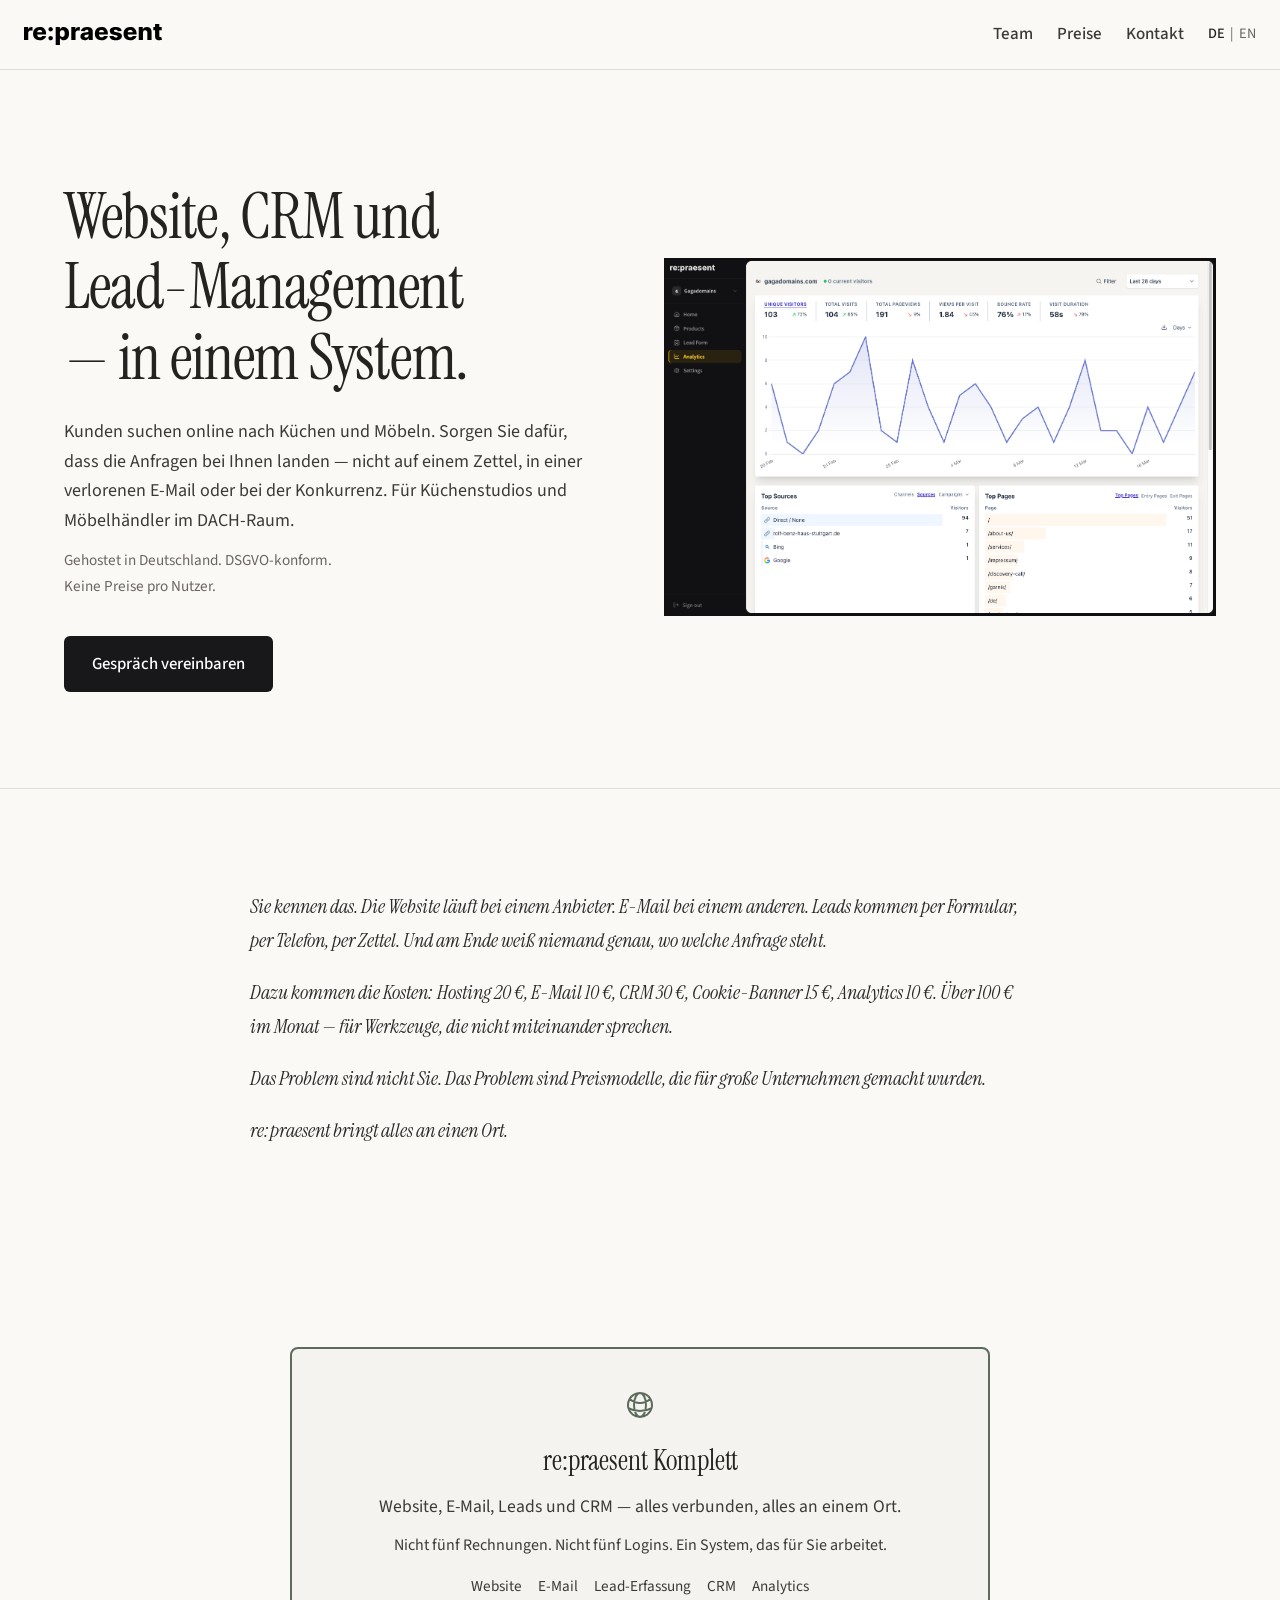
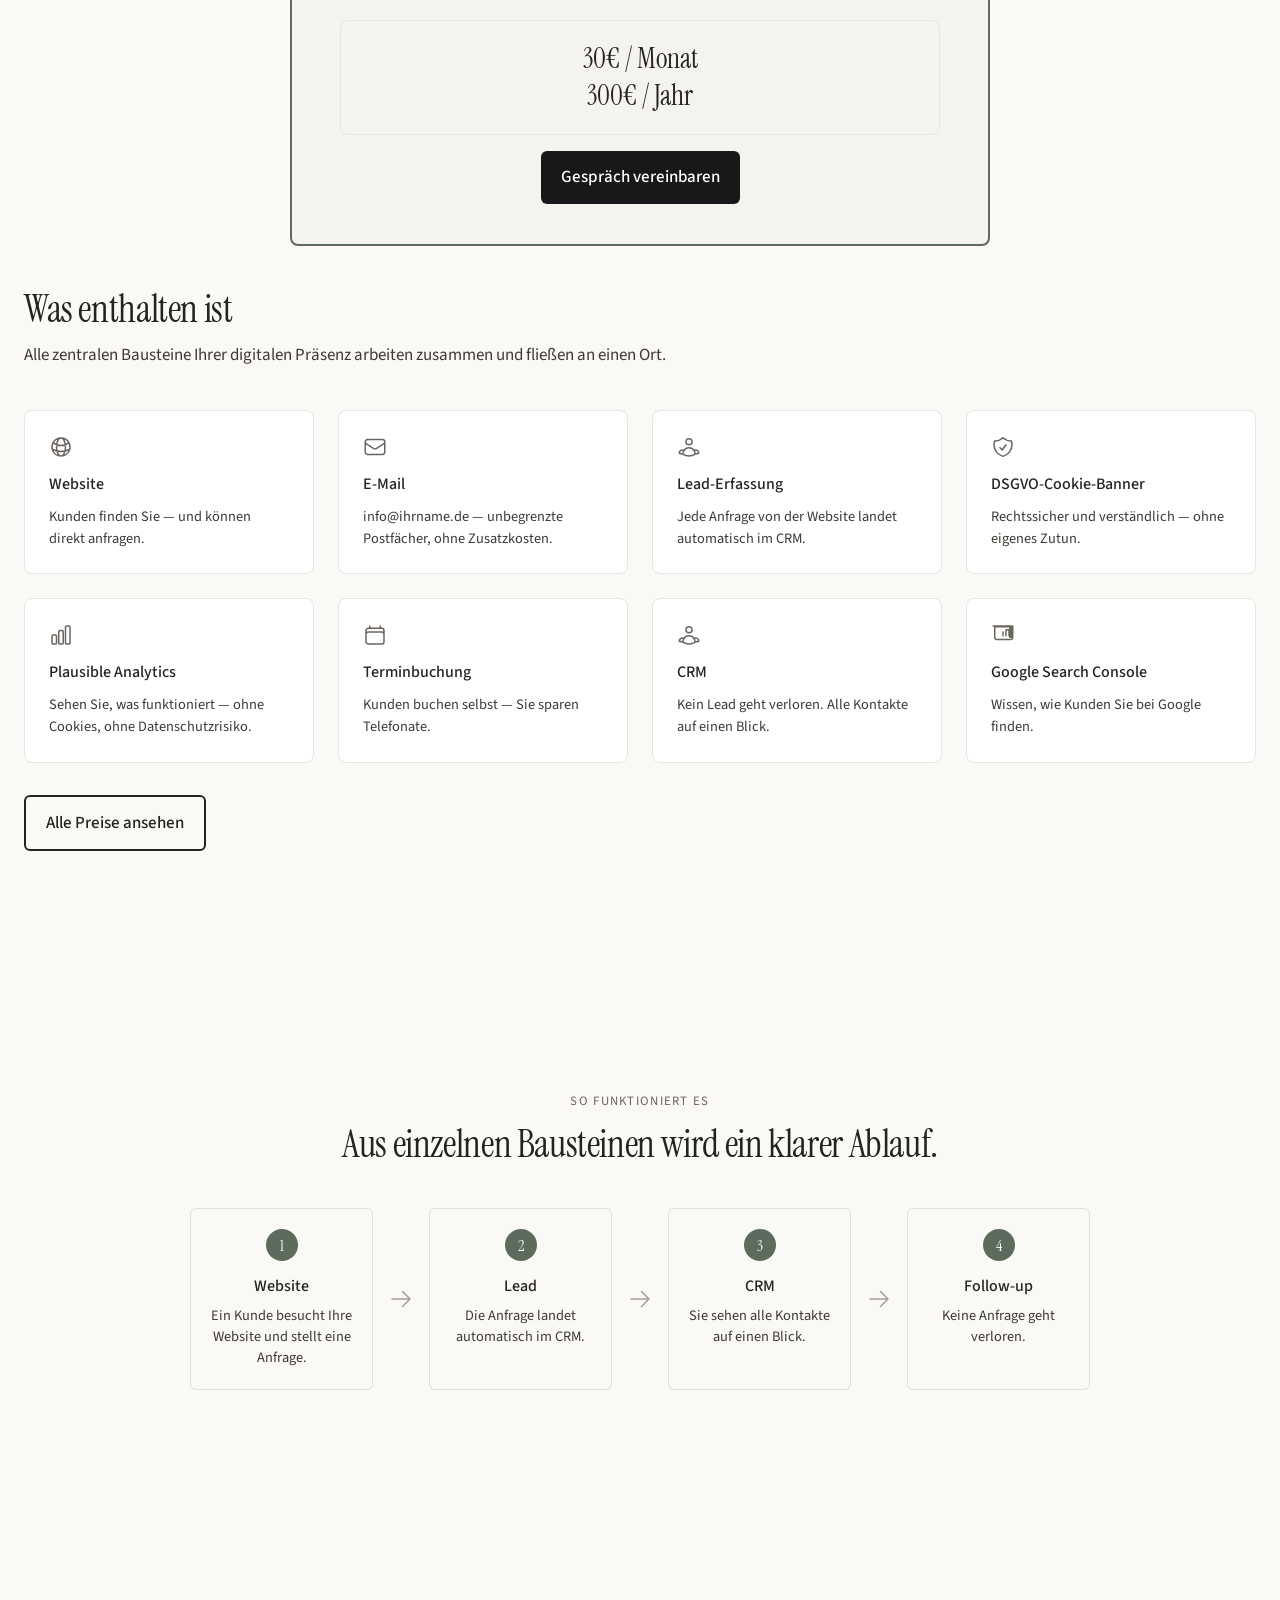
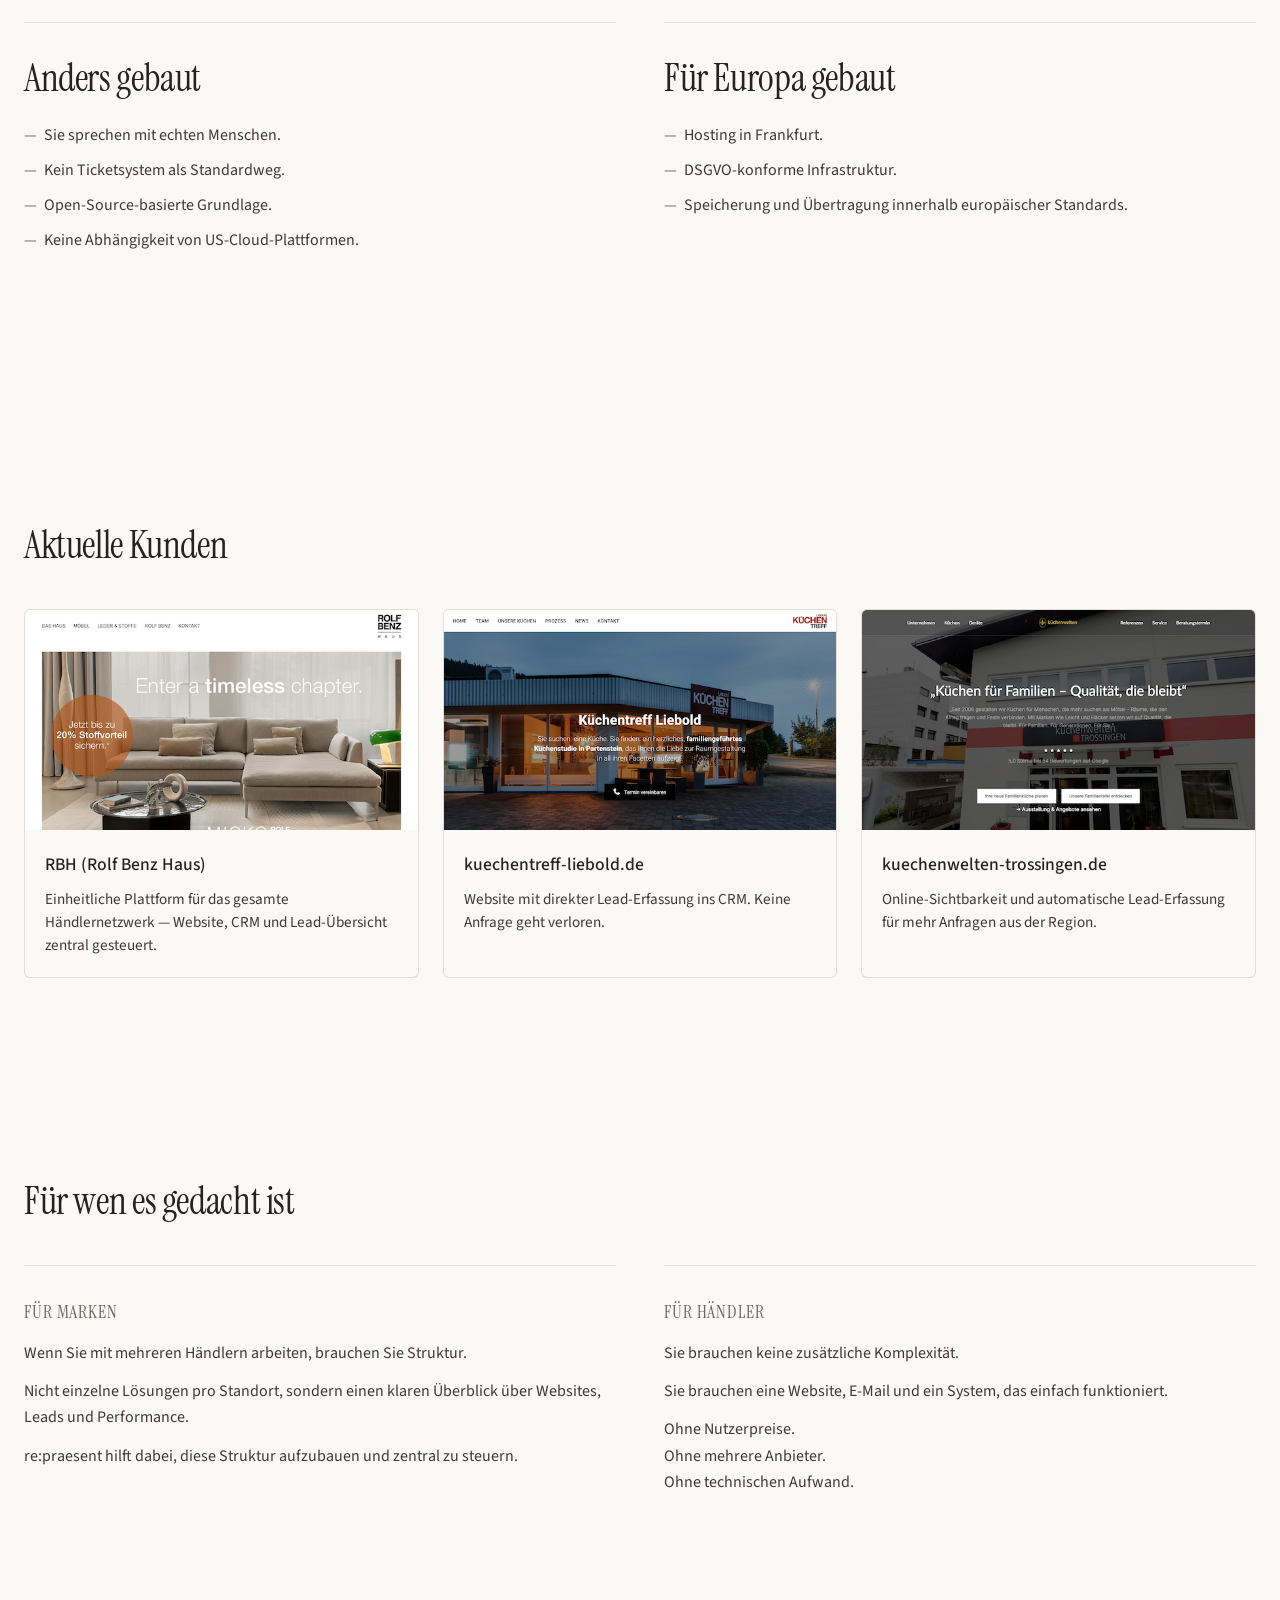
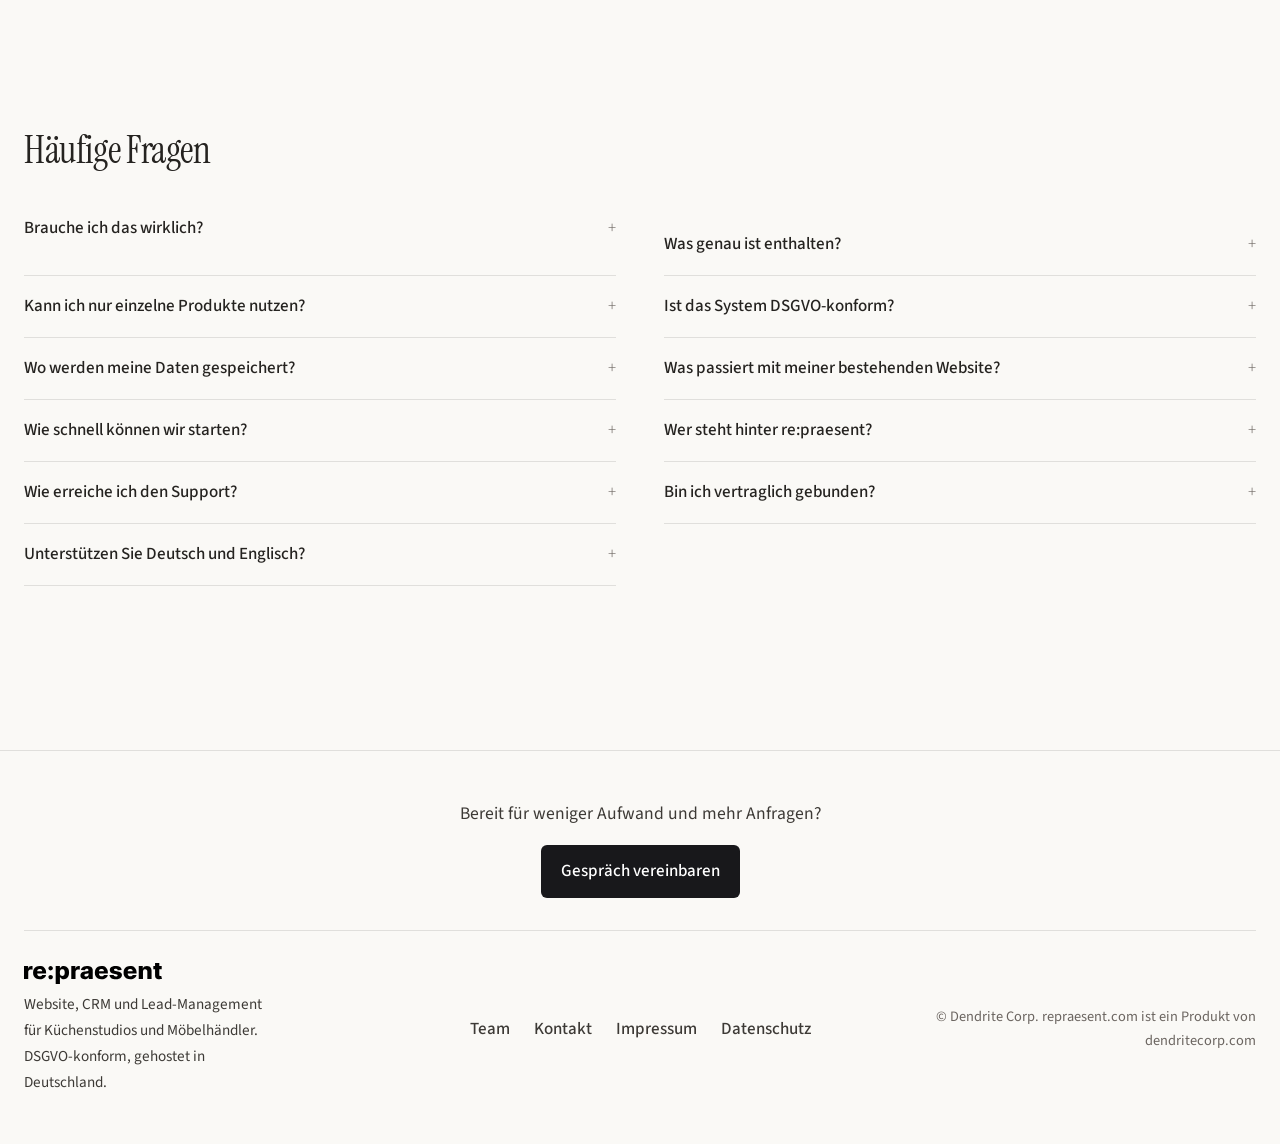
<file: index.html>
<!DOCTYPE html>
<html lang="de">
<head>
  <meta charset="utf-8" />
  <meta name="viewport" content="width=device-width, initial-scale=1" />
  <title>re:praesent — Digitale Präsenz für Küchenstudios & Möbelhändler | Website, CRM, Lead Management</title>
  <meta name="description" content="Alles für Ihre digitale Präsenz: Website für Möbelhändler, CRM für Einzelhandel, Lead Management für Küchenstudios. DSGVO-konform, gehostet in Deutschland. €30/Monat." />

  <link rel="alternate" hreflang="de" href="https://repraesent.com/" />
  <link rel="alternate" hreflang="en" href="https://repraesent.com/en/" />
  <link rel="canonical" href="https://repraesent.com/" />

  <meta property="og:type" content="website" />
  <meta property="og:url" content="https://repraesent.com/" />
  <meta property="og:title" content="re:praesent — Digitale Präsenz für Küchenstudios & Möbelhändler" />
  <meta property="og:description" content="Website für Möbelhändler, CRM für Einzelhandel, Lead Management für Küchenstudios. DSGVO-konform, gehostet in Deutschland. €30/Monat." />
  <meta property="og:locale" content="de_DE" />

  <link rel="icon" type="image/svg+xml" href="/assets/favicon/favicon.svg" />
  <link rel="stylesheet" href="css/styles.css" />
  <link rel="preconnect" href="https://fonts.googleapis.com" />
  <link rel="preconnect" href="https://fonts.gstatic.com" crossorigin />
  <link href="https://fonts.googleapis.com/css2?family=Instrument+Serif:ital@0;1&family=Source+Sans+3:ital,wght@0,400;0,500;0,600;1,400&display=swap" rel="stylesheet" />

  <script defer data-domain="repraesent.com" src="https://plausible0.gagadomains.com/js/script.file-downloads.hash.outbound-links.pageview-props.tagged-events.js"></script>
  <script>window.plausible = window.plausible || function() { (window.plausible.q = window.plausible.q || []).push(arguments) }</script>
</head>
<body data-page="home">
  <header class="site-header" id="top">
    <div class="container site-header-inner">
      <a class="brand" href="/" aria-label="re:praesent Startseite">
        <img class="brand-logo" src="assets/logo/re_praesent-mark-brand-hor.svg" alt="re:praesent" decoding="async" />
      </a>
      <nav class="site-nav" id="site-nav" aria-label="Hauptnavigation">
        <ul class="site-nav-list">
          <li><a class="site-nav-link" href="team.html">Team</a></li>
          <li><a class="site-nav-link" href="pricing.html">Preise</a></li>
          <li><a class="site-nav-link" href="contact.html">Kontakt</a></li>
          <li class="mobile-only"><a class="site-nav-link" href="impressum.html">Impressum</a></li>
          <li class="mobile-only"><a class="site-nav-link" href="privacy.html">Datenschutz</a></li>
        </ul>
        <div class="lang-switcher">
          <a href="/" aria-current="page">DE</a>
          <span aria-hidden="true">|</span>
          <a href="/en/">EN</a>
        </div>
      </nav>
      <button class="nav-toggle" type="button" aria-expanded="false" aria-controls="site-nav" aria-label="Navigation öffnen">
        <span class="nav-toggle-bar"></span>
        <span class="nav-toggle-bar"></span>
        <span class="nav-toggle-bar"></span>
      </button>
    </div>
  </header>

  <main>
    <section class="hero fade-up" id="hero">
      <div class="container hero-inner">
        <div class="hero-content">
          <h1 class="hero-title">Website, CRM und Lead-Management — in einem System.</h1>
          <p class="hero-text">Kunden suchen online nach Küchen und Möbeln. Sorgen Sie dafür, dass die Anfragen bei Ihnen landen — nicht auf einem Zettel, in einer verlorenen E-Mail oder bei der Konkurrenz. Für Küchenstudios und Möbelhändler im DACH-Raum.</p>
          <p class="hero-trust">Gehostet in Deutschland. DSGVO-konform. Keine Preise pro Nutzer.</p>
          <a class="btn" href="contact.html">Gespräch vereinbaren</a>
        </div>
        <div class="hero-visual">
          
            <img src="assets/screenshots/hero.png" alt="re:praesent" decoding="async" />
          
        </div>
      </div>
    </section>

    <section class="section story-section fade-up">
      <div class="story-container story-container-narrow">
        <div class="story-body-single story">
          <p>Sie kennen das. Die Website läuft bei einem Anbieter. E-Mail bei einem anderen. Leads kommen per Formular, per Telefon, per Zettel. Und am Ende weiß niemand genau, wo welche Anfrage steht.</p>
          <p>Dazu kommen die Kosten: Hosting 20 €, E-Mail 10 €, CRM 30 €, Cookie-Banner 15 €, Analytics 10 €. Über 100 € im Monat — für Werkzeuge, die nicht miteinander sprechen.</p>
          <p>Das Problem sind nicht Sie. Das Problem sind Preismodelle, die für große Unternehmen gemacht wurden.</p>
          <p>re:praesent bringt alles an einen Ort.</p>
        </div>
      </div>
    </section>

    <section class="section fade-up" id="product">
      <div class="container">
        <div class="card-main main-product-card pricing-hero-card fade-up">
          <span class="pricing-hero-icon" aria-hidden="true"><svg xmlns="http://www.w3.org/2000/svg" fill="none" viewBox="0 0 24 24" stroke-width="1.5" stroke="currentColor" width="32" height="32"><path stroke-linecap="round" stroke-linejoin="round" d="M12 21a9.004 9.004 0 0 0 8.716-6.747M12 21a9.004 9.004 0 0 1-8.716-6.747M12 21c2.485 0 4.5-4.03 4.5-9S14.485 3 12 3m0 18c-2.485 0-4.5-4.03-4.5-9S9.515 3 12 3m0 0a8.997 8.997 0 0 1 7.843 4.582M12 3a8.997 8.997 0 0 0-7.843 4.582m15.686 0A11.953 11.953 0 0 1 12 10.5c-2.998 0-5.74-1.1-7.843-2.918m15.686 0A8.959 8.959 0 0 1 21 12c0 .778-.099 1.533-.284 2.253m0 0A17.919 17.919 0 0 1 12 16.5c-3.162 0-6.133-.815-8.716-2.247m0 0A9.015 9.015 0 0 1 3 12c0-1.605.42-3.113 1.157-4.418" /></svg></span>
          <h3 class="pricing-hero-title">re:praesent Komplett</h3>
          <p class="pricing-hero-desc">Website, E-Mail, Leads und CRM — alles verbunden, alles an einem Ort.</p>
          <p class="pricing-hero-tagline">Nicht fünf Rechnungen. Nicht fünf Logins. Ein System, das für Sie arbeitet.</p>
          <ul class="pricing-hero-features">
            <li>Website</li>
            <li>E-Mail</li>
            <li>Lead-Erfassung</li>
            <li>CRM</li>
            <li>Analytics</li>
          </ul>
          <div class="price-box">
            <h3 class="price-box-title">30€ / Monat<br>300€ / Jahr</h3>
          </div>
          <a class="btn" href="contact.html">Gespräch vereinbaren</a>
        </div>

        <div class="section-header">
          <h2 class="section-title">Was enthalten ist</h2>
          <p class="section-description">Alle zentralen Bausteine Ihrer digitalen Präsenz arbeiten zusammen und fließen an einen Ort.</p>
        </div>
        <div class="product-cards product-cards-included">
          <div class="product-card card fade-up">
            <span class="product-card-icon" aria-hidden="true"><svg xmlns="http://www.w3.org/2000/svg" fill="none" viewBox="0 0 24 24" stroke-width="1.5" stroke="currentColor" width="24" height="24"><path stroke-linecap="round" stroke-linejoin="round" d="M12 21a9.004 9.004 0 0 0 8.716-6.747M12 21a9.004 9.004 0 0 1-8.716-6.747M12 21c2.485 0 4.5-4.03 4.5-9S14.485 3 12 3m0 18c-2.485 0-4.5-4.03-4.5-9S9.515 3 12 3m0 0a8.997 8.997 0 0 1 7.843 4.582M12 3a8.997 8.997 0 0 0-7.843 4.582m15.686 0A11.953 11.953 0 0 1 12 10.5c-2.998 0-5.74-1.1-7.843-2.918m15.686 0A8.959 8.959 0 0 1 21 12c0 .778-.099 1.533-.284 2.253m0 0A17.919 17.919 0 0 1 12 16.5c-3.162 0-6.133-.815-8.716-2.247m0 0A9.015 9.015 0 0 1 3 12c0-1.605.42-3.113 1.157-4.418" /></svg></span>
            <h3 class="product-card-name">Website</h3>
            <p class="product-card-desc">Kunden finden Sie — und können direkt anfragen.</p>
          </div>
          <div class="product-card card fade-up">
            <span class="product-card-icon" aria-hidden="true"><svg xmlns="http://www.w3.org/2000/svg" fill="none" viewBox="0 0 24 24" stroke-width="1.5" stroke="currentColor" width="24" height="24"><path stroke-linecap="round" stroke-linejoin="round" d="M21.75 6.75v10.5a2.25 2.25 0 0 1-2.25 2.25h-15a2.25 2.25 0 0 1-2.25-2.25V6.75m19.5 0A2.25 2.25 0 0 0 19.5 4.5h-15a2.25 2.25 0 0 0-2.25 2.25m19.5 0v.243a2.25 2.25 0 0 1-1.07 1.916l-7.5 4.615a2.25 2.25 0 0 1-2.36 0L3.32 8.91a2.25 2.25 0 0 1-1.07-1.916V6.75" /></svg></span>
            <h3 class="product-card-name">E-Mail</h3>
            <p class="product-card-desc">info@ihrname.de — unbegrenzte Postfächer, ohne Zusatzkosten.</p>
          </div>
          <div class="product-card card fade-up">
            <span class="product-card-icon" aria-hidden="true"><svg xmlns="http://www.w3.org/2000/svg" fill="none" viewBox="0 0 24 24" stroke-width="1.5" stroke="currentColor" width="24" height="24"><path stroke-linecap="round" stroke-linejoin="round" d="M18 18.72a9.094 9.094 0 0 0 3.741-.479 3 3 0 0 0-4.682-2.72m.94 3.198.001.031c0 .225-.012.447-.037.666A11.944 11.944 0 0 1 12 21c-2.17 0-4.207-.576-5.963-1.584A6.062 6.062 0 0 1 6 18.719m12 0a5.971 5.971 0 0 0-.941-3.197m0 0A5.995 5.995 0 0 0 12 12.75a5.995 5.995 0 0 0-5.058 2.772m0 0a3 3 0 0 0-4.681 2.72 8.986 8.986 0 0 0 3.74.477m.94-3.197a5.971 5.971 0 0 0-.94 3.197M15 6.75a3 3 0 1 1-6 0 3 3 0 0 1 6 0Z" /></svg></span>
            <h3 class="product-card-name">Lead-Erfassung</h3>
            <p class="product-card-desc">Jede Anfrage von der Website landet automatisch im CRM.</p>
          </div>
          <div class="product-card card fade-up">
            <span class="product-card-icon" aria-hidden="true"><svg xmlns="http://www.w3.org/2000/svg" fill="none" viewBox="0 0 24 24" stroke-width="1.5" stroke="currentColor" width="24" height="24"><path stroke-linecap="round" stroke-linejoin="round" d="M9 12.75 11.25 15 15 9.75m-3-7.036A11.959 11.959 0 0 1 3.598 6 11.99 11.99 0 0 0 3 9.749c0 5.592 3.824 10.29 9 11.623 5.176-1.332 9-6.03 9-11.622 0-1.31-.21-2.571-.598-3.751h-.152c-3.196 0-6.1-1.248-8.25-3.285Z" /></svg></span>
            <h3 class="product-card-name">DSGVO-Cookie-Banner</h3>
            <p class="product-card-desc">Rechtssicher und verständlich — ohne eigenes Zutun.</p>
          </div>
          <div class="product-card card fade-up">
            <span class="product-card-icon" aria-hidden="true"><svg xmlns="http://www.w3.org/2000/svg" fill="none" viewBox="0 0 24 24" stroke-width="1.5" stroke="currentColor" width="24" height="24"><path stroke-linecap="round" stroke-linejoin="round" d="M3 13.125C3 12.504 3.504 12 4.125 12h2.25c.621 0 1.125.504 1.125 1.125v6.75C7.5 20.496 6.996 21 6.375 21h-2.25A1.125 1.125 0 0 1 3 19.875v-6.75ZM9.75 8.625c0-.621.504-1.125 1.125-1.125h2.25c.621 0 1.125.504 1.125 1.125v11.25c0 .621-.504 1.125-1.125 1.125h-2.25a1.125 1.125 0 0 1-1.125-1.125V8.625ZM16.5 4.125c0-.621.504-1.125 1.125-1.125h2.25C20.496 3 21 3.504 21 4.125v15.75c0 .621-.504 1.125-1.125 1.125h-2.25a1.125 1.125 0 0 1-1.125-1.125V4.125Z" /></svg></span>
            <h3 class="product-card-name">Plausible Analytics</h3>
            <p class="product-card-desc">Sehen Sie, was funktioniert — ohne Cookies, ohne Datenschutzrisiko.</p>
          </div>
          <div class="product-card card fade-up">
            <span class="product-card-icon" aria-hidden="true"><svg xmlns="http://www.w3.org/2000/svg" fill="none" viewBox="0 0 24 24" stroke-width="1.5" stroke="currentColor" width="24" height="24"><path stroke-linecap="round" stroke-linejoin="round" d="M6.75 3v2.25M17.25 3v2.25M3 18.75V7.5a2.25 2.25 0 0 1 2.25-2.25h13.5A2.25 2.25 0 0 1 21 7.5v11.25m-18 0A2.25 2.25 0 0 0 5.25 21h13.5A2.25 2.25 0 0 0 21 18.75m-18 0v-7.5A2.25 2.25 0 0 1 5.25 9h13.5A2.25 2.25 0 0 1 21 11.25v7.5" /></svg></span>
            <h3 class="product-card-name">Terminbuchung</h3>
            <p class="product-card-desc">Kunden buchen selbst — Sie sparen Telefonate.</p>
          </div>
          <div class="product-card card fade-up">
            <span class="product-card-icon" aria-hidden="true"><svg xmlns="http://www.w3.org/2000/svg" fill="none" viewBox="0 0 24 24" stroke-width="1.5" stroke="currentColor" width="24" height="24"><path stroke-linecap="round" stroke-linejoin="round" d="M18 18.72a9.094 9.094 0 0 0 3.741-.479 3 3 0 0 0-4.682-2.72m.94 3.198.001.031c0 .225-.012.447-.037.666A11.944 11.944 0 0 1 12 21c-2.17 0-4.207-.576-5.963-1.584A6.062 6.062 0 0 1 6 18.719m12 0a5.971 5.971 0 0 0-.941-3.197m0 0A5.995 5.995 0 0 0 12 12.75a5.995 5.995 0 0 0-5.058 2.772m0 0a3 3 0 0 0-4.681 2.72 8.986 8.986 0 0 0 3.74.477m.94-3.197a5.971 5.971 0 0 0-.94 3.197M15 6.75a3 3 0 1 1-6 0 3 3 0 0 1 6 0Z" /></svg></span>
            <h3 class="product-card-name">CRM</h3>
            <p class="product-card-desc">Kein Lead geht verloren. Alle Kontakte auf einen Blick.</p>
          </div>          
          <div class="product-card card fade-up">
            <span class="product-card-icon" aria-hidden="true"><svg xmlns="http://www.w3.org/2000/svg" fill="none" viewBox="0 0 24 24" stroke-width="1.5" stroke="currentColor" width="24" height="24"><path stroke-linecap="round" stroke-linejoin="round" d="M3.75 3v11.25a2.25 2.25 0 0 0 2.25 2.25h13.5a2.25 2.25 0 0 0 2.25-2.25V3.75M3.75 3h-1.5m1.5 0h16.5m0 0h1.5m-1.5 0v11.25m0 0h-1.5m0 0V3.75m0 0H3.75m0 0h1.5M12 9v3.75m3-6v6m3-3v3m0-3v-3m0 0h-3m3 0h3" /></svg></span>
            <h3 class="product-card-name">Google Search Console</h3>
            <p class="product-card-desc">Wissen, wie Kunden Sie bei Google finden.</p>
          </div>
        </div>
        <div class="section-header" style="margin-top: 2rem;">
          <a class="btn btn-secondary" href="pricing.html">Alle Preise ansehen</a>
        </div>
      </div>
    </section>

    <section class="section how-it-works-section fade-up">
      <div class="container">
        <div class="section-header how-it-works-header">
          <p class="eyebrow">So funktioniert es</p>
          <h2 class="section-title">Aus einzelnen Bausteinen wird ein klarer Ablauf.</h2>
        </div>
        <div class="flow-cards">
          <div class="flow-card fade-up">
            <span class="flow-card-step" aria-hidden="true">1</span>
            <h3>Website</h3>
            <p>Ein Kunde besucht Ihre Website und stellt eine Anfrage.</p>
          </div>
          <span class="flow-arrow-svg" aria-hidden="true"><svg xmlns="http://www.w3.org/2000/svg" fill="none" viewBox="0 0 24 24" stroke-width="1.5" stroke="currentColor" width="32" height="32"><path stroke-linecap="round" stroke-linejoin="round" d="M13.5 4.5 21 12m0 0-7.5 7.5M21 12H3" /></svg></span>
          <div class="flow-card fade-up">
            <span class="flow-card-step" aria-hidden="true">2</span>
            <h3>Lead</h3>
            <p>Die Anfrage landet automatisch im CRM.</p>
          </div>
          <span class="flow-arrow-svg" aria-hidden="true"><svg xmlns="http://www.w3.org/2000/svg" fill="none" viewBox="0 0 24 24" stroke-width="1.5" stroke="currentColor" width="32" height="32"><path stroke-linecap="round" stroke-linejoin="round" d="M13.5 4.5 21 12m0 0-7.5 7.5M21 12H3" /></svg></span>
          <div class="flow-card fade-up">
            <span class="flow-card-step" aria-hidden="true">3</span>
            <h3>CRM</h3>
            <p>Sie sehen alle Kontakte auf einen Blick.</p>
          </div>
          <span class="flow-arrow-svg" aria-hidden="true"><svg xmlns="http://www.w3.org/2000/svg" fill="none" viewBox="0 0 24 24" stroke-width="1.5" stroke="currentColor" width="32" height="32"><path stroke-linecap="round" stroke-linejoin="round" d="M13.5 4.5 21 12m0 0-7.5 7.5M21 12H3" /></svg></span>
          <div class="flow-card fade-up">
            <span class="flow-card-step" aria-hidden="true">4</span>
            <h3>Follow-up</h3>
            <p>Keine Anfrage geht verloren.</p>
          </div>
        </div>
      </div>
    </section>

    <section class="section built-europe-section fade-up">
      <div class="container">
        <div class="built-europe-grid">
          <div class="built-differently-block">
            <h2 class="section-title">Anders gebaut</h2>
            <ul class="problem-list">
              <li>Sie sprechen mit echten Menschen.</li>
              <li>Kein Ticketsystem als Standardweg.</li>
              <li>Open-Source-basierte Grundlage.</li>
              <li>Keine Abhängigkeit von US-Cloud-Plattformen.</li>
            </ul>
          </div>
          <div class="gdpr-block">
            <h2 class="section-title">Für Europa gebaut</h2>
            <ul class="problem-list">
              <li>Hosting in Frankfurt.</li>
              <li>DSGVO-konforme Infrastruktur.</li>
              <li>Speicherung und Übertragung innerhalb europäischer Standards.</li>
            </ul>
          </div>
        </div>
      </div>
    </section>

    <section class="section clients-section fade-up">
      <div class="container">
        <div class="section-header">
          <h2 class="section-title">Aktuelle Kunden</h2>
        </div>
        <div class="client-cards">
          <a class="client-card fade-up" href="https://rolfbenz-haus-berlin.de" target="_blank" rel="noopener">
            <div class="client-card-image">
              <img src="assets/screenshots/rolfbenz-haus-berlin.de.png" alt="RBH (Rolf Benz Haus)" />
            </div>
            <div class="client-card-body">
              <h3>RBH (Rolf Benz Haus)</h3>
              <p>Einheitliche Plattform für das gesamte Händlernetzwerk — Website, CRM und Lead-Übersicht zentral gesteuert.</p>
            </div>
          </a>
          <a class="client-card fade-up" href="https://kuechentreff-liebold.de" target="_blank" rel="noopener">
            <div class="client-card-image">
              <img src="assets/screenshots/kuechentreff-liebold.de.png" alt="kuechentreff-liebold.de" />
            </div>
            <div class="client-card-body">
              <h3>kuechentreff-liebold.de</h3>
              <p>Website mit direkter Lead-Erfassung ins CRM. Keine Anfrage geht verloren.</p>
            </div>
          </a>
          <a class="client-card fade-up" href="https://kuechenwelten-trossingen.de" target="_blank" rel="noopener">
            <div class="client-card-image">
              <img src="assets/screenshots/kuechenwelten-trossingen.de.png" alt="kuechenwelten-trossingen.de" />
            </div>
            <div class="client-card-body">
              <h3>kuechenwelten-trossingen.de</h3>
              <p>Online-Sichtbarkeit und automatische Lead-Erfassung für mehr Anfragen aus der Region.</p>
            </div>
          </a>
        </div>
      </div>
    </section>

    <section class="section fade-up">
      <div class="container container-wide">
        <div class="section-header">
          <h2 class="section-title">Für wen es gedacht ist</h2>
        </div>
        <div class="audience-split">
          <div class="audience-block-brands">
            <h3>Für Marken</h3>
            <p class="audience-intro">Wenn Sie mit mehreren Händlern arbeiten, brauchen Sie Struktur.</p>
            <p>Nicht einzelne Lösungen pro Standort, sondern einen klaren Überblick über Websites, Leads und Performance.</p>
            <p>re:praesent hilft dabei, diese Struktur aufzubauen und zentral zu steuern.</p>
          </div>
          <div class="audience-block-retailers">
            <h3>Für Händler</h3>
            <p class="audience-intro">Sie brauchen keine zusätzliche Komplexität.</p>
            <p>Sie brauchen eine Website, E-Mail und ein System, das einfach funktioniert.</p>
            <p>Ohne Nutzerpreise.<br>Ohne mehrere Anbieter.<br>Ohne technischen Aufwand.</p>
          </div>
        </div>
      </div>
    </section>

    <section class="section faq fade-up">
      <div class="container">
        <div class="section-header faq-header">
          <h2 class="section-title">Häufige Fragen</h2>
        </div>
        <div class="faq-items">
          <details>
            <summary>Brauche ich das wirklich?</summary>
            <p>Wenn Anfragen per E-Mail, Telefon und Formular reinkommen und niemand den Überblick hat — ja. re:praesent sorgt dafür, dass kein Lead verloren geht und Sie alles an einem Ort sehen.</p>
          </details>
          <details>
            <summary>Was genau ist enthalten?</summary>
            <p>Website, E-Mail, Lead-Erfassung, CRM, Terminbuchung, Analytics und Cookie-Banner — alles verbunden. Für Möbelhändler und Küchenstudios bedeutet das: ein System statt vieler Tools.</p>
          </details>
          <details>
            <summary>Kann ich nur einzelne Produkte nutzen?</summary>
            <p>Ja. Das Paket bietet den besten Wert, aber jede Komponente — Website, E-Mail, CRM, Analytics — ist einzeln verfügbar.</p>
          </details>
          <details>
            <summary>Ist das System DSGVO-konform?</summary>
            <p>Ja. Hosting in Frankfurt, Deutschland. Verschlüsselte Übertragung und Speicherung. Keine Abhängigkeit von US-Cloud-Plattformen.</p>
          </details>
          <details>
            <summary>Wo werden meine Daten gespeichert?</summary>
            <p>In Frankfurt, Deutschland oder anderen EU-Regionen. Verschlüsselte Übertragung und Speicherung.</p>
          </details>
          <details>
            <summary>Was passiert mit meiner bestehenden Website?</summary>
            <p>Wir übernehmen die Migration komplett. Wenn Sie bereits eine WordPress-Seite haben, ziehen wir sie kostenlos um. Andere Websites können wir in ein modernes WordPress-Template überführen. Ihre bestehende Seite bleibt online, bis alles bereit ist.</p>
          </details>
          <details>
            <summary>Wie schnell können wir starten?</summary>
            <p>Die meisten Einrichtungen sind innerhalb von zwei Wochen abgeschlossen.</p>
          </details>
          <details>
            <summary>Wer steht hinter re:praesent?</summary>
            <p>Seit über 5 Jahren arbeiten wir mit Küchenstudios und Möbelhändlern im DACH-Raum. Persönlicher Kontakt, kein Ticketsystem. Sie sprechen direkt mit uns.</p>
          </details>
          <details>
            <summary>Wie erreiche ich den Support?</summary>
            <p>Direkt. Per E-Mail, Telefon oder Video-Call. Kein Ticketsystem, keine Warteschlange. Sie sprechen mit echten Menschen, die Ihr Setup kennen.</p>
          </details>
          <details>
            <summary>Bin ich vertraglich gebunden?</summary>
            <p>Nein. Sie können monatlich oder jährlich zahlen. Es gibt keine langfristigen Vertragsbindungen.</p>
          </details>
          <details>
            <summary>Unterstützen Sie Deutsch und Englisch?</summary>
            <p>Ja. Wir arbeiten mit DACH-Unternehmen in beiden Sprachen.</p>
          </details>
        </div>
      </div>
    </section>
  </main>

  <footer class="site-footer">
    <div class="container footer-inner">
      <div class="footer-cta">
        <p class="footer-cta-text">Bereit für weniger Aufwand und mehr Anfragen?</p>
        <a class="btn" href="contact.html">Gespräch vereinbaren</a>
      </div>
      <div class="footer-brand">
        <img class="brand-logo" src="assets/logo/re_praesent-mark-brand-hor.svg" alt="re:praesent" decoding="async" />
        <p class="footer-text">Website, CRM und Lead-Management für Küchenstudios und Möbelhändler. DSGVO-konform, gehostet in Deutschland.</p>
      </div>
      <div class="footer-links">
        <a href="team.html">Team</a>
        <a href="contact.html">Kontakt</a>
        <a href="impressum.html">Impressum</a>
        <a href="privacy.html">Datenschutz</a>
      </div>
      <div class="footer-meta">
        <p>© Dendrite Corp. repraesent.com ist ein Produkt von dendritecorp.com</p>
      </div>
    </div>
  </footer>

  <script src="js/script.js"></script>
  <script src="js/form.js"></script>
</body>
</html>
</file>
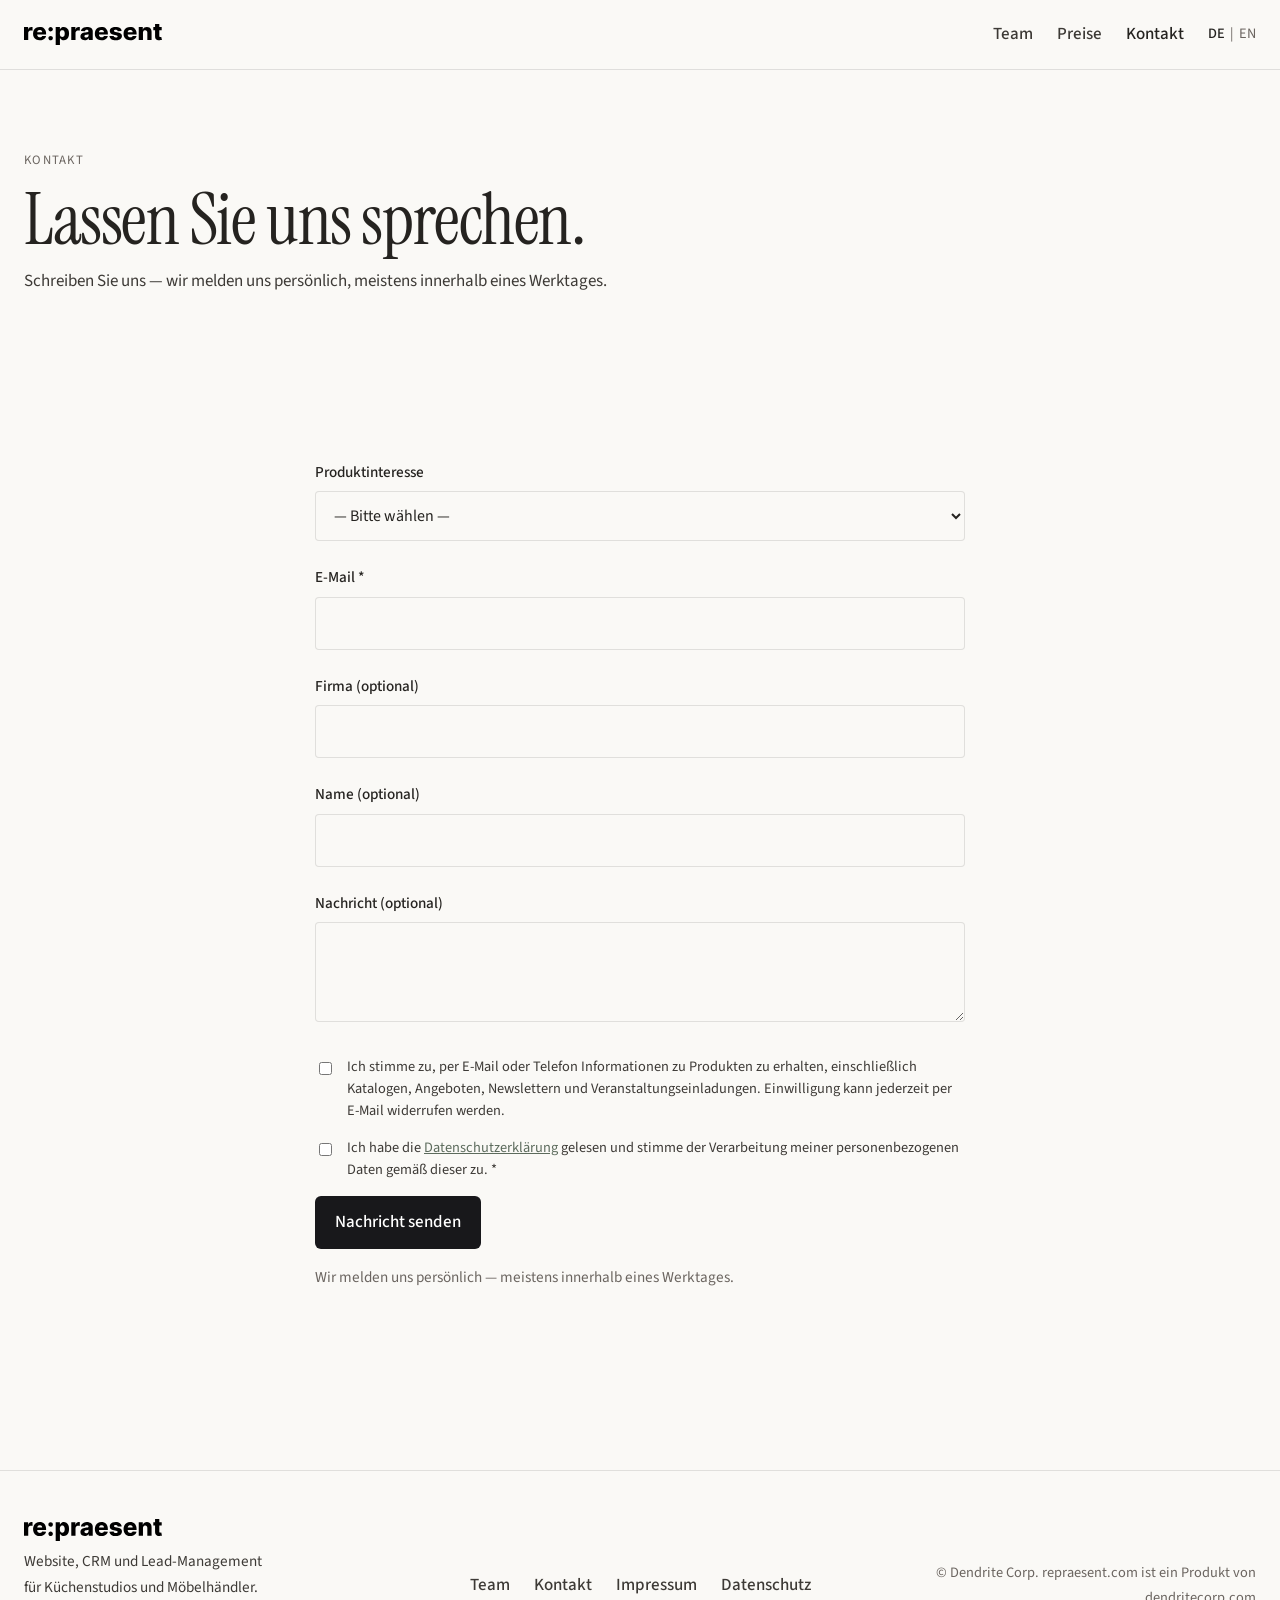
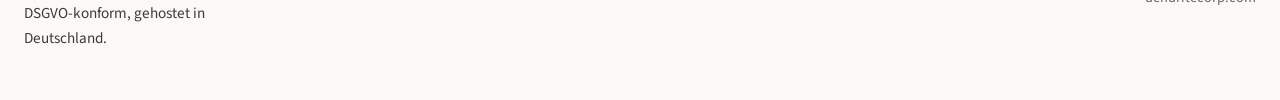
<file: contact.html>
<!DOCTYPE html>
<html lang="de">
<head>
  <meta charset="utf-8" />
  <meta name="viewport" content="width=device-width, initial-scale=1" />
  <title>re:praesent — Kontakt</title>
  <meta name="description" content="Kontaktieren Sie re:praesent. Wir melden uns kurzfristig bei Ihnen." />

  <link rel="alternate" hreflang="de" href="https://repraesent.com/contact.html" />
  <link rel="alternate" hreflang="en" href="https://repraesent.com/en/contact.html" />
  <link rel="canonical" href="https://repraesent.com/contact.html" />

  <link rel="icon" type="image/svg+xml" href="/assets/favicon/favicon.svg" />
  <link rel="stylesheet" href="css/styles.css" />
  <link rel="preconnect" href="https://fonts.googleapis.com" />
  <link rel="preconnect" href="https://fonts.gstatic.com" crossorigin />
  <link href="https://fonts.googleapis.com/css2?family=Instrument+Serif:ital@0;1&family=Source+Sans+3:ital,wght@0,400;0,500;0,600;1,400&display=swap" rel="stylesheet" />

  <script defer data-domain="repraesent.com" src="https://plausible0.gagadomains.com/js/script.file-downloads.hash.outbound-links.pageview-props.tagged-events.js"></script>
  <script>window.plausible = window.plausible || function() { (window.plausible.q = window.plausible.q || []).push(arguments) }</script>
</head>
<body data-page="contact">
  <header class="site-header" id="top">
    <div class="container site-header-inner">
      <a class="brand" href="/" aria-label="re:praesent Startseite">
        <img class="brand-logo" src="assets/logo/re_praesent-mark-brand-hor.svg" alt="re:praesent" decoding="async" />
      </a>
      <nav class="site-nav" id="site-nav" aria-label="Hauptnavigation">
        <ul class="site-nav-list">
          <li><a class="site-nav-link" href="team.html">Team</a></li>
          <li><a class="site-nav-link" href="pricing.html">Preise</a></li>
          <li><a class="site-nav-link" href="contact.html" aria-current="page">Kontakt</a></li>
          <li class="mobile-only"><a class="site-nav-link" href="impressum.html">Impressum</a></li>
          <li class="mobile-only"><a class="site-nav-link" href="privacy.html">Datenschutz</a></li>
        </ul>
        <div class="lang-switcher">
          <a href="/contact.html" aria-current="page">DE</a>
          <span aria-hidden="true">|</span>
          <a href="/en/contact.html">EN</a>
        </div>
      </nav>
      <button class="nav-toggle" type="button" aria-expanded="false" aria-controls="site-nav" aria-label="Navigation öffnen">
        <span class="nav-toggle-bar"></span>
        <span class="nav-toggle-bar"></span>
        <span class="nav-toggle-bar"></span>
      </button>
    </div>
  </header>

  <main>
    <section class="team-hero">
      <div class="container">
        <p class="eyebrow">Kontakt</p>
        <h1 class="section-title">Lassen Sie uns sprechen.</h1>
        <p class="section-description">Schreiben Sie uns — wir melden uns persönlich, meistens innerhalb eines Werktages.</p>
      </div>
    </section>

    <section class="section" id="lead-form">
      <div class="container">
        <form id="contact-form" class="lead-form" novalidate>
          <div class="form-group">
            <label for="cf-product">Produktinteresse</label>
            <select id="cf-product" name="product_interest">
              <option value="">— Bitte wählen —</option>
              <option value="bundle">re:praesent Komplett (Paket)</option>
              <option value="individual">Einzelprodukte</option>
              <option value="social">Social Media Management</option>
              <option value="ads">Advertising Management</option>
              <option value="content">Content Updates</option>
              <option value="other">Sonstiges</option>
            </select>
          </div>
          <div class="form-group">
            <label for="cf-email">E-Mail *</label>
            <input type="email" id="cf-email" name="email" required>
          </div>
          <div class="form-group">
            <label for="cf-company">Firma (optional)</label>
            <input type="text" id="cf-company" name="company">
          </div>
          <div class="form-group">
            <label for="cf-name">Name (optional)</label>
            <input type="text" id="cf-name" name="name">
          </div>
          <div class="form-group">
            <label for="cf-message">Nachricht (optional)</label>
            <textarea id="cf-message" name="message"></textarea>
          </div>
          <div class="form-checkbox">
            <input type="checkbox" id="cf-consent-marketing" name="consent_marketing">
            <label for="cf-consent-marketing">Ich stimme zu, per E-Mail oder Telefon Informationen zu Produkten zu erhalten, einschließlich Katalogen, Angeboten, Newslettern und Veranstaltungseinladungen. Einwilligung kann jederzeit per E-Mail widerrufen werden.</label>
          </div>
          <div class="form-checkbox">
            <input type="checkbox" id="cf-consent-privacy" name="consent_privacy" required>
            <label for="cf-consent-privacy">Ich habe die <a href="privacy.html">Datenschutzerklärung</a> gelesen und stimme der Verarbeitung meiner personenbezogenen Daten gemäß dieser zu. *</label>
          </div>
          <button type="submit" class="btn">Nachricht senden</button>
          <p class="form-note">Wir melden uns persönlich — meistens innerhalb eines Werktages.</p>
          <div id="cf-feedback" class="form-feedback" aria-live="polite" hidden></div>
        </form>
      </div>
    </section>
  </main>

  <footer class="site-footer">
    <div class="container footer-inner">      
      <div class="footer-brand">
        <img class="brand-logo" src="assets/logo/re_praesent-mark-brand-hor.svg" alt="re:praesent" decoding="async" />
        <p class="footer-text">Website, CRM und Lead-Management für Küchenstudios und Möbelhändler. DSGVO-konform, gehostet in Deutschland.</p>
      </div>
      <div class="footer-links">
        <a href="team.html">Team</a>
        <a href="contact.html" aria-current="page">Kontakt</a>
        <a href="impressum.html">Impressum</a>
        <a href="privacy.html">Datenschutz</a>
      </div>
      <div class="footer-meta">
        <p>© Dendrite Corp. repraesent.com ist ein Produkt von dendritecorp.com</p>
      </div>
    </div>
  </footer>

  <script src="js/script.js"></script>
  <script src="js/form.js"></script>
</body>
</html>
</file>
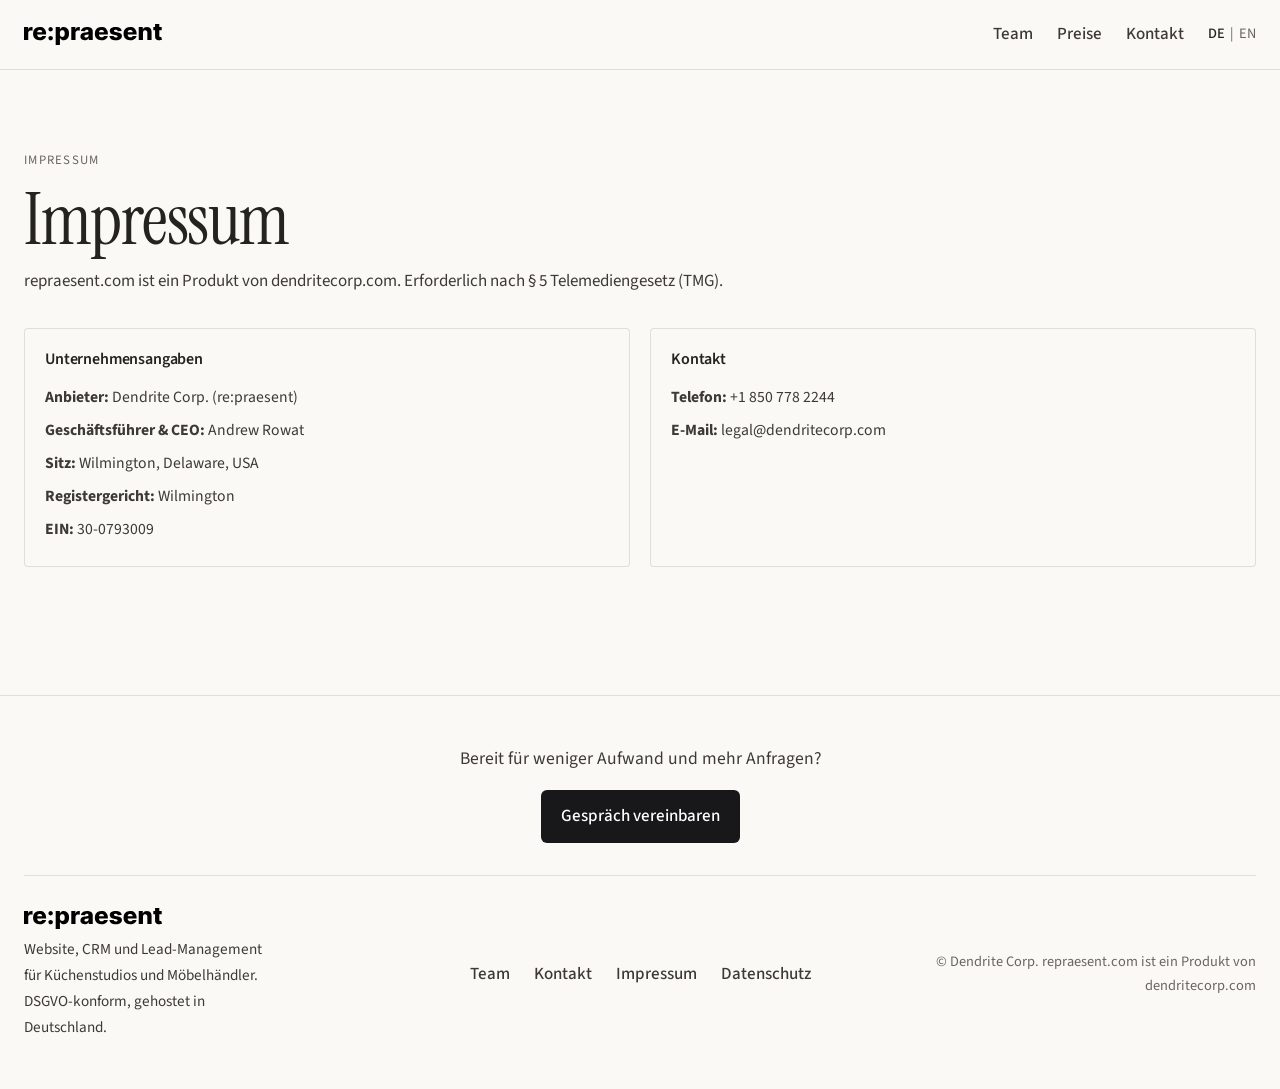
<file: impressum.html>
<!DOCTYPE html>
<html lang="de">
<head>
  <meta charset="utf-8" />
  <meta name="viewport" content="width=device-width, initial-scale=1" />
  <title>re:praesent — Impressum</title>
  <meta name="description" content="Impressum und Anbieterinformationen für repraesent.com, ein Produkt von dendritecorp.com." />

  <link rel="alternate" hreflang="de" href="https://repraesent.com/impressum.html" />
  <link rel="alternate" hreflang="en" href="https://repraesent.com/en/impressum.html" />
  <link rel="canonical" href="https://repraesent.com/impressum.html" />

  <link rel="icon" type="image/svg+xml" href="/assets/favicon/favicon.svg" />
  <link rel="stylesheet" href="css/styles.css" />
  <link rel="preconnect" href="https://fonts.googleapis.com" />
  <link rel="preconnect" href="https://fonts.gstatic.com" crossorigin />
  <link href="https://fonts.googleapis.com/css2?family=Instrument+Serif:ital@0;1&family=Source+Sans+3:ital,wght@0,400;0,500;0,600;1,400&display=swap" rel="stylesheet" />

  <script defer data-domain="repraesent.com" src="https://plausible0.gagadomains.com/js/script.file-downloads.hash.outbound-links.pageview-props.tagged-events.js"></script>
  <script>window.plausible = window.plausible || function() { (window.plausible.q = window.plausible.q || []).push(arguments) }</script>
</head>
<body data-page="impressum">
  <header class="site-header" id="top">
    <div class="container site-header-inner">
      <a class="brand" href="/" aria-label="re:praesent Startseite">
        <img class="brand-logo" src="assets/logo/re_praesent-mark-brand-hor.svg" alt="re:praesent" decoding="async" />
      </a>
      <nav class="site-nav" id="site-nav" aria-label="Hauptnavigation">
        <ul class="site-nav-list">
          <li><a class="site-nav-link" href="team.html">Team</a></li>
          <li><a class="site-nav-link" href="pricing.html">Preise</a></li>
          <li><a class="site-nav-link" href="contact.html">Kontakt</a></li>
          <li class="mobile-only"><a class="site-nav-link" href="impressum.html">Impressum</a></li>
          <li class="mobile-only"><a class="site-nav-link" href="privacy.html">Datenschutz</a></li>
        </ul>
        <div class="lang-switcher">
          <a href="/impressum.html" aria-current="page">DE</a>
          <span aria-hidden="true">|</span>
          <a href="/en/impressum.html">EN</a>
        </div>
      </nav>
      <button class="nav-toggle" type="button" aria-expanded="false" aria-controls="site-nav" aria-label="Navigation öffnen">
        <span class="nav-toggle-bar"></span>
        <span class="nav-toggle-bar"></span>
        <span class="nav-toggle-bar"></span>
      </button>
    </div>
  </header>

  <main>
    <section class="legal-hero">
      <div class="container">
        <p class="eyebrow">Impressum</p>
        <h1 class="section-title">Impressum</h1>
        <p class="section-description">
          repraesent.com ist ein Produkt von dendritecorp.com. Erforderlich nach § 5 Telemediengesetz (TMG).
        </p>
        <div class="legal-grid">
          <div class="legal-card">
            <h2>Unternehmensangaben</h2>
            <ul class="legal-list">
              <li><strong>Anbieter:</strong> Dendrite Corp. (re:praesent)</li>
              <li><strong>Geschäftsführer & CEO:</strong> Andrew Rowat</li>
              <li><strong>Sitz:</strong> Wilmington, Delaware, USA</li>
              <li><strong>Registergericht:</strong> Wilmington</li>
              <li><strong>EIN:</strong> 30-0793009</li>
            </ul>
          </div>
          <div class="legal-card">
            <h2>Kontakt</h2>
            <ul class="legal-list">
              <li><strong>Telefon:</strong> +1 850 778 2244</li>
              <li><strong>E-Mail:</strong> legal@dendritecorp.com</li>
            </ul>
          </div>
        </div>
      </div>
    </section>    
  </main>

  <footer class="site-footer">
    <div class="container footer-inner">
      <div class="footer-cta">
        <p class="footer-cta-text">Bereit für weniger Aufwand und mehr Anfragen?</p>
        <a class="btn" href="contact.html">Gespräch vereinbaren</a>
      </div>
      <div class="footer-brand">
        <img class="brand-logo" src="assets/logo/re_praesent-mark-brand-hor.svg" alt="re:praesent" decoding="async" />
        <p class="footer-text">Website, CRM und Lead-Management für Küchenstudios und Möbelhändler. DSGVO-konform, gehostet in Deutschland.</p>
      </div>
      <div class="footer-links">
        <a href="team.html">Team</a>
        <a href="contact.html">Kontakt</a>
        <a href="impressum.html" aria-current="page">Impressum</a>
        <a href="privacy.html">Datenschutz</a>
      </div>
      <div class="footer-meta">
        <p>© Dendrite Corp. repraesent.com ist ein Produkt von dendritecorp.com</p>
      </div>
    </div>
  </footer>

  <script src="js/script.js"></script>
  <script src="js/form.js"></script>
</body>
</html>
</file>
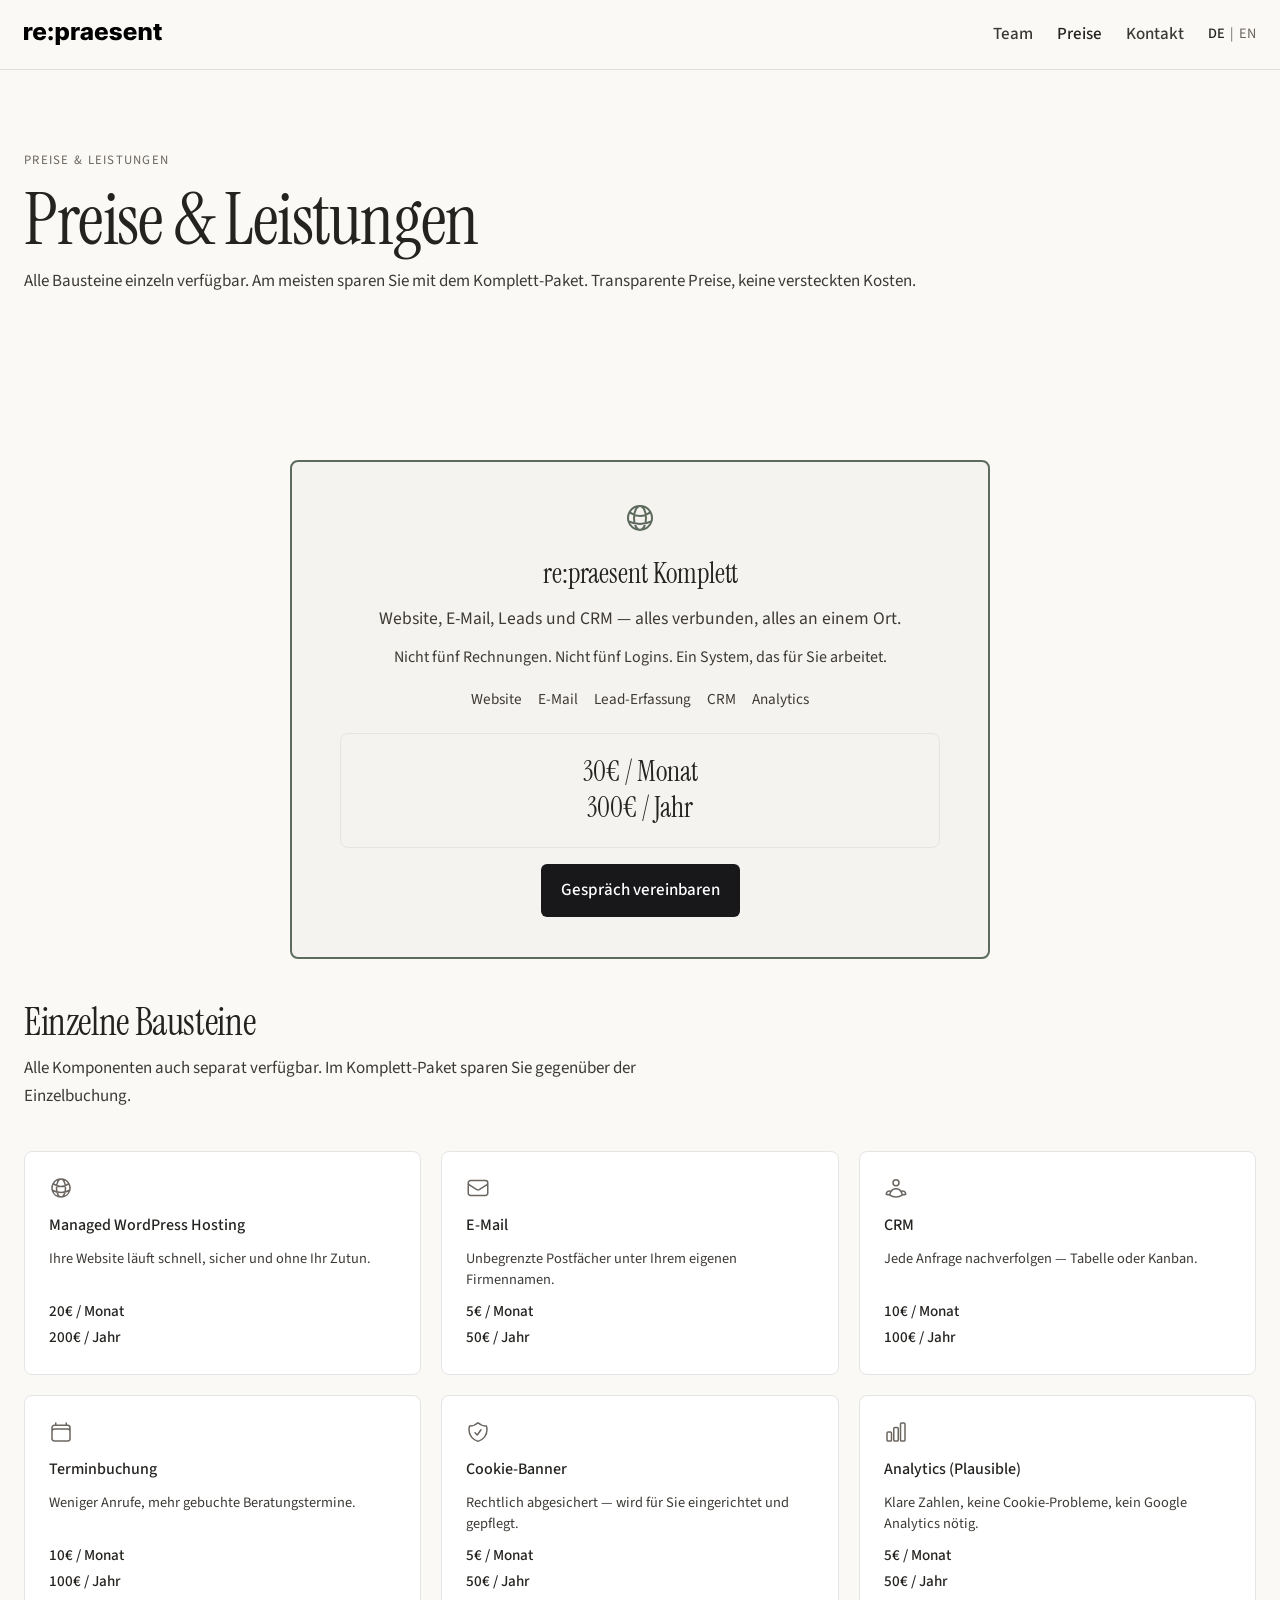
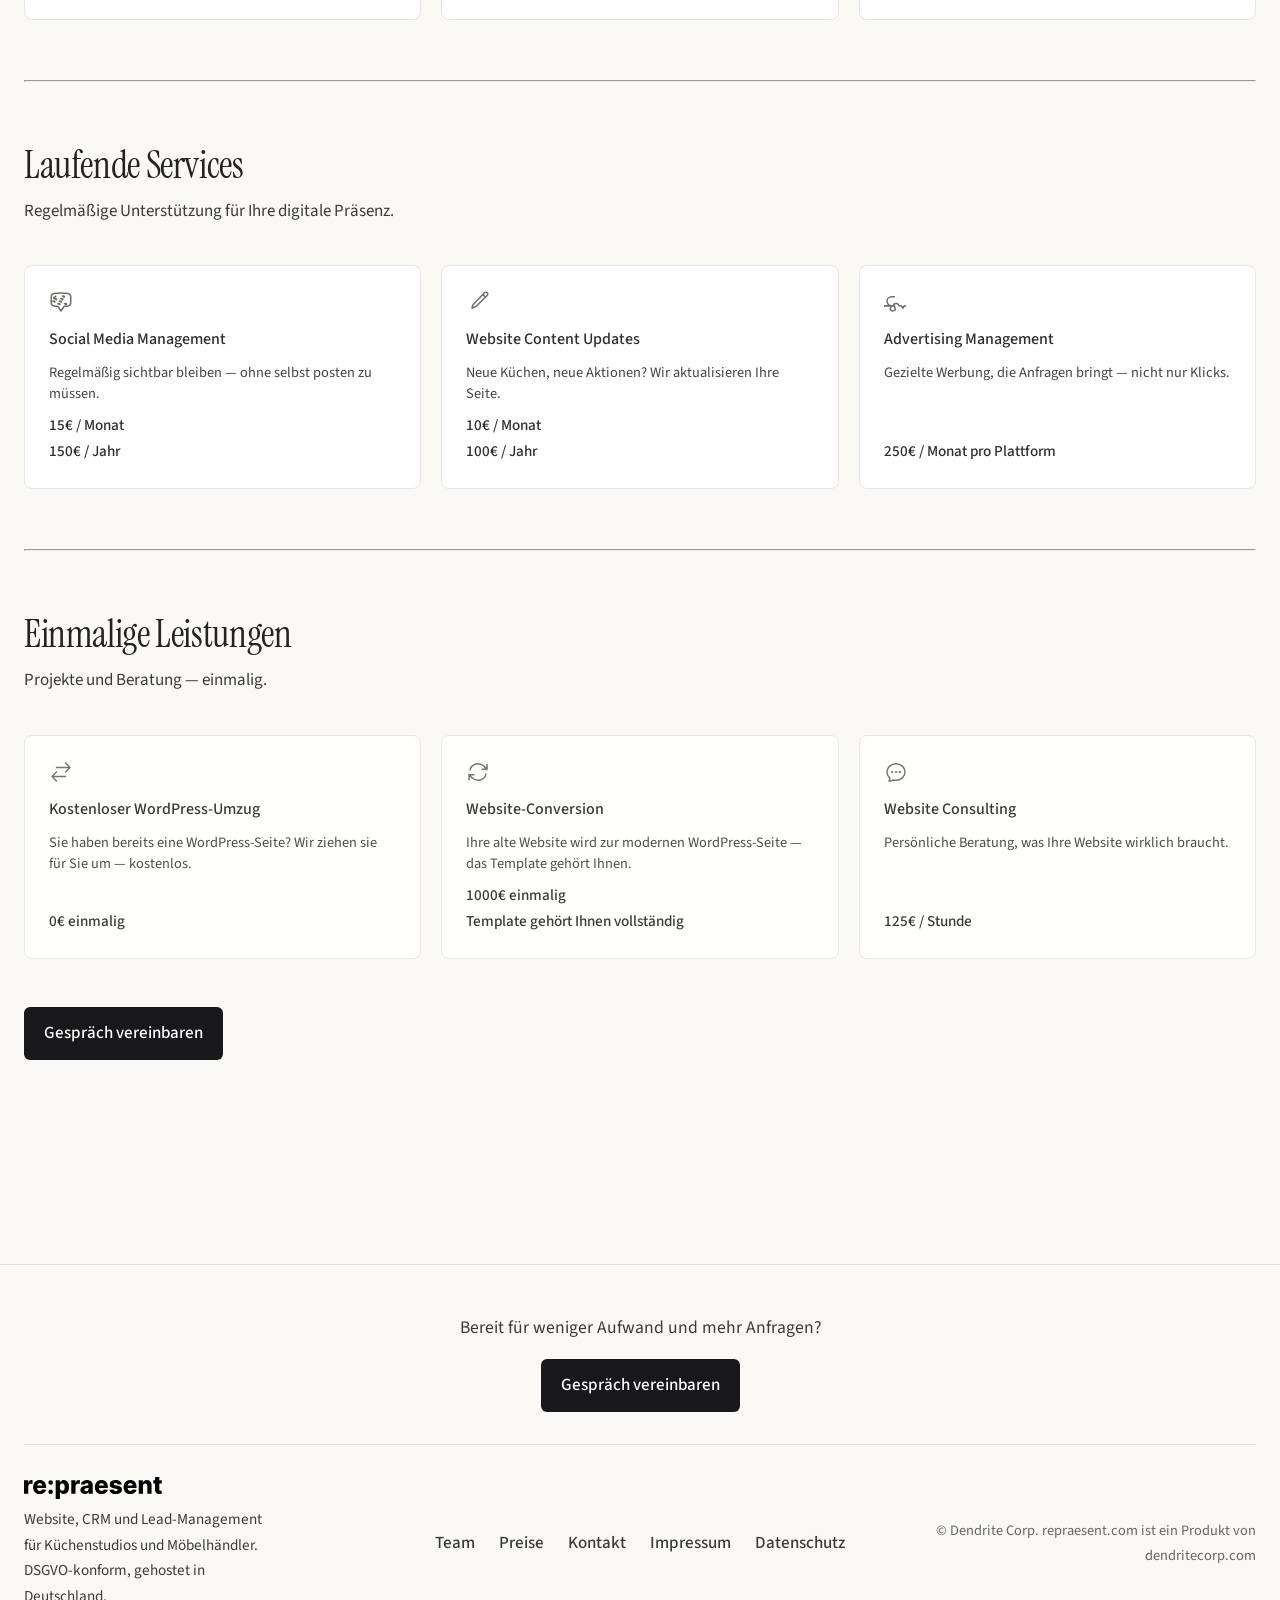
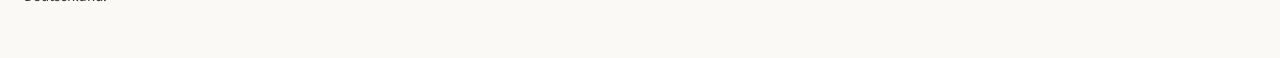
<file: pricing.html>
<!DOCTYPE html>
<html lang="de">
<head>
  <meta charset="utf-8" />
  <meta name="viewport" content="width=device-width, initial-scale=1" />
  <title>re:praesent — Preise & Leistungen</title>
  <meta name="description" content="Einzeln verfügbare Bausteine und zusätzliche Leistungen: Managed WordPress Hosting, E-Mail, CRM, Social Media Management und mehr. Transparente Preise." />

  <link rel="alternate" hreflang="de" href="https://repraesent.com/pricing.html" />
  <link rel="alternate" hreflang="en" href="https://repraesent.com/en/pricing.html" />
  <link rel="canonical" href="https://repraesent.com/pricing.html" />

  <link rel="icon" type="image/svg+xml" href="/assets/favicon/favicon.svg" />
  <link rel="stylesheet" href="css/styles.css" />
  <link rel="preconnect" href="https://fonts.googleapis.com" />
  <link rel="preconnect" href="https://fonts.gstatic.com" crossorigin />
  <link href="https://fonts.googleapis.com/css2?family=Instrument+Serif:ital@0;1&family=Source+Sans+3:ital,wght@0,400;0,500;0,600;1,400&display=swap" rel="stylesheet" />

  <script defer data-domain="repraesent.com" src="https://plausible0.gagadomains.com/js/script.file-downloads.hash.outbound-links.pageview-props.tagged-events.js"></script>
  <script>window.plausible = window.plausible || function() { (window.plausible.q = window.plausible.q || []).push(arguments) }</script>
</head>
<body data-page="pricing">
  <header class="site-header" id="top">
    <div class="container site-header-inner">
      <a class="brand" href="/" aria-label="re:praesent Startseite">
        <img class="brand-logo" src="assets/logo/re_praesent-mark-brand-hor.svg" alt="re:praesent" decoding="async" />
      </a>
      <nav class="site-nav" id="site-nav" aria-label="Hauptnavigation">
        <ul class="site-nav-list">
          <li><a class="site-nav-link" href="team.html">Team</a></li>
          <li><a class="site-nav-link" href="pricing.html" aria-current="page">Preise</a></li>
          <li><a class="site-nav-link" href="contact.html">Kontakt</a></li>
          <li class="mobile-only"><a class="site-nav-link" href="impressum.html">Impressum</a></li>
          <li class="mobile-only"><a class="site-nav-link" href="privacy.html">Datenschutz</a></li>
        </ul>
        <div class="lang-switcher">
          <a href="/pricing.html" aria-current="page">DE</a>
          <span aria-hidden="true">|</span>
          <a href="/en/pricing.html">EN</a>
        </div>
      </nav>
      <button class="nav-toggle" type="button" aria-expanded="false" aria-controls="site-nav" aria-label="Navigation öffnen">
        <span class="nav-toggle-bar"></span>
        <span class="nav-toggle-bar"></span>
        <span class="nav-toggle-bar"></span>
      </button>
    </div>
  </header>

  <main>
    <section class="team-hero">
      <div class="container">
        <p class="eyebrow">Preise & Leistungen</p>
        <h1 class="section-title">Preise &amp; Leistungen</h1>
        <p class="section-description">
          Alle Bausteine einzeln verfügbar. Am meisten sparen Sie mit dem Komplett-Paket. Transparente Preise, keine versteckten Kosten.
        </p>
      </div>
    </section>

    <section class="section fade-up">
      <div class="container">
        <div class="card-main main-product-card pricing-hero-card fade-up">
          <span class="pricing-hero-icon" aria-hidden="true"><svg xmlns="http://www.w3.org/2000/svg" fill="none" viewBox="0 0 24 24" stroke-width="1.5" stroke="currentColor" width="32" height="32"><path stroke-linecap="round" stroke-linejoin="round" d="M12 21a9.004 9.004 0 0 0 8.716-6.747M12 21a9.004 9.004 0 0 1-8.716-6.747M12 21c2.485 0 4.5-4.03 4.5-9S14.485 3 12 3m0 18c-2.485 0-4.5-4.03-4.5-9S9.515 3 12 3m0 0a8.997 8.997 0 0 1 7.843 4.582M12 3a8.997 8.997 0 0 0-7.843 4.582m15.686 0A11.953 11.953 0 0 1 12 10.5c-2.998 0-5.74-1.1-7.843-2.918m15.686 0A8.959 8.959 0 0 1 21 12c0 .778-.099 1.533-.284 2.253m0 0A17.919 17.919 0 0 1 12 16.5c-3.162 0-6.133-.815-8.716-2.247m0 0A9.015 9.015 0 0 1 3 12c0-1.605.42-3.113 1.157-4.418" /></svg></span>
          <h3 class="pricing-hero-title">re:praesent Komplett</h3>
          <p class="pricing-hero-desc">Website, E-Mail, Leads und CRM — alles verbunden, alles an einem Ort.</p>
          <p class="pricing-hero-tagline">Nicht fünf Rechnungen. Nicht fünf Logins. Ein System, das für Sie arbeitet.</p>
          <ul class="pricing-hero-features">
            <li>Website</li>
            <li>E-Mail</li>
            <li>Lead-Erfassung</li>
            <li>CRM</li>
            <li>Analytics</li>
          </ul>
          <div class="price-box">
            <h3 class="price-box-title">30€ / Monat<br>300€ / Jahr</h3>
          </div>
          <a class="btn" href="contact.html">Gespräch vereinbaren</a>
        </div>

        <div class="section-header">
          <h2 class="section-title">Einzelne Bausteine</h2>
          <p class="section-description">Alle Komponenten auch separat verfügbar. Im Komplett-Paket sparen Sie gegenüber der Einzelbuchung.</p>
        </div>
        <div class="product-cards product-cards-merged grid-3col components-group-core">
          <div class="product-card card fade-up">
            <span class="product-card-icon" aria-hidden="true"><svg xmlns="http://www.w3.org/2000/svg" fill="none" viewBox="0 0 24 24" stroke-width="1.5" stroke="currentColor" width="24" height="24"><path stroke-linecap="round" stroke-linejoin="round" d="M12 21a9.004 9.004 0 0 0 8.716-6.747M12 21a9.004 9.004 0 0 1-8.716-6.747M12 21c2.485 0 4.5-4.03 4.5-9S14.485 3 12 3m0 18c-2.485 0-4.5-4.03-4.5-9S9.515 3 12 3m0 0a8.997 8.997 0 0 1 7.843 4.582M12 3a8.997 8.997 0 0 0-7.843 4.582m15.686 0A11.953 11.953 0 0 1 12 10.5c-2.998 0-5.74-1.1-7.843-2.918m15.686 0A8.959 8.959 0 0 1 21 12c0 .778-.099 1.533-.284 2.253m0 0A17.919 17.919 0 0 1 12 16.5c-3.162 0-6.133-.815-8.716-2.247m0 0A9.015 9.015 0 0 1 3 12c0-1.605.42-3.113 1.157-4.418" /></svg></span>
            <h3 class="product-card-name">Managed WordPress Hosting</h3>
            <p class="product-card-desc">Ihre Website läuft schnell, sicher und ohne Ihr Zutun.</p>
            <p class="product-card-price">20€ / Monat<br>200€ / Jahr</p>
          </div>
          <div class="product-card card fade-up">
            <span class="product-card-icon" aria-hidden="true"><svg xmlns="http://www.w3.org/2000/svg" fill="none" viewBox="0 0 24 24" stroke-width="1.5" stroke="currentColor" width="24" height="24"><path stroke-linecap="round" stroke-linejoin="round" d="M21.75 6.75v10.5a2.25 2.25 0 0 1-2.25 2.25h-15a2.25 2.25 0 0 1-2.25-2.25V6.75m19.5 0A2.25 2.25 0 0 0 19.5 4.5h-15a2.25 2.25 0 0 0-2.25 2.25m19.5 0v.243a2.25 2.25 0 0 1-1.07 1.916l-7.5 4.615a2.25 2.25 0 0 1-2.36 0L3.32 8.91a2.25 2.25 0 0 1-1.07-1.916V6.75" /></svg></span>
            <h3 class="product-card-name">E-Mail</h3>
            <p class="product-card-desc">Unbegrenzte Postfächer unter Ihrem eigenen Firmennamen.</p>
            <p class="product-card-price">5€ / Monat<br>50€ / Jahr</p>
          </div>
          <div class="product-card card fade-up">
            <span class="product-card-icon" aria-hidden="true"><svg xmlns="http://www.w3.org/2000/svg" fill="none" viewBox="0 0 24 24" stroke-width="1.5" stroke="currentColor" width="24" height="24"><path stroke-linecap="round" stroke-linejoin="round" d="M18 18.72a9.094 9.094 0 0 0 3.741-.479 3 3 0 0 0-4.682-2.72m.94 3.198.001.031c0 .225-.012.447-.037.666A11.944 11.944 0 0 1 12 21c-2.17 0-4.207-.576-5.963-1.584A6.062 6.062 0 0 1 6 18.719m12 0a5.971 5.971 0 0 0-.941-3.197m0 0A5.995 5.995 0 0 0 12 12.75a5.995 5.995 0 0 0-5.058 2.772m0 0a3 3 0 0 0-4.681 2.72 8.986 8.986 0 0 0 3.74.477m.94-3.197a5.971 5.971 0 0 0-.94 3.197M15 6.75a3 3 0 1 1-6 0 3 3 0 0 1 6 0Z" /></svg></span>
            <h3 class="product-card-name">CRM</h3>
            <p class="product-card-desc">Jede Anfrage nachverfolgen — Tabelle oder Kanban.</p>
            <p class="product-card-price">10€ / Monat<br>100€ / Jahr</p>
          </div>
          <div class="product-card card fade-up">
            <span class="product-card-icon" aria-hidden="true"><svg xmlns="http://www.w3.org/2000/svg" fill="none" viewBox="0 0 24 24" stroke-width="1.5" stroke="currentColor" width="24" height="24"><path stroke-linecap="round" stroke-linejoin="round" d="M6.75 3v2.25M17.25 3v2.25M3 18.75V7.5a2.25 2.25 0 0 1 2.25-2.25h13.5A2.25 2.25 0 0 1 21 7.5v11.25m-18 0A2.25 2.25 0 0 0 5.25 21h13.5A2.25 2.25 0 0 0 21 18.75m-18 0v-7.5A2.25 2.25 0 0 1 5.25 9h13.5A2.25 2.25 0 0 1 21 11.25v7.5" /></svg></span>
            <h3 class="product-card-name">Terminbuchung</h3>
            <p class="product-card-desc">Weniger Anrufe, mehr gebuchte Beratungstermine.</p>
            <p class="product-card-price">10€ / Monat<br>100€ / Jahr</p>
          </div>
          <div class="product-card card fade-up">
            <span class="product-card-icon" aria-hidden="true"><svg xmlns="http://www.w3.org/2000/svg" fill="none" viewBox="0 0 24 24" stroke-width="1.5" stroke="currentColor" width="24" height="24"><path stroke-linecap="round" stroke-linejoin="round" d="M9 12.75 11.25 15 15 9.75m-3-7.036A11.959 11.959 0 0 1 3.598 6 11.99 11.99 0 0 0 3 9.749c0 5.592 3.824 10.29 9 11.623 5.176-1.332 9-6.03 9-11.622 0-1.31-.21-2.571-.598-3.751h-.152c-3.196 0-6.1-1.248-8.25-3.285Z" /></svg></span>
            <h3 class="product-card-name">Cookie-Banner</h3>
            <p class="product-card-desc">Rechtlich abgesichert — wird für Sie eingerichtet und gepflegt.</p>
            <p class="product-card-price">5€ / Monat<br>50€ / Jahr</p>
          </div>
          <div class="product-card card fade-up">
            <span class="product-card-icon" aria-hidden="true"><svg xmlns="http://www.w3.org/2000/svg" fill="none" viewBox="0 0 24 24" stroke-width="1.5" stroke="currentColor" width="24" height="24"><path stroke-linecap="round" stroke-linejoin="round" d="M3 13.125C3 12.504 3.504 12 4.125 12h2.25c.621 0 1.125.504 1.125 1.125v6.75C7.5 20.496 6.996 21 6.375 21h-2.25A1.125 1.125 0 0 1 3 19.875v-6.75ZM9.75 8.625c0-.621.504-1.125 1.125-1.125h2.25c.621 0 1.125.504 1.125 1.125v11.25c0 .621-.504 1.125-1.125 1.125h-2.25a1.125 1.125 0 0 1-1.125-1.125V8.625ZM16.5 4.125c0-.621.504-1.125 1.125-1.125h2.25C20.496 3 21 3.504 21 4.125v15.75c0 .621-.504 1.125-1.125 1.125h-2.25a1.125 1.125 0 0 1-1.125-1.125V4.125Z" /></svg></span>
            <h3 class="product-card-name">Analytics (Plausible)</h3>
            <p class="product-card-desc">Klare Zahlen, keine Cookie-Probleme, kein Google Analytics nötig.</p>
            <p class="product-card-price">5€ / Monat<br>50€ / Jahr</p>
          </div>
        </div>
        <hr class="hr">
        <div class="section-header">
          <h2 class="section-title">Laufende Services</h2>
          <p class="section-description">Regelmäßige Unterstützung für Ihre digitale Präsenz.</p>
        </div>
        <div class="product-cards product-cards-merged grid-3col components-group-ongoing">
          <div class="product-card card fade-up">
            <span class="product-card-icon" aria-hidden="true"><svg xmlns="http://www.w3.org/2000/svg" fill="none" viewBox="0 0 24 24" stroke-width="1.5" stroke="currentColor" width="24" height="24"><path stroke-linecap="round" stroke-linejoin="round" d="M6.827 6.175A2.31 2.31 0 0 1 5.186 7.23c-.38.154-.576.652-.318 1.027zm6.5 0a2.31 2.31 0 0 1 1.641-.055c.38.154.576.652.318 1.027zm-1.5 2.5a2.31 2.31 0 0 1 1.641-.055c.38.154.576.652.318 1.027zm-6.5 0a2.31 2.31 0 0 1 1.641-.055c.38.154.576.652.318 1.027zm-1.5 2.5a2.31 2.31 0 0 1 1.641-.055c.38.154.576.652.318 1.027zm6.5 0a2.31 2.31 0 0 1 1.641-.055c.38.154.576.652.318 1.027zm-1.5 2.5a2.31 2.31 0 0 1 1.641-.055c.38.154.576.652.318 1.027zm6.5 0a2.31 2.31 0 0 1 1.641-.055c.38.154.576.652.318 1.027z" /><path stroke-linecap="round" stroke-linejoin="round" d="M2.25 12.76c0 1.6 1.123 2.994 2.707 3.227 1.068.157 2.148.279 3.238.364.466.037.893.281 1.153.671L12 21l2.652-3.978c.26-.39.687-.634 1.153-.67 1.09-.086 2.17-.208 3.238-.365 1.584-.233 2.707-1.626 2.707-3.228V6.741c0-1.602-1.123-2.995-2.707-3.228A48.394 48.394 0 0 0 12 3c-2.392 0-4.744.175-7.043.513C3.373 3.746 2.25 5.14 2.25 6.741v6.018z" /></svg></span>
            <h3 class="product-card-name">Social Media Management</h3>
            <p class="product-card-desc">Regelmäßig sichtbar bleiben — ohne selbst posten zu müssen.</p>
            <p class="product-card-price">15€ / Monat<br>150€ / Jahr</p>
          </div>
          <div class="product-card card fade-up">
            <span class="product-card-icon" aria-hidden="true"><svg xmlns="http://www.w3.org/2000/svg" fill="none" viewBox="0 0 24 24" stroke-width="1.5" stroke="currentColor" width="24" height="24"><path stroke-linecap="round" stroke-linejoin="round" d="M16.862 4.487l1.687-1.688a1.875 1.875 0 1 1 2.652 2.652L10.582 16.07a4.5 4.5 0 0 1-1.897 1.13L6 18l.8-2.685a4.5 4.5 0 0 1 1.13-1.897l8.932-8.931zm0 0L19.5 7.125" /></svg></span>
            <h3 class="product-card-name">Website Content Updates</h3>
            <p class="product-card-desc">Neue Küchen, neue Aktionen? Wir aktualisieren Ihre Seite.</p>
            <p class="product-card-price">10€ / Monat<br>100€ / Jahr</p>
          </div>
          <div class="product-card card fade-up">
            <span class="product-card-icon" aria-hidden="true"><svg xmlns="http://www.w3.org/2000/svg" fill="none" viewBox="0 0 24 24" stroke-width="1.5" stroke="currentColor" width="24" height="24"><path stroke-linecap="round" stroke-linejoin="round" d="M10.34 15.84c-.688-.06-1.386-.09-2.09-.09H7.5a4.5 4.5 0 1 1 0-9h.75c.704 0 1.402-.03 2.09-.09m0 9.18c.253.962.584 1.892.985 2.783.247.55.06 1.21-.463 1.511l-.657.38a2.25 2.25 0 0 1-2.712 0l-.657-.38c-.523-.301-.71-.96-.463-1.51a12.96 12.96 0 0 1 .985-2.783m0 0c-.688-.06-1.386-.09-2.09-.09H7.5a4.5 4.5 0 1 1 0-9h.75c.704 0 1.402-.03 2.09-.09m0 9.18a23.848 23.848 0 0 1-7.284 0m0 0a23.682 23.682 0 0 1-8.686 0H9.5a2.25 2.25 0 0 1 2.25-2.25h.75a2.25 2.25 0 0 1 2.25 2.25h1.5a2.25 2.25 0 0 1 2.25 2.25h.75a2.25 2.25 0 0 1 2.25-2.25H21" /></svg></span>
            <h3 class="product-card-name">Advertising Management</h3>
            <p class="product-card-desc">Gezielte Werbung, die Anfragen bringt — nicht nur Klicks.</p>
            <p class="product-card-price">250€ / Monat pro Plattform</p>
          </div>
        </div>
        <hr class="hr">
        <div class="section-header">
          <h2 class="section-title">Einmalige Leistungen</h2>
          <p class="section-description">Projekte und Beratung — einmalig.</p>
        </div>
        <div class="product-cards product-cards-merged grid-3col components-group-onetime">
          <div class="product-card card fade-up">
            <span class="product-card-icon" aria-hidden="true"><svg xmlns="http://www.w3.org/2000/svg" fill="none" viewBox="0 0 24 24" stroke-width="1.5" stroke="currentColor" width="24" height="24"><path stroke-linecap="round" stroke-linejoin="round" d="M7.5 21 3 16.5m0 0L7.5 12M3 16.5h13.5m0-13.5L21 7.5m0 0L16.5 12M21 7.5H7.5" /></svg></span>
            <h3 class="product-card-name">Kostenloser WordPress-Umzug</h3>
            <p class="product-card-desc">Sie haben bereits eine WordPress-Seite? Wir ziehen sie für Sie um — kostenlos.</p>
            <p class="product-card-price">0€ einmalig</p>
          </div>
          <div class="product-card card fade-up">
            <span class="product-card-icon" aria-hidden="true"><svg xmlns="http://www.w3.org/2000/svg" fill="none" viewBox="0 0 24 24" stroke-width="1.5" stroke="currentColor" width="24" height="24"><path stroke-linecap="round" stroke-linejoin="round" d="M16.023 9.348h4.992v-.001M2.985 19.644v-4.992m0 0h4.992m-4.993 0 3.181 3.183a8.25 8.25 0 0 0 13.803-3.7M4.031 9.865a8.25 8.25 0 0 1 13.803-3.7l3.181 3.182m0-4.991v4.99" /></svg></span>
            <h3 class="product-card-name">Website-Conversion</h3>
            <p class="product-card-desc">Ihre alte Website wird zur modernen WordPress-Seite — das Template gehört Ihnen.</p>
            <p class="product-card-price">1000€ einmalig<br>Template gehört Ihnen vollständig</p>
          </div>
          <div class="product-card card fade-up">
            <span class="product-card-icon" aria-hidden="true"><svg xmlns="http://www.w3.org/2000/svg" fill="none" viewBox="0 0 24 24" stroke-width="1.5" stroke="currentColor" width="24" height="24"><path stroke-linecap="round" stroke-linejoin="round" d="M8.625 12a.375.375 0 1 1-.75 0 .375.375 0 0 1 .75 0Zm0 0H8.25m4.125 0h.375m-.375 0a.375.375 0 1 1-.75 0 .375.375 0 0 1 .75 0Zm0 0H12m4.125 0h.375m-.375 0a.375.375 0 1 1-.75 0 .375.375 0 0 1 .75 0Zm0 0h-.375M21 12c0 4.556-4.03 8.25-9 8.25a9.764 9.764 0 0 1-2.555-.337A5.972 5.972 0 0 1 5.41 20.97a5.969 5.969 0 0 1-.474-.065 4.48 4.48 0 0 0 .978-2.025c.09-.457-.133-.901-.467-1.226C3.93 16.178 3 14.189 3 12c0-4.556 4.03-8.25 9-8.25s9 3.694 9 8.25Z" /></svg></span>
            <h3 class="product-card-name">Website Consulting</h3>
            <p class="product-card-desc">Persönliche Beratung, was Ihre Website wirklich braucht.</p>
            <p class="product-card-price">125€ / Stunde</p>
          </div>
        </div>
        <div class="section-header" style="margin-top: 3rem;">
          <a class="btn" href="contact.html">Gespräch vereinbaren</a>
        </div>
      </div>
    </section>
  </main>

  <footer class="site-footer">
    <div class="container footer-inner">
      <div class="footer-cta">
        <p class="footer-cta-text">Bereit für weniger Aufwand und mehr Anfragen?</p>
        <a class="btn" href="contact.html">Gespräch vereinbaren</a>
      </div>
      <div class="footer-brand">
        <img class="brand-logo" src="assets/logo/re_praesent-mark-brand-hor.svg" alt="re:praesent" decoding="async" />
        <p class="footer-text">Website, CRM und Lead-Management für Küchenstudios und Möbelhändler. DSGVO-konform, gehostet in Deutschland.</p>
      </div>
      <div class="footer-links">
        <a href="team.html">Team</a>
        <a href="pricing.html">Preise</a>
        <a href="contact.html">Kontakt</a>
        <a href="impressum.html">Impressum</a>
        <a href="privacy.html">Datenschutz</a>
      </div>
      <div class="footer-meta">
        <p>© Dendrite Corp. repraesent.com ist ein Produkt von dendritecorp.com</p>
      </div>
    </div>
  </footer>

  <script src="js/script.js"></script>
  <script src="js/form.js"></script>
</body>
</html>
</file>
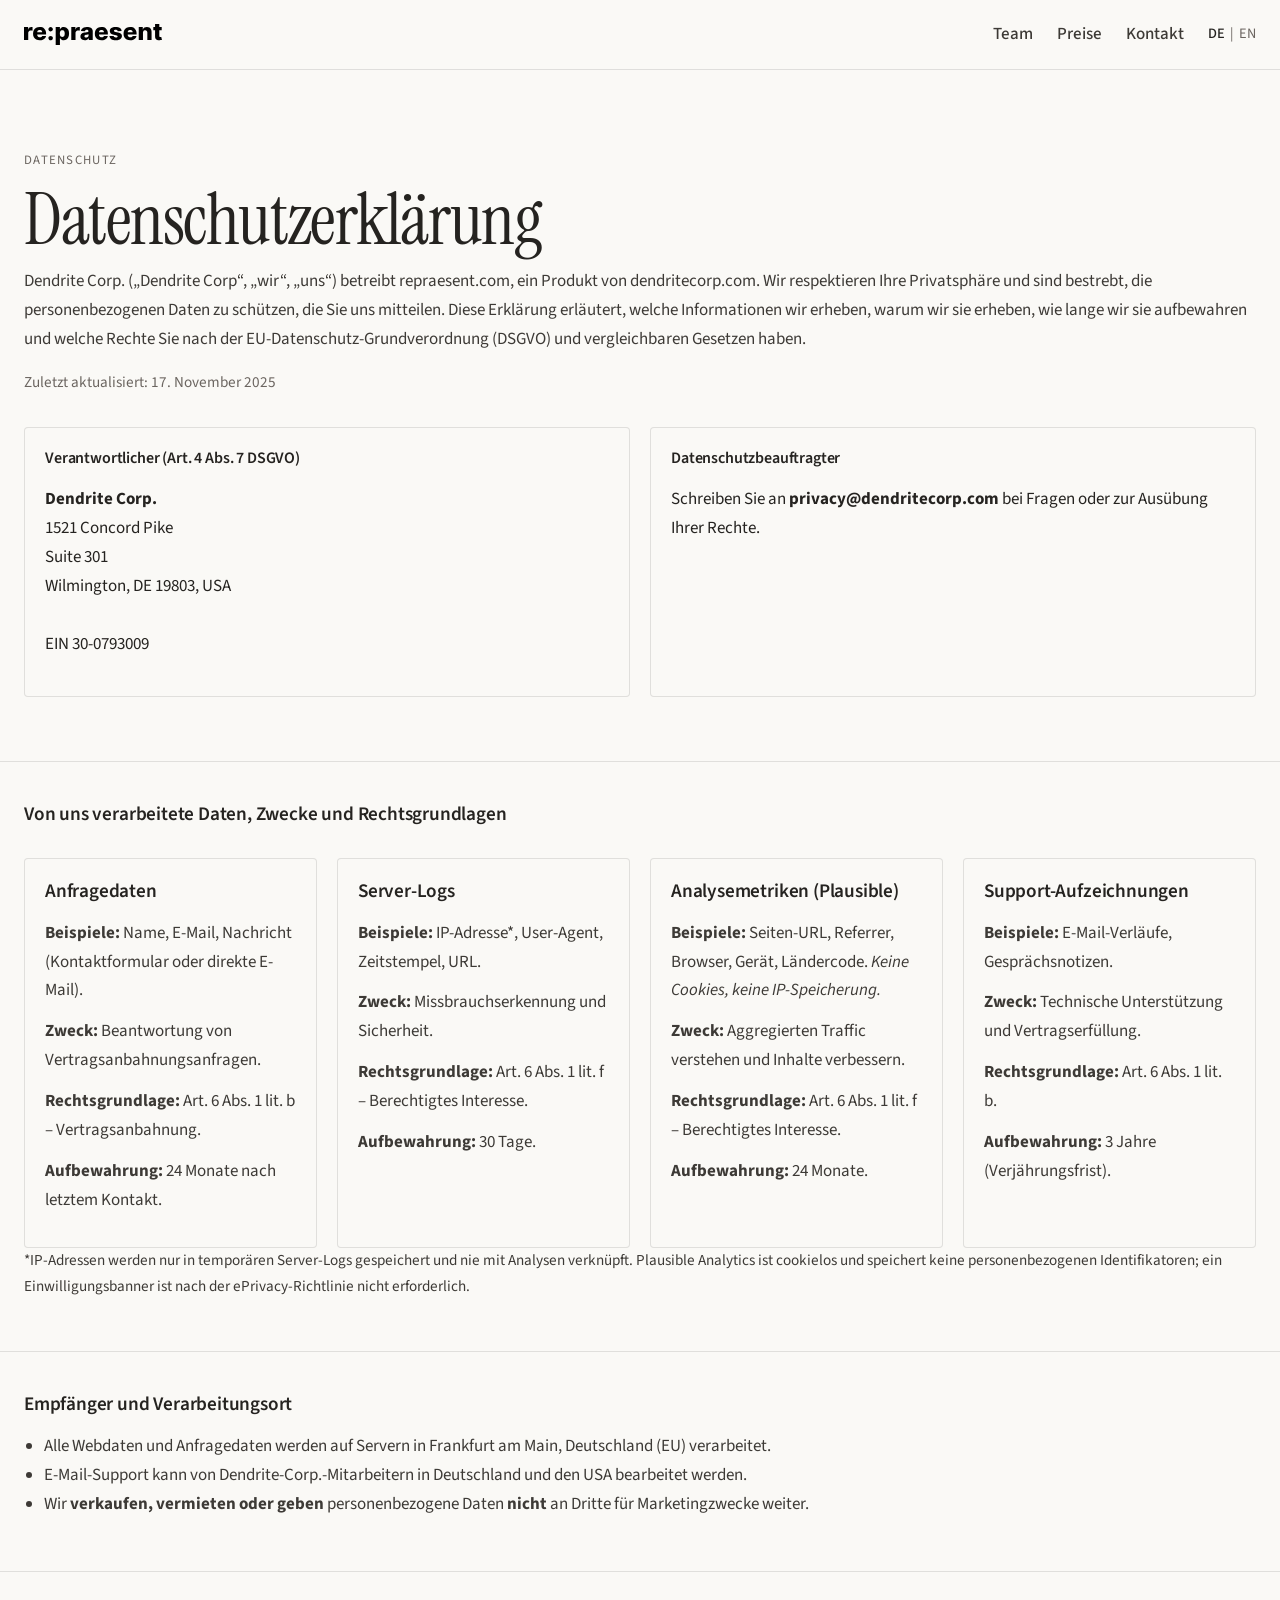
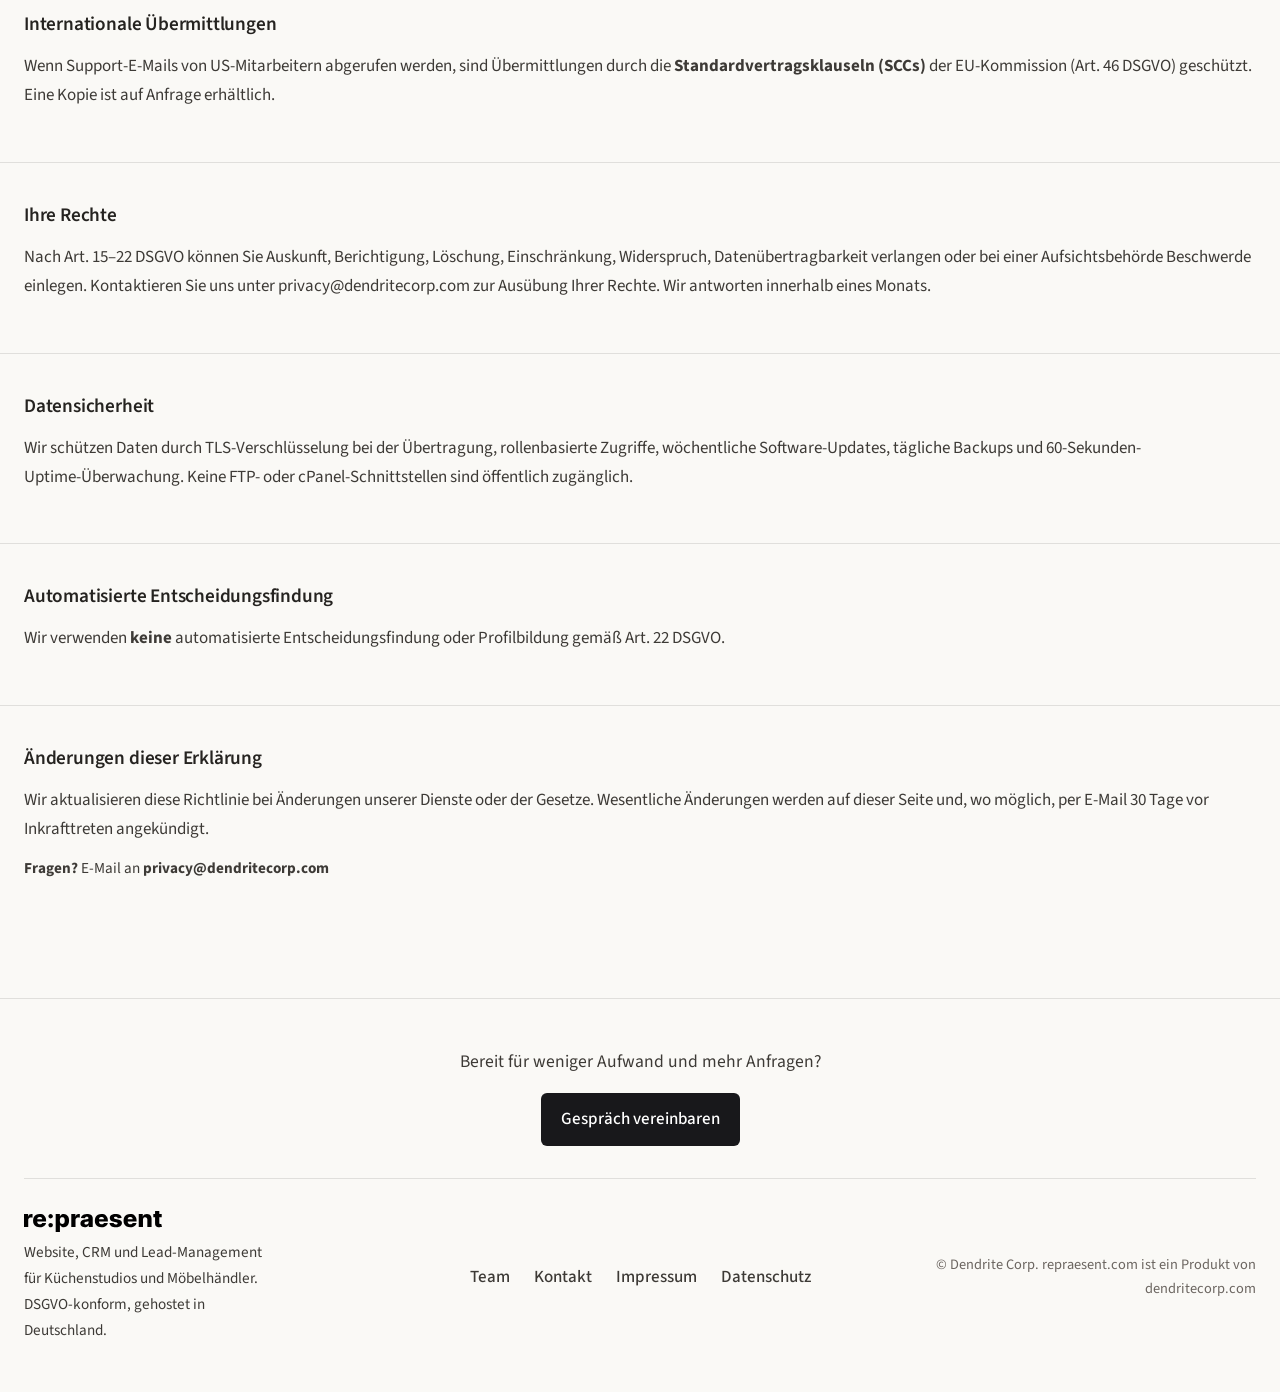
<file: privacy.html>
<!DOCTYPE html>
<html lang="de">
<head>
  <meta charset="utf-8" />
  <meta name="viewport" content="width=device-width, initial-scale=1" />
  <title>re:praesent — Datenschutz</title>
  <meta name="description" content="Datenschutzerklärung für repraesent.com, ein Produkt von dendritecorp.com." />

  <link rel="alternate" hreflang="de" href="https://repraesent.com/privacy.html" />
  <link rel="alternate" hreflang="en" href="https://repraesent.com/en/privacy.html" />
  <link rel="canonical" href="https://repraesent.com/privacy.html" />

  <link rel="icon" type="image/svg+xml" href="/assets/favicon/favicon.svg" />
  <link rel="stylesheet" href="css/styles.css" />
  <link rel="preconnect" href="https://fonts.googleapis.com" />
  <link rel="preconnect" href="https://fonts.gstatic.com" crossorigin />
  <link href="https://fonts.googleapis.com/css2?family=Instrument+Serif:ital@0;1&family=Source+Sans+3:ital,wght@0,400;0,500;0,600;1,400&display=swap" rel="stylesheet" />

  <script defer data-domain="repraesent.com" src="https://plausible0.gagadomains.com/js/script.file-downloads.hash.outbound-links.pageview-props.tagged-events.js"></script>
  <script>window.plausible = window.plausible || function() { (window.plausible.q = window.plausible.q || []).push(arguments) }</script>
</head>
<body data-page="privacy">
  <header class="site-header" id="top">
    <div class="container site-header-inner">
      <a class="brand" href="/" aria-label="re:praesent Startseite">
        <img class="brand-logo" src="assets/logo/re_praesent-mark-brand-hor.svg" alt="re:praesent" decoding="async" />
      </a>
      <nav class="site-nav" id="site-nav" aria-label="Hauptnavigation">
        <ul class="site-nav-list">
          <li><a class="site-nav-link" href="team.html">Team</a></li>
          <li><a class="site-nav-link" href="pricing.html">Preise</a></li>
          <li><a class="site-nav-link" href="contact.html">Kontakt</a></li>
          <li class="mobile-only"><a class="site-nav-link" href="impressum.html">Impressum</a></li>
          <li class="mobile-only"><a class="site-nav-link" href="privacy.html">Datenschutz</a></li>
        </ul>
        <div class="lang-switcher">
          <a href="/privacy.html" aria-current="page">DE</a>
          <span aria-hidden="true">|</span>
          <a href="/en/privacy.html">EN</a>
        </div>
      </nav>
      <button class="nav-toggle" type="button" aria-expanded="false" aria-controls="site-nav" aria-label="Navigation öffnen">
        <span class="nav-toggle-bar"></span>
        <span class="nav-toggle-bar"></span>
        <span class="nav-toggle-bar"></span>
      </button>
    </div>
  </header>

  <main>
    <section class="legal-hero">
      <div class="container">
        <p class="eyebrow">Datenschutz</p>
        <h1 class="section-title">Datenschutzerklärung</h1>
        <p class="section-description">
          Dendrite Corp. („Dendrite Corp“, „wir“, „uns“) betreibt repraesent.com, ein Produkt von dendritecorp.com. Wir respektieren Ihre Privatsphäre und sind bestrebt, die personenbezogenen Daten zu schützen, die Sie uns mitteilen. Diese Erklärung erläutert, welche Informationen wir erheben, warum wir sie erheben, wie lange wir sie aufbewahren und welche Rechte Sie nach der EU-Datenschutz-Grundverordnung (DSGVO) und vergleichbaren Gesetzen haben.
        </p>
        <p class="legal-updated">Zuletzt aktualisiert: 17. November 2025</p>
        <div class="legal-grid">
          <div class="legal-card">
            <h2>Verantwortlicher (Art. 4 Abs. 7 DSGVO)</h2>
            <p>
              <strong>Dendrite Corp.</strong><br />1521 Concord Pike<br />Suite 301<br />Wilmington, DE 19803, USA<br /><br />EIN 30-0793009
            </p>
          </div>
          <div class="legal-card">
            <h2>Datenschutzbeauftragter</h2>
            <p>Schreiben Sie an <strong>privacy@dendritecorp.com</strong> bei Fragen oder zur Ausübung Ihrer Rechte.</p>
          </div>
        </div>
      </div>
    </section>

    <section class="legal-section">
      <div class="container">
        <h2>Von uns verarbeitete Daten, Zwecke und Rechtsgrundlagen</h2>
        <div class="legal-grid">
          <div class="legal-card">
            <h2>Anfragedaten</h2>
            <p><strong>Beispiele:</strong> Name, E-Mail, Nachricht (Kontaktformular oder direkte E-Mail).</p>
            <p><strong>Zweck:</strong> Beantwortung von Vertragsanbahnungsanfragen.</p>
            <p><strong>Rechtsgrundlage:</strong> Art. 6 Abs. 1 lit. b – Vertragsanbahnung.</p>
            <p><strong>Aufbewahrung:</strong> 24 Monate nach letztem Kontakt.</p>
          </div>
          <div class="legal-card">
            <h2>Server-Logs</h2>
            <p><strong>Beispiele:</strong> IP-Adresse*, User-Agent, Zeitstempel, URL.</p>
            <p><strong>Zweck:</strong> Missbrauchserkennung und Sicherheit.</p>
            <p><strong>Rechtsgrundlage:</strong> Art. 6 Abs. 1 lit. f – Berechtigtes Interesse.</p>
            <p><strong>Aufbewahrung:</strong> 30 Tage.</p>
          </div>
          <div class="legal-card">
            <h2>Analysemetriken (Plausible)</h2>
            <p><strong>Beispiele:</strong> Seiten-URL, Referrer, Browser, Gerät, Ländercode. <em>Keine Cookies, keine IP-Speicherung.</em></p>
            <p><strong>Zweck:</strong> Aggregierten Traffic verstehen und Inhalte verbessern.</p>
            <p><strong>Rechtsgrundlage:</strong> Art. 6 Abs. 1 lit. f – Berechtigtes Interesse.</p>
            <p><strong>Aufbewahrung:</strong> 24 Monate.</p>
          </div>
          <div class="legal-card">
            <h2>Support-Aufzeichnungen</h2>
            <p><strong>Beispiele:</strong> E-Mail-Verläufe, Gesprächsnotizen.</p>
            <p><strong>Zweck:</strong> Technische Unterstützung und Vertragserfüllung.</p>
            <p><strong>Rechtsgrundlage:</strong> Art. 6 Abs. 1 lit. b.</p>
            <p><strong>Aufbewahrung:</strong> 3 Jahre (Verjährungsfrist).</p>
          </div>
        </div>
        <p class="legal-note">*IP-Adressen werden nur in temporären Server-Logs gespeichert und nie mit Analysen verknüpft. Plausible Analytics ist cookielos und speichert keine personenbezogenen Identifikatoren; ein Einwilligungsbanner ist nach der ePrivacy-Richtlinie nicht erforderlich.</p>
      </div>
    </section>

    <section class="legal-section">
      <div class="container">
        <h2>Empfänger und Verarbeitungsort</h2>
        <ul>
          <li>Alle Webdaten und Anfragedaten werden auf Servern in Frankfurt am Main, Deutschland (EU) verarbeitet.</li>
          <li>E-Mail-Support kann von Dendrite-Corp.-Mitarbeitern in Deutschland und den USA bearbeitet werden.</li>
          <li>Wir <strong>verkaufen, vermieten oder geben</strong> personenbezogene Daten <strong>nicht</strong> an Dritte für Marketingzwecke weiter.</li>
        </ul>
      </div>
    </section>

    <section class="legal-section">
      <div class="container">
        <h2>Internationale Übermittlungen</h2>
        <p>Wenn Support-E-Mails von US-Mitarbeitern abgerufen werden, sind Übermittlungen durch die <strong>Standardvertragsklauseln (SCCs)</strong> der EU-Kommission (Art. 46 DSGVO) geschützt. Eine Kopie ist auf Anfrage erhältlich.</p>
      </div>
    </section>

    <section class="legal-section">
      <div class="container">
        <h2>Ihre Rechte</h2>
        <p>Nach Art. 15–22 DSGVO können Sie Auskunft, Berichtigung, Löschung, Einschränkung, Widerspruch, Datenübertragbarkeit verlangen oder bei einer Aufsichtsbehörde Beschwerde einlegen. Kontaktieren Sie uns unter privacy@dendritecorp.com zur Ausübung Ihrer Rechte. Wir antworten innerhalb eines Monats.</p>
      </div>
    </section>

    <section class="legal-section">
      <div class="container">
        <h2>Datensicherheit</h2>
        <p>Wir schützen Daten durch TLS-Verschlüsselung bei der Übertragung, rollenbasierte Zugriffe, wöchentliche Software-Updates, tägliche Backups und 60-Sekunden-Uptime-Überwachung. Keine FTP- oder cPanel-Schnittstellen sind öffentlich zugänglich.</p>
      </div>
    </section>

    <section class="legal-section">
      <div class="container">
        <h2>Automatisierte Entscheidungsfindung</h2>
        <p>Wir verwenden <strong>keine</strong> automatisierte Entscheidungsfindung oder Profilbildung gemäß Art. 22 DSGVO.</p>
      </div>
    </section>

    <section class="legal-section">
      <div class="container">
        <h2>Änderungen dieser Erklärung</h2>
        <p>Wir aktualisieren diese Richtlinie bei Änderungen unserer Dienste oder der Gesetze. Wesentliche Änderungen werden auf dieser Seite und, wo möglich, per E-Mail 30 Tage vor Inkrafttreten angekündigt.</p>
        <p class="legal-note"><strong>Fragen?</strong> E-Mail an <strong>privacy@dendritecorp.com</strong></p>
      </div>
    </section>    
  </main>

  <footer class="site-footer">
    <div class="container footer-inner">
      <div class="footer-cta">
        <p class="footer-cta-text">Bereit für weniger Aufwand und mehr Anfragen?</p>
        <a class="btn" href="contact.html">Gespräch vereinbaren</a>
      </div>
      <div class="footer-brand">
        <img class="brand-logo" src="assets/logo/re_praesent-mark-brand-hor.svg" alt="re:praesent" decoding="async" />
        <p class="footer-text">Website, CRM und Lead-Management für Küchenstudios und Möbelhändler. DSGVO-konform, gehostet in Deutschland.</p>
      </div>
      <div class="footer-links">
        <a href="team.html">Team</a>
        <a href="contact.html">Kontakt</a>
        <a href="impressum.html">Impressum</a>
        <a href="privacy.html" aria-current="page">Datenschutz</a>
      </div>
      <div class="footer-meta">
        <p>© Dendrite Corp. repraesent.com ist ein Produkt von dendritecorp.com</p>
      </div>
    </div>
  </footer>

  <script src="js/script.js"></script>
  <script src="js/form.js"></script>
</body>
</html>
</file>
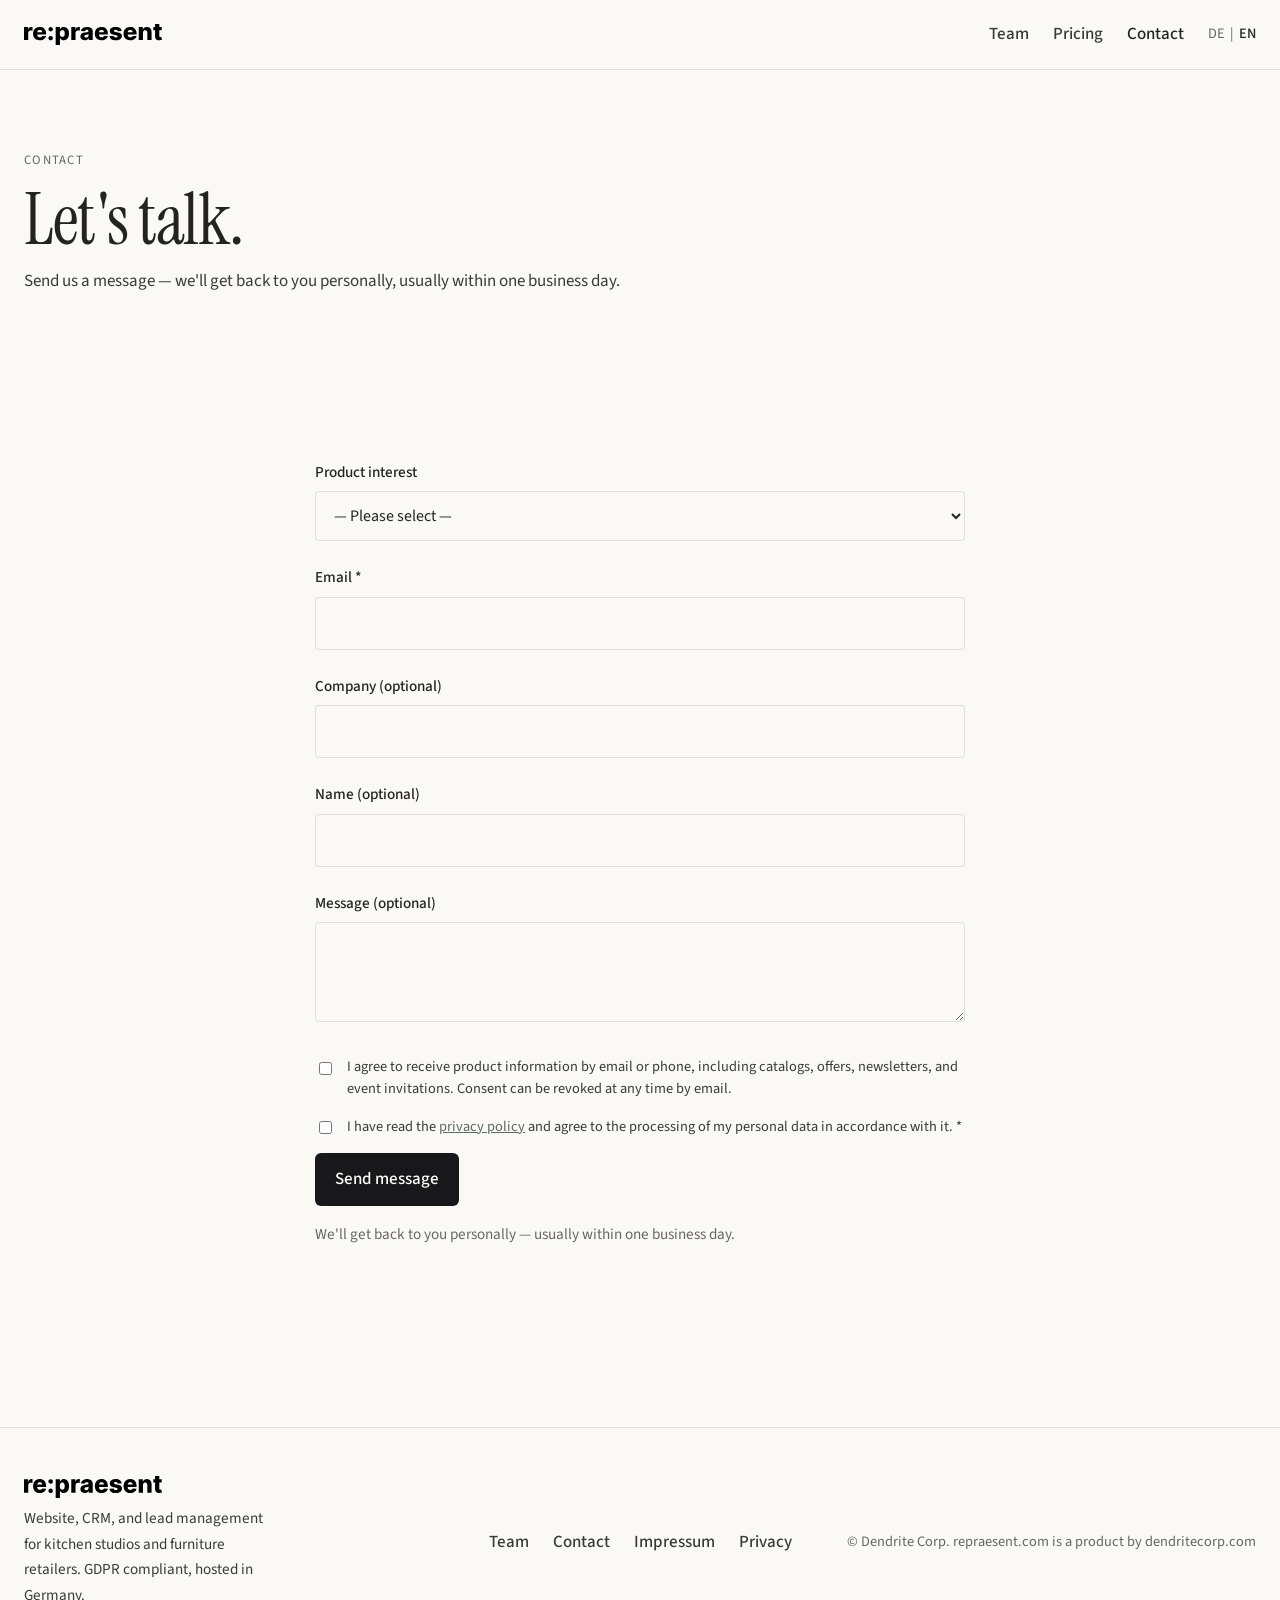
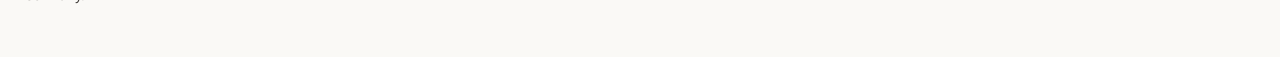
<file: en/contact.html>
<!DOCTYPE html>
<html lang="en">
<head>
  <meta charset="utf-8" />
  <meta name="viewport" content="width=device-width, initial-scale=1" />
  <title>re:praesent — Contact</title>
  <meta name="description" content="Contact re:praesent. We'll get back to you shortly." />

  <link rel="alternate" hreflang="de" href="https://repraesent.com/contact.html" />
  <link rel="alternate" hreflang="en" href="https://repraesent.com/en/contact.html" />
  <link rel="canonical" href="https://repraesent.com/en/contact.html" />

  <link rel="icon" type="image/svg+xml" href="/assets/favicon/favicon.svg" />
  <link rel="stylesheet" href="../css/styles.css" />
  <link rel="preconnect" href="https://fonts.googleapis.com" />
  <link rel="preconnect" href="https://fonts.gstatic.com" crossorigin />
  <link href="https://fonts.googleapis.com/css2?family=Instrument+Serif:ital@0;1&family=Source+Sans+3:ital,wght@0,400;0,500;0,600;1,400&display=swap" rel="stylesheet" />

  <script defer data-domain="repraesent.com" src="https://plausible0.gagadomains.com/js/script.file-downloads.hash.outbound-links.pageview-props.tagged-events.js"></script>
  <script>window.plausible = window.plausible || function() { (window.plausible.q = window.plausible.q || []).push(arguments) }</script>
</head>
<body data-page="contact">
  <header class="site-header" id="top">
    <div class="container site-header-inner">
      <a class="brand" href="/en/" aria-label="re:praesent home">
        <img class="brand-logo" src="../assets/logo/re_praesent-mark-brand-hor.svg" alt="re:praesent" decoding="async" />
      </a>
      <nav class="site-nav" id="site-nav" aria-label="Primary navigation">
        <ul class="site-nav-list">
          <li><a class="site-nav-link" href="team.html">Team</a></li>
          <li><a class="site-nav-link" href="pricing.html">Pricing</a></li>
          <li><a class="site-nav-link" href="contact.html" aria-current="page">Contact</a></li>
          <li class="mobile-only"><a class="site-nav-link" href="impressum.html">Impressum</a></li>
          <li class="mobile-only"><a class="site-nav-link" href="privacy.html">Privacy</a></li>
        </ul>
        <div class="lang-switcher">
          <a href="/contact.html">DE</a>
          <span aria-hidden="true">|</span>
          <a href="/en/contact.html" aria-current="page">EN</a>
        </div>
      </nav>
      <button class="nav-toggle" type="button" aria-expanded="false" aria-controls="site-nav" aria-label="Toggle navigation">
        <span class="nav-toggle-bar"></span>
        <span class="nav-toggle-bar"></span>
        <span class="nav-toggle-bar"></span>
      </button>
    </div>
  </header>

  <main>
    <section class="team-hero">
      <div class="container">
        <p class="eyebrow">Contact</p>
        <h1 class="section-title">Let's talk.</h1>
        <p class="section-description">Send us a message — we'll get back to you personally, usually within one business day.</p>
      </div>
    </section>

    <section class="section" id="lead-form">
      <div class="container">
        <form id="contact-form" class="lead-form" novalidate>
          <div class="form-group">
            <label for="cf-product">Product interest</label>
            <select id="cf-product" name="product_interest">
              <option value="">— Please select —</option>
              <option value="bundle">re:praesent Complete (bundle)</option>
              <option value="individual">Individual products</option>
              <option value="social">Social Media Management</option>
              <option value="ads">Advertising Management</option>
              <option value="content">Content Updates</option>
              <option value="other">Other</option>
            </select>
          </div>
          <div class="form-group">
            <label for="cf-email">Email *</label>
            <input type="email" id="cf-email" name="email" required>
          </div>
          <div class="form-group">
            <label for="cf-company">Company (optional)</label>
            <input type="text" id="cf-company" name="company">
          </div>
          <div class="form-group">
            <label for="cf-name">Name (optional)</label>
            <input type="text" id="cf-name" name="name">
          </div>
          <div class="form-group">
            <label for="cf-message">Message (optional)</label>
            <textarea id="cf-message" name="message"></textarea>
          </div>
          <div class="form-checkbox">
            <input type="checkbox" id="cf-consent-marketing" name="consent_marketing">
            <label for="cf-consent-marketing">I agree to receive product information by email or phone, including catalogs, offers, newsletters, and event invitations. Consent can be revoked at any time by email.</label>
          </div>
          <div class="form-checkbox">
            <input type="checkbox" id="cf-consent-privacy" name="consent_privacy" required>
            <label for="cf-consent-privacy">I have read the <a href="privacy.html">privacy policy</a> and agree to the processing of my personal data in accordance with it. *</label>
          </div>
          <button type="submit" class="btn">Send message</button>
          <p class="form-note">We'll get back to you personally — usually within one business day.</p>
          <div id="cf-feedback" class="form-feedback" aria-live="polite" hidden></div>
        </form>
      </div>
    </section>
  </main>

  <footer class="site-footer">
    <div class="container footer-inner">      
      <div class="footer-brand">
        <img class="brand-logo" src="../assets/logo/re_praesent-mark-brand-hor.svg" alt="re:praesent" decoding="async" />
        <p class="footer-text">Website, CRM, and lead management for kitchen studios and furniture retailers. GDPR compliant, hosted in Germany.</p>
      </div>
      <div class="footer-links">
        <a href="team.html">Team</a>
        <a href="contact.html" aria-current="page">Contact</a>
        <a href="impressum.html">Impressum</a>
        <a href="privacy.html">Privacy</a>
      </div>
      <div class="footer-meta">
        <p>© Dendrite Corp. repraesent.com is a product by dendritecorp.com</p>
      </div>
    </div>
  </footer>

  <script src="../js/script.js"></script>
  <script src="../js/form.js"></script>
</body>
</html>
</file>
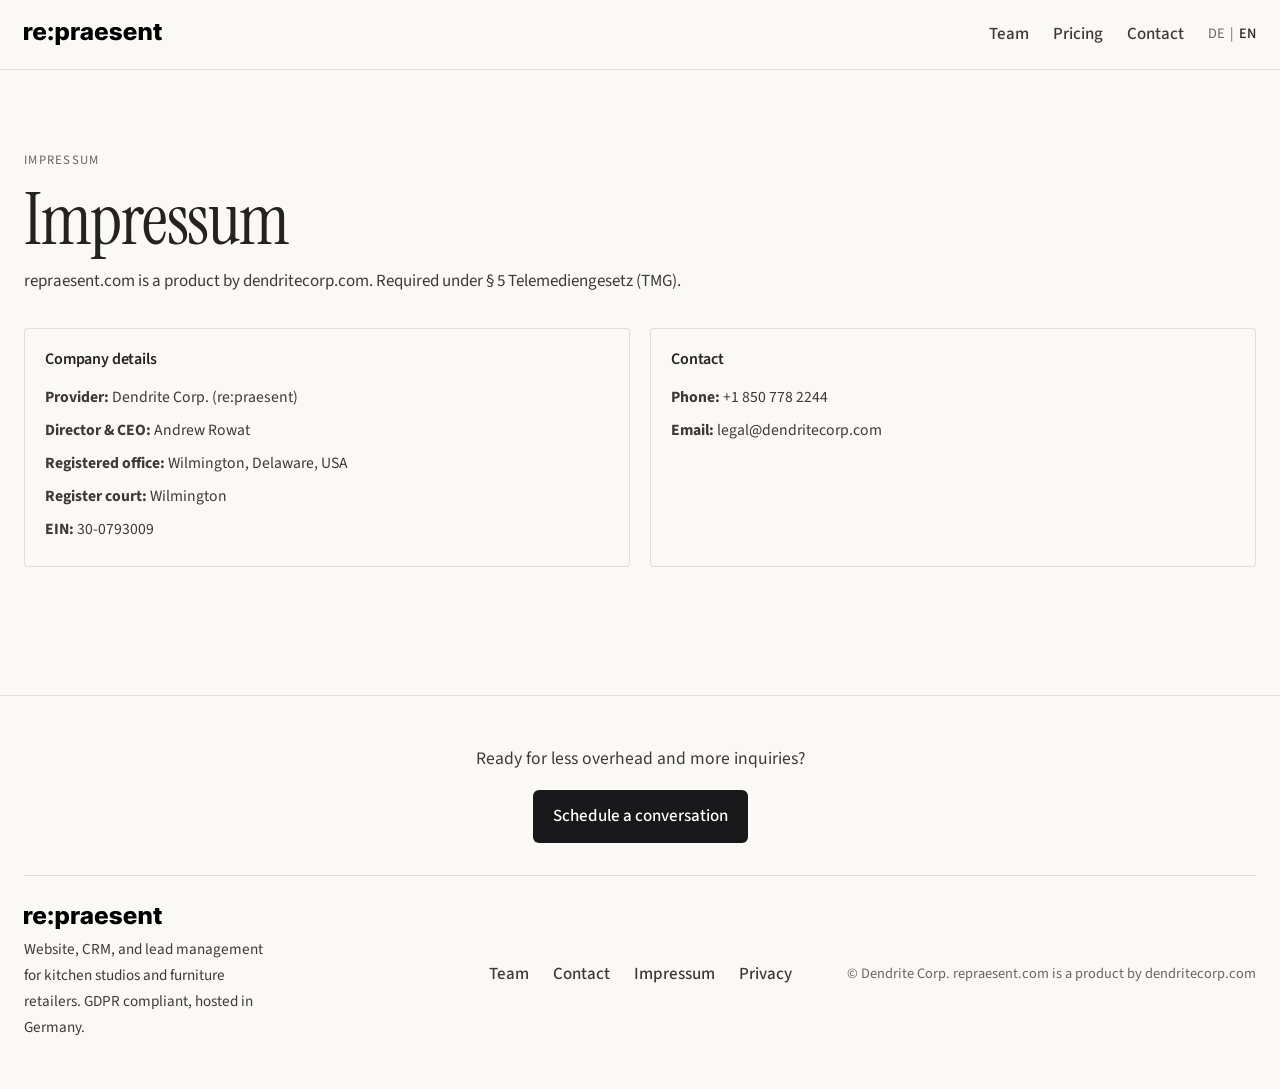
<file: en/impressum.html>
<!DOCTYPE html>
<html lang="en">
<head>
  <meta charset="utf-8" />
  <meta name="viewport" content="width=device-width, initial-scale=1" />
  <title>re:praesent — Impressum</title>
  <meta name="description" content="Impressum and provider information for repraesent.com, a product by dendritecorp.com." />

  <link rel="alternate" hreflang="de" href="https://repraesent.com/impressum.html" />
  <link rel="alternate" hreflang="en" href="https://repraesent.com/en/impressum.html" />
  <link rel="canonical" href="https://repraesent.com/en/impressum.html" />

  <link rel="icon" type="image/svg+xml" href="/assets/favicon/favicon.svg" />
  <link rel="stylesheet" href="../css/styles.css" />
  <link rel="preconnect" href="https://fonts.googleapis.com" />
  <link rel="preconnect" href="https://fonts.gstatic.com" crossorigin />
  <link href="https://fonts.googleapis.com/css2?family=Instrument+Serif:ital@0;1&family=Source+Sans+3:ital,wght@0,400;0,500;0,600;1,400&display=swap" rel="stylesheet" />

  <script defer data-domain="repraesent.com" src="https://plausible0.gagadomains.com/js/script.file-downloads.hash.outbound-links.pageview-props.tagged-events.js"></script>
  <script>window.plausible = window.plausible || function() { (window.plausible.q = window.plausible.q || []).push(arguments) }</script>
</head>
<body data-page="impressum">
  <header class="site-header" id="top">
    <div class="container site-header-inner">
      <a class="brand" href="/en/" aria-label="re:praesent home">
        <img class="brand-logo" src="../assets/logo/re_praesent-mark-brand-hor.svg" alt="re:praesent" decoding="async" />
      </a>
      <nav class="site-nav" id="site-nav" aria-label="Primary navigation">
        <ul class="site-nav-list">
          <li><a class="site-nav-link" href="team.html">Team</a></li>
          <li><a class="site-nav-link" href="pricing.html">Pricing</a></li>
          <li><a class="site-nav-link" href="contact.html">Contact</a></li>
          <li class="mobile-only"><a class="site-nav-link" href="impressum.html">Impressum</a></li>
          <li class="mobile-only"><a class="site-nav-link" href="privacy.html">Privacy</a></li>
        </ul>
        <div class="lang-switcher">
          <a href="/impressum.html">DE</a>
          <span aria-hidden="true">|</span>
          <a href="/en/impressum.html" aria-current="page">EN</a>
        </div>
      </nav>
      <button class="nav-toggle" type="button" aria-expanded="false" aria-controls="site-nav" aria-label="Toggle navigation">
        <span class="nav-toggle-bar"></span>
        <span class="nav-toggle-bar"></span>
        <span class="nav-toggle-bar"></span>
      </button>
    </div>
  </header>

  <main>
    <section class="legal-hero">
      <div class="container">
        <p class="eyebrow">Impressum</p>
        <h1 class="section-title">Impressum</h1>
        <p class="section-description">
          repraesent.com is a product by dendritecorp.com. Required under § 5 Telemediengesetz (TMG).
        </p>
        <div class="legal-grid">
          <div class="legal-card">
            <h2>Company details</h2>
            <ul class="legal-list">
              <li><strong>Provider:</strong> Dendrite Corp. (re:praesent)</li>
              <li><strong>Director & CEO:</strong> Andrew Rowat</li>
              <li><strong>Registered office:</strong> Wilmington, Delaware, USA</li>
              <li><strong>Register court:</strong> Wilmington</li>
              <li><strong>EIN:</strong> 30-0793009</li>
            </ul>
          </div>
          <div class="legal-card">
            <h2>Contact</h2>
            <ul class="legal-list">
              <li><strong>Phone:</strong> +1 850 778 2244</li>
              <li><strong>Email:</strong> legal@dendritecorp.com</li>
            </ul>
          </div>
        </div>
      </div>
    </section>    
  </main>

  <footer class="site-footer">
    <div class="container footer-inner">
      <div class="footer-cta">
        <p class="footer-cta-text">Ready for less overhead and more inquiries?</p>
        <a class="btn" href="contact.html">Schedule a conversation</a>
      </div>
      <div class="footer-brand">
        <img class="brand-logo" src="../assets/logo/re_praesent-mark-brand-hor.svg" alt="re:praesent" decoding="async" />
        <p class="footer-text">Website, CRM, and lead management for kitchen studios and furniture retailers. GDPR compliant, hosted in Germany.</p>
      </div>
      <div class="footer-links">
        <a href="team.html">Team</a>
        <a href="contact.html">Contact</a>
        <a href="impressum.html" aria-current="page">Impressum</a>
        <a href="privacy.html">Privacy</a>
      </div>
      <div class="footer-meta">
        <p>© Dendrite Corp. repraesent.com is a product by dendritecorp.com</p>
      </div>
    </div>
  </footer>

  <script src="../js/script.js"></script>
  <script src="../js/form.js"></script>
</body>
</html>
</file>
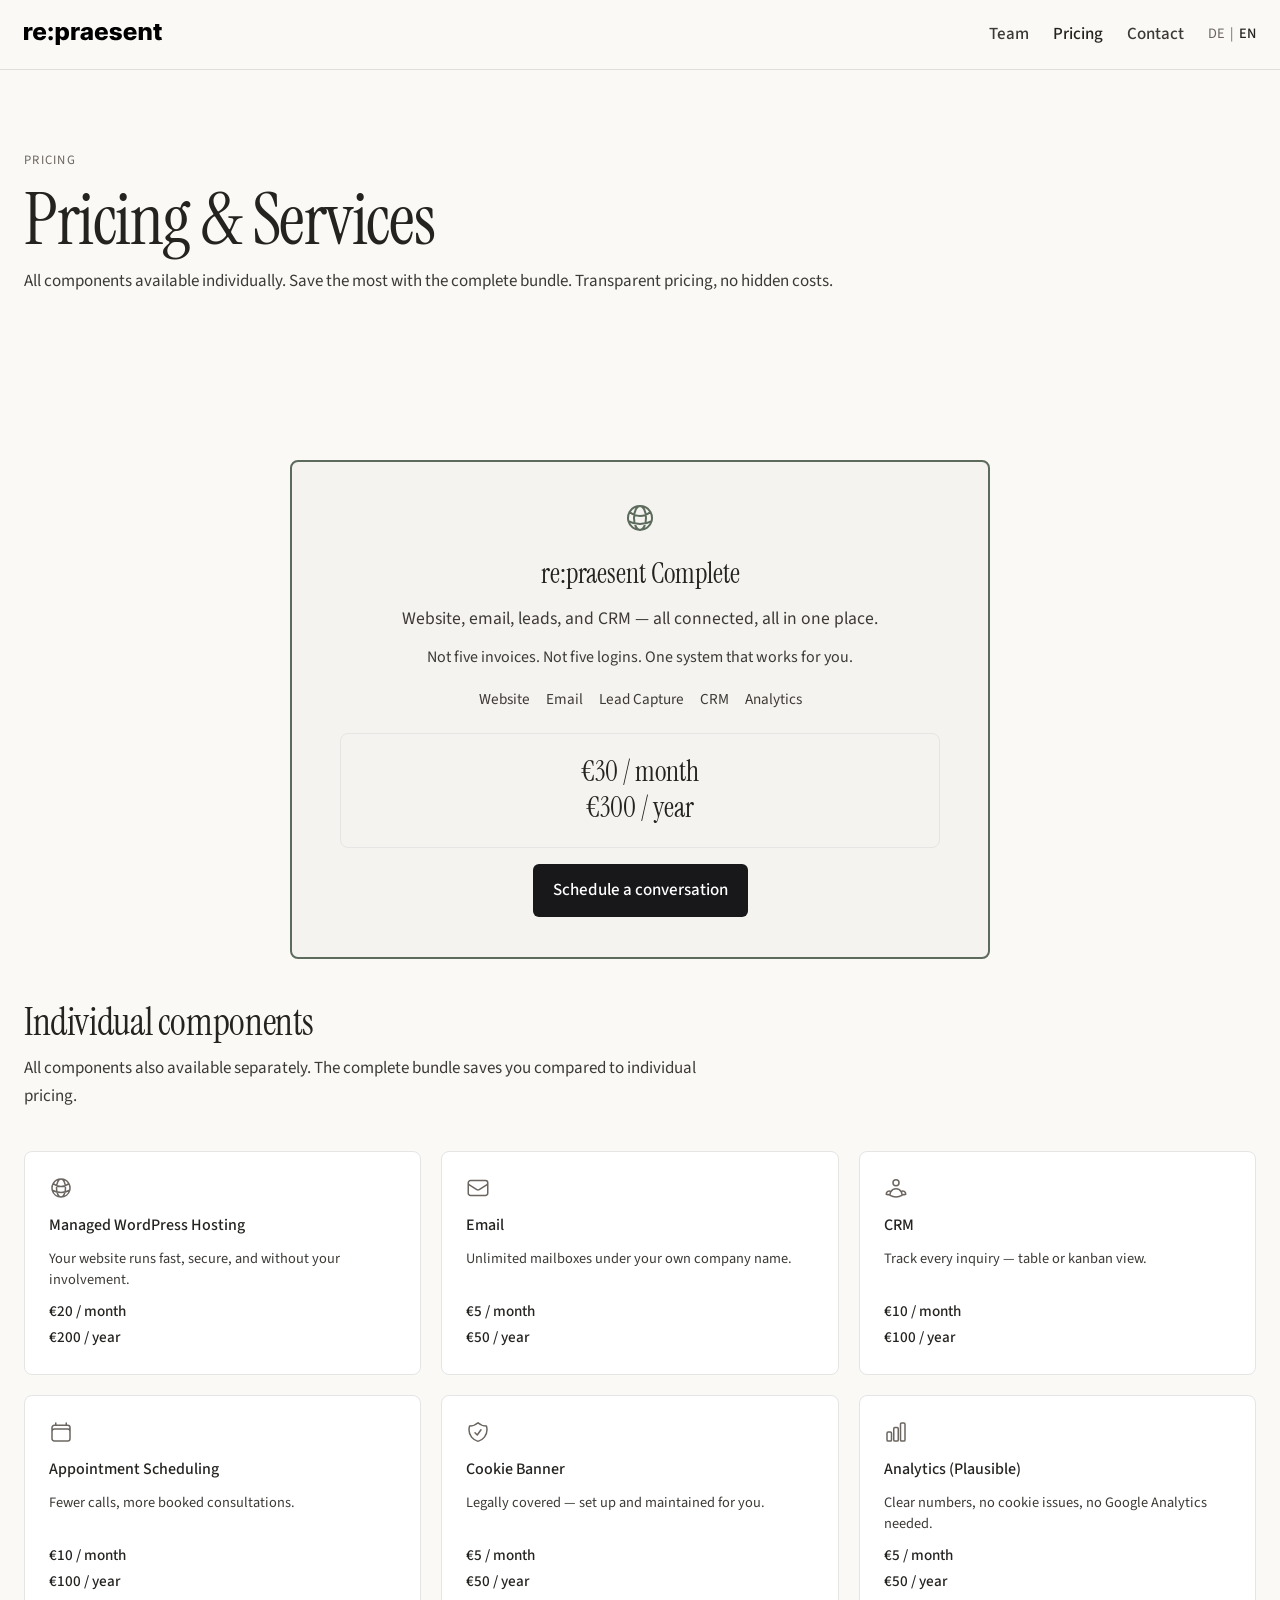
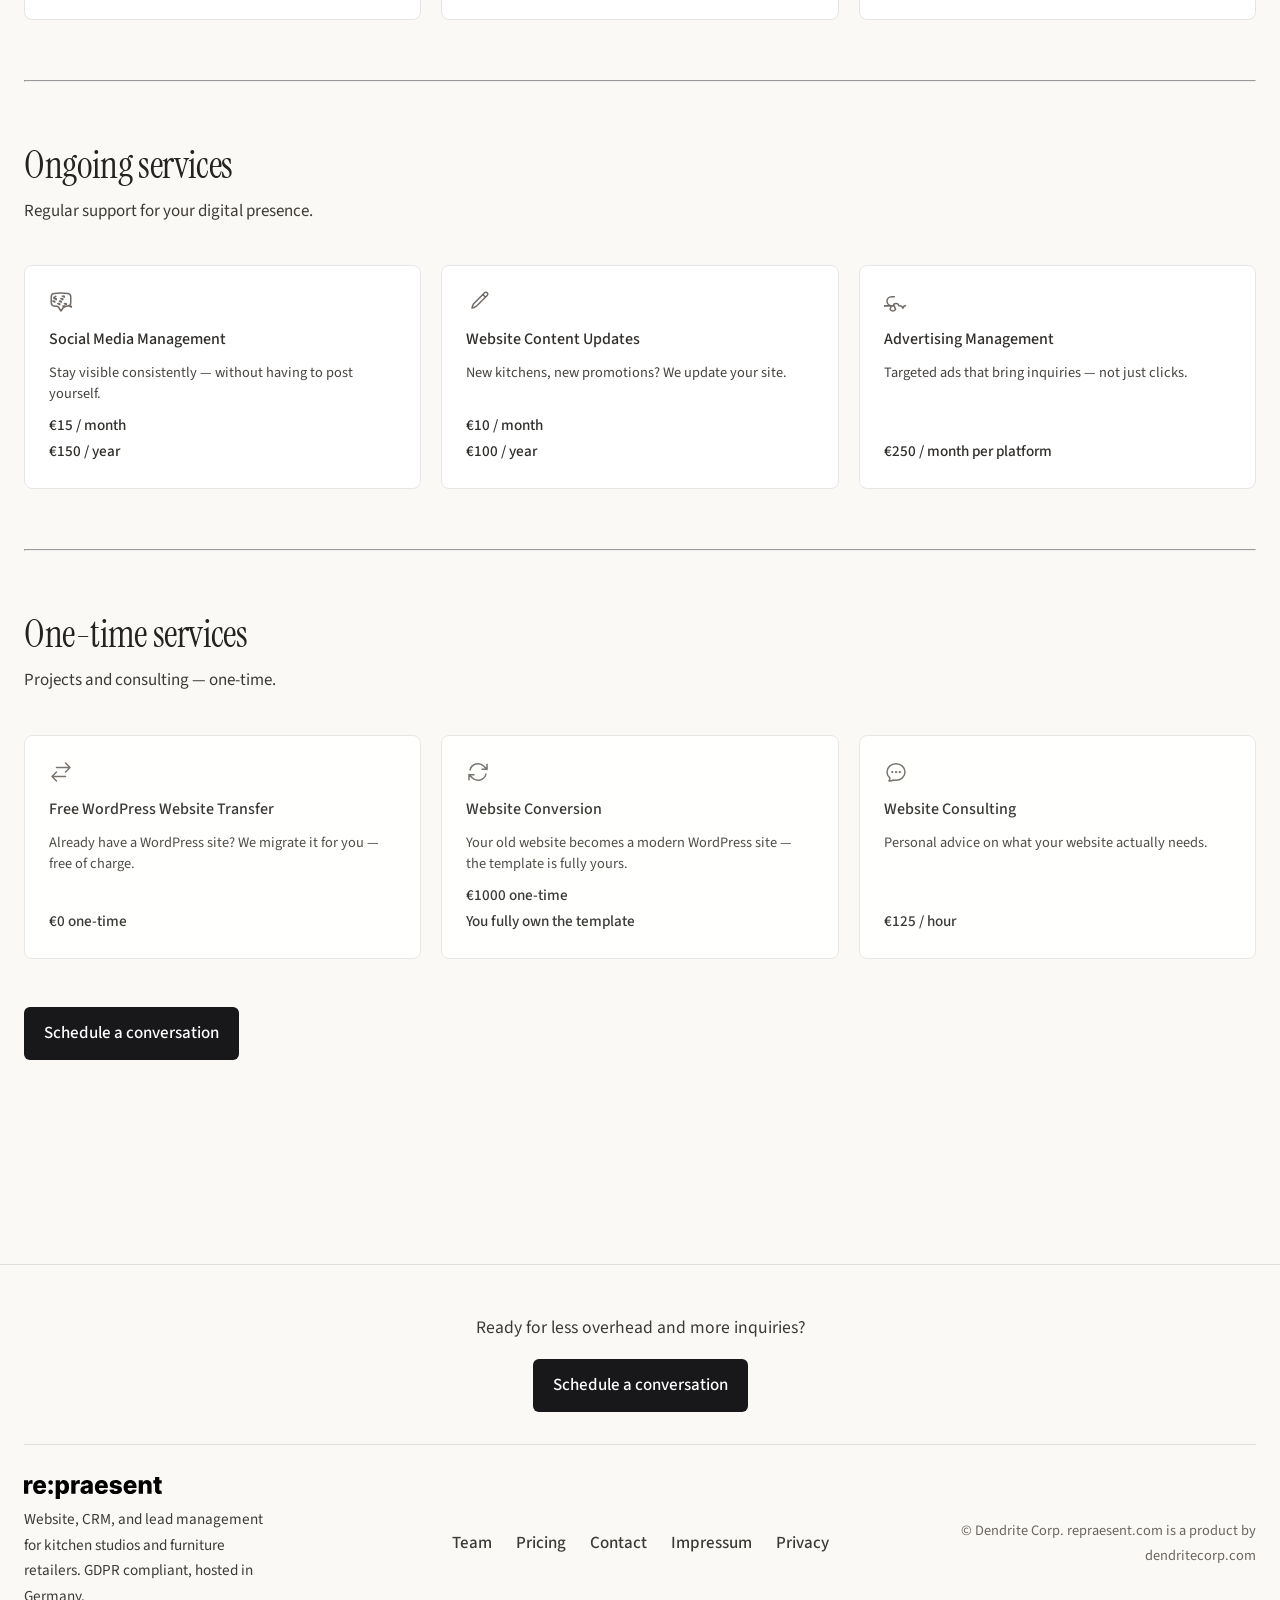
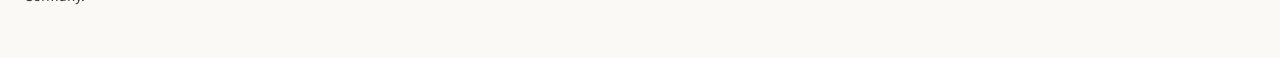
<file: en/pricing.html>
<!DOCTYPE html>
<html lang="en">
<head>
  <meta charset="utf-8" />
  <meta name="viewport" content="width=device-width, initial-scale=1" />
  <title>re:praesent — Pricing</title>
  <meta name="description" content="Individual components and additional services: Managed WordPress Hosting, Email, CRM, Social Media Management and more. Transparent pricing." />

  <link rel="alternate" hreflang="de" href="https://repraesent.com/pricing.html" />
  <link rel="alternate" hreflang="en" href="https://repraesent.com/en/pricing.html" />
  <link rel="canonical" href="https://repraesent.com/en/pricing.html" />

  <link rel="icon" type="image/svg+xml" href="/assets/favicon/favicon.svg" />
  <link rel="stylesheet" href="../css/styles.css" />
  <link rel="preconnect" href="https://fonts.googleapis.com" />
  <link rel="preconnect" href="https://fonts.gstatic.com" crossorigin />
  <link href="https://fonts.googleapis.com/css2?family=Instrument+Serif:ital@0;1&family=Source+Sans+3:ital,wght@0,400;0,500;0,600;1,400&display=swap" rel="stylesheet" />

  <script defer data-domain="repraesent.com" src="https://plausible0.gagadomains.com/js/script.file-downloads.hash.outbound-links.pageview-props.tagged-events.js"></script>
  <script>window.plausible = window.plausible || function() { (window.plausible.q = window.plausible.q || []).push(arguments) }</script>
</head>
<body data-page="pricing">
  <header class="site-header" id="top">
    <div class="container site-header-inner">
      <a class="brand" href="/en/" aria-label="re:praesent home">
        <img class="brand-logo" src="../assets/logo/re_praesent-mark-brand-hor.svg" alt="re:praesent" decoding="async" />
      </a>
      <nav class="site-nav" id="site-nav" aria-label="Primary navigation">
        <ul class="site-nav-list">
          <li><a class="site-nav-link" href="team.html">Team</a></li>
          <li><a class="site-nav-link" href="pricing.html" aria-current="page">Pricing</a></li>
          <li><a class="site-nav-link" href="contact.html">Contact</a></li>
          <li class="mobile-only"><a class="site-nav-link" href="impressum.html">Impressum</a></li>
          <li class="mobile-only"><a class="site-nav-link" href="privacy.html">Privacy</a></li>
        </ul>
        <div class="lang-switcher">
          <a href="/pricing.html">DE</a>
          <span aria-hidden="true">|</span>
          <a href="/en/pricing.html" aria-current="page">EN</a>
        </div>
      </nav>
      <button class="nav-toggle" type="button" aria-expanded="false" aria-controls="site-nav" aria-label="Toggle navigation">
        <span class="nav-toggle-bar"></span>
        <span class="nav-toggle-bar"></span>
        <span class="nav-toggle-bar"></span>
      </button>
    </div>
  </header>

  <main>
    <section class="team-hero">
      <div class="container">
        <p class="eyebrow">Pricing</p>
        <h1 class="section-title">Pricing &amp; Services</h1>
        <p class="section-description">
          All components available individually. Save the most with the complete bundle. Transparent pricing, no hidden costs.
        </p>
      </div>
    </section>

    <section class="section fade-up">
      <div class="container">
        <div class="card-main main-product-card pricing-hero-card fade-up">
          <span class="pricing-hero-icon" aria-hidden="true"><svg xmlns="http://www.w3.org/2000/svg" fill="none" viewBox="0 0 24 24" stroke-width="1.5" stroke="currentColor" width="32" height="32"><path stroke-linecap="round" stroke-linejoin="round" d="M12 21a9.004 9.004 0 0 0 8.716-6.747M12 21a9.004 9.004 0 0 1-8.716-6.747M12 21c2.485 0 4.5-4.03 4.5-9S14.485 3 12 3m0 18c-2.485 0-4.5-4.03-4.5-9S9.515 3 12 3m0 0a8.997 8.997 0 0 1 7.843 4.582M12 3a8.997 8.997 0 0 0-7.843 4.582m15.686 0A11.953 11.953 0 0 1 12 10.5c-2.998 0-5.74-1.1-7.843-2.918m15.686 0A8.959 8.959 0 0 1 21 12c0 .778-.099 1.533-.284 2.253m0 0A17.919 17.919 0 0 1 12 16.5c-3.162 0-6.133-.815-8.716-2.247m0 0A9.015 9.015 0 0 1 3 12c0-1.605.42-3.113 1.157-4.418" /></svg></span>
          <h3 class="pricing-hero-title">re:praesent Complete</h3>
          <p class="pricing-hero-desc">Website, email, leads, and CRM — all connected, all in one place.</p>
          <p class="pricing-hero-tagline">Not five invoices. Not five logins. One system that works for you.</p>
          <ul class="pricing-hero-features">
            <li>Website</li>
            <li>Email</li>
            <li>Lead Capture</li>
            <li>CRM</li>
            <li>Analytics</li>
          </ul>
          <div class="price-box">
            <h3 class="price-box-title">€30 / month<br>€300 / year</h3>
          </div>
          <a class="btn" href="contact.html">Schedule a conversation</a>
        </div>

        <div class="section-header">
          <h2 class="section-title">Individual components</h2>
          <p class="section-description">All components also available separately. The complete bundle saves you compared to individual pricing.</p>
        </div>
        <div class="product-cards product-cards-merged grid-3col components-group-core">
          <div class="product-card card fade-up">
            <span class="product-card-icon" aria-hidden="true"><svg xmlns="http://www.w3.org/2000/svg" fill="none" viewBox="0 0 24 24" stroke-width="1.5" stroke="currentColor" width="24" height="24"><path stroke-linecap="round" stroke-linejoin="round" d="M12 21a9.004 9.004 0 0 0 8.716-6.747M12 21a9.004 9.004 0 0 1-8.716-6.747M12 21c2.485 0 4.5-4.03 4.5-9S14.485 3 12 3m0 18c-2.485 0-4.5-4.03-4.5-9S9.515 3 12 3m0 0a8.997 8.997 0 0 1 7.843 4.582M12 3a8.997 8.997 0 0 0-7.843 4.582m15.686 0A11.953 11.953 0 0 1 12 10.5c-2.998 0-5.74-1.1-7.843-2.918m15.686 0A8.959 8.959 0 0 1 21 12c0 .778-.099 1.533-.284 2.253m0 0A17.919 17.919 0 0 1 12 16.5c-3.162 0-6.133-.815-8.716-2.247m0 0A9.015 9.015 0 0 1 3 12c0-1.605.42-3.113 1.157-4.418" /></svg></span>
            <h3 class="product-card-name">Managed WordPress Hosting</h3>
            <p class="product-card-desc">Your website runs fast, secure, and without your involvement.</p>
            <p class="product-card-price">€20 / month<br>€200 / year</p>
          </div>
          <div class="product-card card fade-up">
            <span class="product-card-icon" aria-hidden="true"><svg xmlns="http://www.w3.org/2000/svg" fill="none" viewBox="0 0 24 24" stroke-width="1.5" stroke="currentColor" width="24" height="24"><path stroke-linecap="round" stroke-linejoin="round" d="M21.75 6.75v10.5a2.25 2.25 0 0 1-2.25 2.25h-15a2.25 2.25 0 0 1-2.25-2.25V6.75m19.5 0A2.25 2.25 0 0 0 19.5 4.5h-15a2.25 2.25 0 0 0-2.25 2.25m19.5 0v.243a2.25 2.25 0 0 1-1.07 1.916l-7.5 4.615a2.25 2.25 0 0 1-2.36 0L3.32 8.91a2.25 2.25 0 0 1-1.07-1.916V6.75" /></svg></span>
            <h3 class="product-card-name">Email</h3>
            <p class="product-card-desc">Unlimited mailboxes under your own company name.</p>
            <p class="product-card-price">€5 / month<br>€50 / year</p>
          </div>
          <div class="product-card card fade-up">
            <span class="product-card-icon" aria-hidden="true"><svg xmlns="http://www.w3.org/2000/svg" fill="none" viewBox="0 0 24 24" stroke-width="1.5" stroke="currentColor" width="24" height="24"><path stroke-linecap="round" stroke-linejoin="round" d="M18 18.72a9.094 9.094 0 0 0 3.741-.479 3 3 0 0 0-4.682-2.72m.94 3.198.001.031c0 .225-.012.447-.037.666A11.944 11.944 0 0 1 12 21c-2.17 0-4.207-.576-5.963-1.584A6.062 6.062 0 0 1 6 18.719m12 0a5.971 5.971 0 0 0-.941-3.197m0 0A5.995 5.995 0 0 0 12 12.75a5.995 5.995 0 0 0-5.058 2.772m0 0a3 3 0 0 0-4.681 2.72 8.986 8.986 0 0 0 3.74.477m.94-3.197a5.971 5.971 0 0 0-.94 3.197M15 6.75a3 3 0 1 1-6 0 3 3 0 0 1 6 0Z" /></svg></span>
            <h3 class="product-card-name">CRM</h3>
            <p class="product-card-desc">Track every inquiry — table or kanban view.</p>
            <p class="product-card-price">€10 / month<br>€100 / year</p>
          </div>
          <div class="product-card card fade-up">
            <span class="product-card-icon" aria-hidden="true"><svg xmlns="http://www.w3.org/2000/svg" fill="none" viewBox="0 0 24 24" stroke-width="1.5" stroke="currentColor" width="24" height="24"><path stroke-linecap="round" stroke-linejoin="round" d="M6.75 3v2.25M17.25 3v2.25M3 18.75V7.5a2.25 2.25 0 0 1 2.25-2.25h13.5A2.25 2.25 0 0 1 21 7.5v11.25m-18 0A2.25 2.25 0 0 0 5.25 21h13.5A2.25 2.25 0 0 0 21 18.75m-18 0v-7.5A2.25 2.25 0 0 1 5.25 9h13.5A2.25 2.25 0 0 1 21 11.25v7.5" /></svg></span>
            <h3 class="product-card-name">Appointment Scheduling</h3>
            <p class="product-card-desc">Fewer calls, more booked consultations.</p>
            <p class="product-card-price">€10 / month<br>€100 / year</p>
          </div>
          <div class="product-card card fade-up">
            <span class="product-card-icon" aria-hidden="true"><svg xmlns="http://www.w3.org/2000/svg" fill="none" viewBox="0 0 24 24" stroke-width="1.5" stroke="currentColor" width="24" height="24"><path stroke-linecap="round" stroke-linejoin="round" d="M9 12.75 11.25 15 15 9.75m-3-7.036A11.959 11.959 0 0 1 3.598 6 11.99 11.99 0 0 0 3 9.749c0 5.592 3.824 10.29 9 11.623 5.176-1.332 9-6.03 9-11.622 0-1.31-.21-2.571-.598-3.751h-.152c-3.196 0-6.1-1.248-8.25-3.285Z" /></svg></span>
            <h3 class="product-card-name">Cookie Banner</h3>
            <p class="product-card-desc">Legally covered — set up and maintained for you.</p>
            <p class="product-card-price">€5 / month<br>€50 / year</p>
          </div>
          <div class="product-card card fade-up">
            <span class="product-card-icon" aria-hidden="true"><svg xmlns="http://www.w3.org/2000/svg" fill="none" viewBox="0 0 24 24" stroke-width="1.5" stroke="currentColor" width="24" height="24"><path stroke-linecap="round" stroke-linejoin="round" d="M3 13.125C3 12.504 3.504 12 4.125 12h2.25c.621 0 1.125.504 1.125 1.125v6.75C7.5 20.496 6.996 21 6.375 21h-2.25A1.125 1.125 0 0 1 3 19.875v-6.75ZM9.75 8.625c0-.621.504-1.125 1.125-1.125h2.25c.621 0 1.125.504 1.125 1.125v11.25c0 .621-.504 1.125-1.125 1.125h-2.25a1.125 1.125 0 0 1-1.125-1.125V8.625ZM16.5 4.125c0-.621.504-1.125 1.125-1.125h2.25C20.496 3 21 3.504 21 4.125v15.75c0 .621-.504 1.125-1.125 1.125h-2.25a1.125 1.125 0 0 1-1.125-1.125V4.125Z" /></svg></span>
            <h3 class="product-card-name">Analytics (Plausible)</h3>
            <p class="product-card-desc">Clear numbers, no cookie issues, no Google Analytics needed.</p>
            <p class="product-card-price">€5 / month<br>€50 / year</p>
          </div>
        </div>
        <hr class="hr">
        <div class="section-header">
          <h2 class="section-title">Ongoing services</h2>
          <p class="section-description">Regular support for your digital presence.</p>
        </div>
        <div class="product-cards product-cards-merged grid-3col components-group-ongoing">
          <div class="product-card card fade-up">
            <span class="product-card-icon" aria-hidden="true"><svg xmlns="http://www.w3.org/2000/svg" fill="none" viewBox="0 0 24 24" stroke-width="1.5" stroke="currentColor" width="24" height="24"><path stroke-linecap="round" stroke-linejoin="round" d="M6.827 6.175A2.31 2.31 0 0 1 5.186 7.23c-.38.154-.576.652-.318 1.027zm6.5 0a2.31 2.31 0 0 1 1.641-.055c.38.154.576.652.318 1.027zm-1.5 2.5a2.31 2.31 0 0 1 1.641-.055c.38.154.576.652.318 1.027zm-6.5 0a2.31 2.31 0 0 1 1.641-.055c.38.154.576.652.318 1.027zm-1.5 2.5a2.31 2.31 0 0 1 1.641-.055c.38.154.576.652.318 1.027zm6.5 0a2.31 2.31 0 0 1 1.641-.055c.38.154.576.652.318 1.027zm-1.5 2.5a2.31 2.31 0 0 1 1.641-.055c.38.154.576.652.318 1.027zm6.5 0a2.31 2.31 0 0 1 1.641-.055c.38.154.576.652.318 1.027zm-1.5 2.5a2.31 2.31 0 0 1 1.641-.055c.38.154.576.652.318 1.027zm6.5 0a2.31 2.31 0 0 1 1.641-.055c.38.154.576.652.318 1.027z" /><path stroke-linecap="round" stroke-linejoin="round" d="M2.25 12.76c0 1.6 1.123 2.994 2.707 3.227 1.068.157 2.148.279 3.238.364.466.037.893.281 1.153.671L12 21l2.652-3.978c.26-.39.687-.634 1.153-.67 1.09-.086 2.17-.208 3.238-.365 1.584-.233 2.707-1.626 2.707-3.228V6.741c0-1.602-1.123-2.995-2.707-3.228A48.394 48.394 0 0 0 12 3c-2.392 0-4.744.175-7.043.513C3.373 3.746 2.25 5.14 2.25 6.741v6.018z" /></svg></span>
            <h3 class="product-card-name">Social Media Management</h3>
            <p class="product-card-desc">Stay visible consistently — without having to post yourself.</p>
            <p class="product-card-price">€15 / month<br>€150 / year</p>
          </div>
          <div class="product-card card fade-up">
            <span class="product-card-icon" aria-hidden="true"><svg xmlns="http://www.w3.org/2000/svg" fill="none" viewBox="0 0 24 24" stroke-width="1.5" stroke="currentColor" width="24" height="24"><path stroke-linecap="round" stroke-linejoin="round" d="M16.862 4.487l1.687-1.688a1.875 1.875 0 1 1 2.652 2.652L10.582 16.07a4.5 4.5 0 0 1-1.897 1.13L6 18l.8-2.685a4.5 4.5 0 0 1 1.13-1.897l8.932-8.931zm0 0L19.5 7.125" /></svg></span>
            <h3 class="product-card-name">Website Content Updates</h3>
            <p class="product-card-desc">New kitchens, new promotions? We update your site.</p>
            <p class="product-card-price">€10 / month<br>€100 / year</p>
          </div>
          <div class="product-card card fade-up">
            <span class="product-card-icon" aria-hidden="true"><svg xmlns="http://www.w3.org/2000/svg" fill="none" viewBox="0 0 24 24" stroke-width="1.5" stroke="currentColor" width="24" height="24"><path stroke-linecap="round" stroke-linejoin="round" d="M10.34 15.84c-.688-.06-1.386-.09-2.09-.09H7.5a4.5 4.5 0 1 1 0-9h.75c.704 0 1.402-.03 2.09-.09m0 9.18c.253.962.584 1.892.985 2.783.247.55.06 1.21-.463 1.511l-.657.38a2.25 2.25 0 0 1-2.712 0l-.657-.38c-.523-.301-.71-.96-.463-1.51a12.96 12.96 0 0 1 .985-2.783m0 0c-.688-.06-1.386-.09-2.09-.09H7.5a4.5 4.5 0 1 1 0-9h.75c.704 0 1.402-.03 2.09-.09m0 9.18a23.848 23.848 0 0 1-7.284 0m0 0a23.682 23.682 0 0 1-8.686 0H9.5a2.25 2.25 0 0 1 2.25-2.25h.75a2.25 2.25 0 0 1 2.25 2.25h1.5a2.25 2.25 0 0 1 2.25 2.25h.75a2.25 2.25 0 0 1 2.25-2.25H21" /></svg></span>
            <h3 class="product-card-name">Advertising Management</h3>
            <p class="product-card-desc">Targeted ads that bring inquiries — not just clicks.</p>
            <p class="product-card-price">€250 / month per platform</p>
          </div>
        </div>
        <hr class="hr">
        <div class="section-header">
          <h2 class="section-title">One-time services</h2>
          <p class="section-description">Projects and consulting — one-time.</p>
        </div>
        <div class="product-cards product-cards-merged grid-3col components-group-onetime">
          <div class="product-card card fade-up">
            <span class="product-card-icon" aria-hidden="true"><svg xmlns="http://www.w3.org/2000/svg" fill="none" viewBox="0 0 24 24" stroke-width="1.5" stroke="currentColor" width="24" height="24"><path stroke-linecap="round" stroke-linejoin="round" d="M7.5 21 3 16.5m0 0L7.5 12M3 16.5h13.5m0-13.5L21 7.5m0 0L16.5 12M21 7.5H7.5" /></svg></span>
            <h3 class="product-card-name">Free WordPress Website Transfer</h3>
            <p class="product-card-desc">Already have a WordPress site? We migrate it for you — free of charge.</p>
            <p class="product-card-price">€0 one-time</p>
          </div>
          <div class="product-card card fade-up">
            <span class="product-card-icon" aria-hidden="true"><svg xmlns="http://www.w3.org/2000/svg" fill="none" viewBox="0 0 24 24" stroke-width="1.5" stroke="currentColor" width="24" height="24"><path stroke-linecap="round" stroke-linejoin="round" d="M16.023 9.348h4.992v-.001M2.985 19.644v-4.992m0 0h4.992m-4.993 0 3.181 3.183a8.25 8.25 0 0 0 13.803-3.7M4.031 9.865a8.25 8.25 0 0 1 13.803-3.7l3.181 3.182m0-4.991v4.99" /></svg></span>
            <h3 class="product-card-name">Website Conversion</h3>
            <p class="product-card-desc">Your old website becomes a modern WordPress site — the template is fully yours.</p>
            <p class="product-card-price">€1000 one-time<br>You fully own the template</p>
          </div>
          <div class="product-card card fade-up">
            <span class="product-card-icon" aria-hidden="true"><svg xmlns="http://www.w3.org/2000/svg" fill="none" viewBox="0 0 24 24" stroke-width="1.5" stroke="currentColor" width="24" height="24"><path stroke-linecap="round" stroke-linejoin="round" d="M8.625 12a.375.375 0 1 1-.75 0 .375.375 0 0 1 .75 0Zm0 0H8.25m4.125 0h.375m-.375 0a.375.375 0 1 1-.75 0 .375.375 0 0 1 .75 0Zm0 0H12m4.125 0h.375m-.375 0a.375.375 0 1 1-.75 0 .375.375 0 0 1 .75 0Zm0 0h-.375M21 12c0 4.556-4.03 8.25-9 8.25a9.764 9.764 0 0 1-2.555-.337A5.972 5.972 0 0 1 5.41 20.97a5.969 5.969 0 0 1-.474-.065 4.48 4.48 0 0 0 .978-2.025c.09-.457-.133-.901-.467-1.226C3.93 16.178 3 14.189 3 12c0-4.556 4.03-8.25 9-8.25s9 3.694 9 8.25Z" /></svg></span>
            <h3 class="product-card-name">Website Consulting</h3>
            <p class="product-card-desc">Personal advice on what your website actually needs.</p>
            <p class="product-card-price">€125 / hour</p>
          </div>
        </div>
        <div class="section-header" style="margin-top: 3rem;">
          <a class="btn" href="contact.html">Schedule a conversation</a>
        </div>
      </div>
    </section>
  </main>

  <footer class="site-footer">
    <div class="container footer-inner">
      <div class="footer-cta">
        <p class="footer-cta-text">Ready for less overhead and more inquiries?</p>
        <a class="btn" href="contact.html">Schedule a conversation</a>
      </div>
      <div class="footer-brand">
        <img class="brand-logo" src="../assets/logo/re_praesent-mark-brand-hor.svg" alt="re:praesent" decoding="async" />
        <p class="footer-text">Website, CRM, and lead management for kitchen studios and furniture retailers. GDPR compliant, hosted in Germany.</p>
      </div>
      <div class="footer-links">
        <a href="team.html">Team</a>
        <a href="pricing.html">Pricing</a>
        <a href="contact.html">Contact</a>
        <a href="impressum.html">Impressum</a>
        <a href="privacy.html">Privacy</a>
      </div>
      <div class="footer-meta">
        <p>© Dendrite Corp. repraesent.com is a product by dendritecorp.com</p>
      </div>
    </div>
  </footer>

  <script src="../js/script.js"></script>
  <script src="../js/form.js"></script>
</body>
</html>
</file>
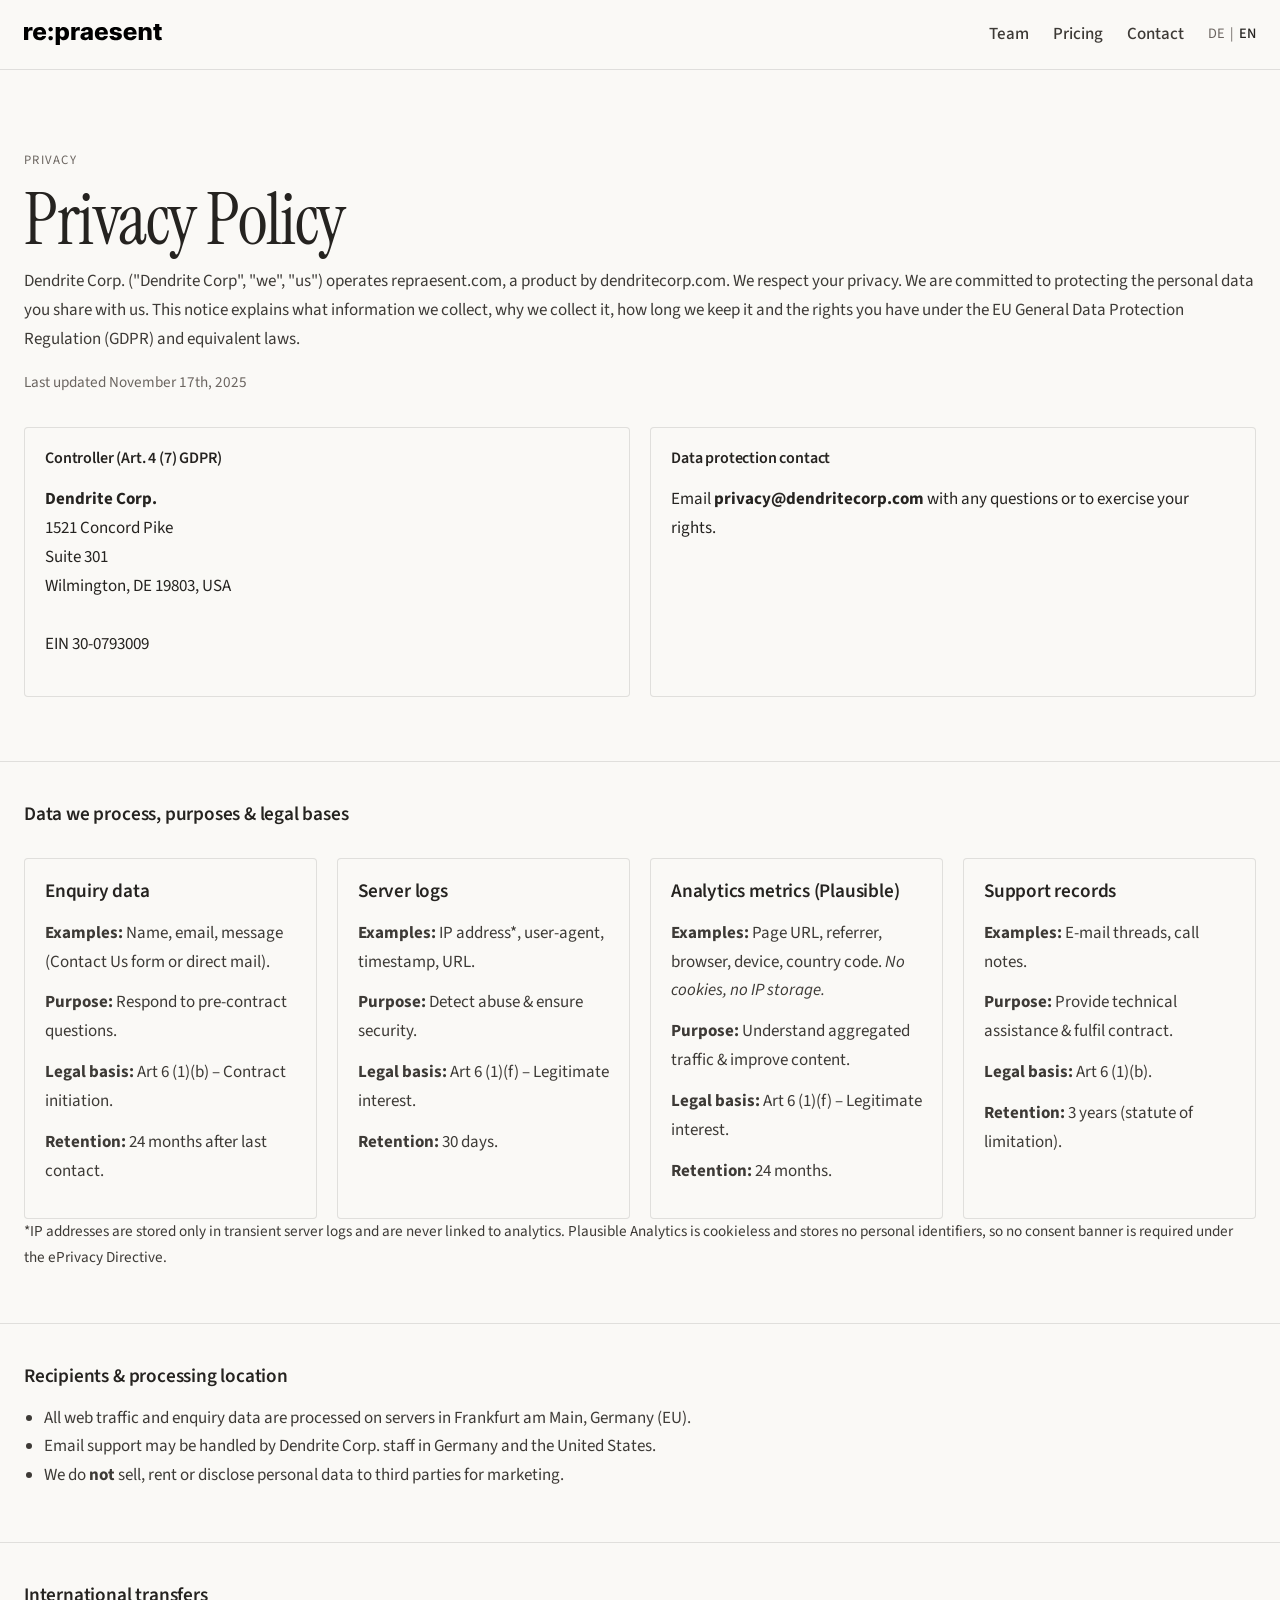
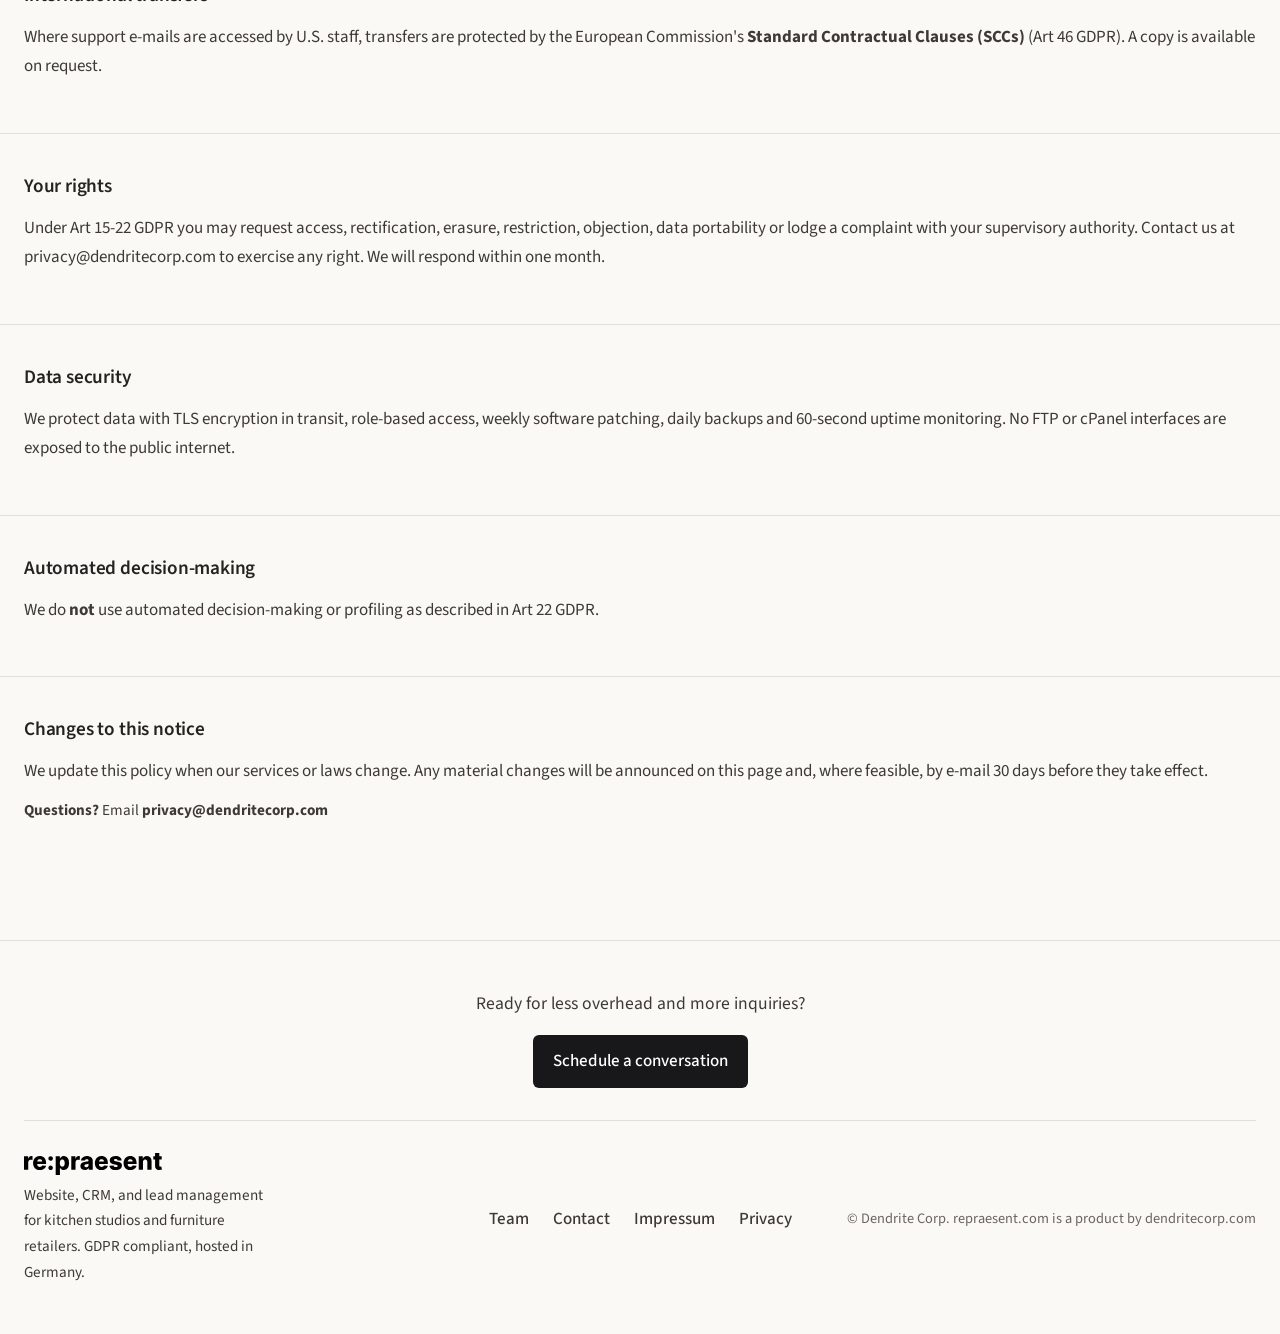
<file: en/privacy.html>
<!DOCTYPE html>
<html lang="en">
<head>
  <meta charset="utf-8" />
  <meta name="viewport" content="width=device-width, initial-scale=1" />
  <title>re:praesent — Privacy Policy</title>
  <meta name="description" content="Privacy policy for repraesent.com, a product by dendritecorp.com." />

  <link rel="alternate" hreflang="de" href="https://repraesent.com/privacy.html" />
  <link rel="alternate" hreflang="en" href="https://repraesent.com/en/privacy.html" />
  <link rel="canonical" href="https://repraesent.com/en/privacy.html" />

  <link rel="icon" type="image/svg+xml" href="/assets/favicon/favicon.svg" />
  <link rel="stylesheet" href="../css/styles.css" />
  <link rel="preconnect" href="https://fonts.googleapis.com" />
  <link rel="preconnect" href="https://fonts.gstatic.com" crossorigin />
  <link href="https://fonts.googleapis.com/css2?family=Instrument+Serif:ital@0;1&family=Source+Sans+3:ital,wght@0,400;0,500;0,600;1,400&display=swap" rel="stylesheet" />

  <script defer data-domain="repraesent.com" src="https://plausible0.gagadomains.com/js/script.file-downloads.hash.outbound-links.pageview-props.tagged-events.js"></script>
  <script>window.plausible = window.plausible || function() { (window.plausible.q = window.plausible.q || []).push(arguments) }</script>
</head>
<body data-page="privacy">
  <header class="site-header" id="top">
    <div class="container site-header-inner">
      <a class="brand" href="/en/" aria-label="re:praesent home">
        <img class="brand-logo" src="../assets/logo/re_praesent-mark-brand-hor.svg" alt="re:praesent" decoding="async" />
      </a>
      <nav class="site-nav" id="site-nav" aria-label="Primary navigation">
        <ul class="site-nav-list">
          <li><a class="site-nav-link" href="team.html">Team</a></li>
          <li><a class="site-nav-link" href="pricing.html">Pricing</a></li>
          <li><a class="site-nav-link" href="contact.html">Contact</a></li>
          <li class="mobile-only"><a class="site-nav-link" href="impressum.html">Impressum</a></li>
          <li class="mobile-only"><a class="site-nav-link" href="privacy.html">Privacy</a></li>
        </ul>
        <div class="lang-switcher">
          <a href="/privacy.html">DE</a>
          <span aria-hidden="true">|</span>
          <a href="/en/privacy.html" aria-current="page">EN</a>
        </div>
      </nav>
      <button class="nav-toggle" type="button" aria-expanded="false" aria-controls="site-nav" aria-label="Toggle navigation">
        <span class="nav-toggle-bar"></span>
        <span class="nav-toggle-bar"></span>
        <span class="nav-toggle-bar"></span>
      </button>
    </div>
  </header>

  <main>
    <section class="legal-hero">
      <div class="container">
        <p class="eyebrow">Privacy</p>
        <h1 class="section-title">Privacy Policy</h1>
        <p class="section-description">
          Dendrite Corp. ("Dendrite Corp", "we", "us") operates repraesent.com, a product by dendritecorp.com. We respect your privacy. We are committed to protecting the personal data you share with us. This notice explains what information we collect, why we collect it, how long we keep it and the rights you have under the EU General Data Protection Regulation (GDPR) and equivalent laws.
        </p>
        <p class="legal-updated">Last updated November 17th, 2025</p>
        <div class="legal-grid">
          <div class="legal-card">
            <h2>Controller (Art. 4 (7) GDPR)</h2>
            <p>
              <strong>Dendrite Corp.</strong><br />1521 Concord Pike<br />Suite 301<br />Wilmington, DE 19803, USA<br /><br />EIN 30-0793009
            </p>
          </div>
          <div class="legal-card">
            <h2>Data protection contact</h2>
            <p>Email <strong>privacy@dendritecorp.com</strong> with any questions or to exercise your rights.</p>
          </div>
        </div>
      </div>
    </section>

    <section class="legal-section">
      <div class="container">
        <h2>Data we process, purposes & legal bases</h2>
        <div class="legal-grid">
          <div class="legal-card">
            <h2>Enquiry data</h2>
            <p><strong>Examples:</strong> Name, email, message (Contact Us form or direct mail).</p>
            <p><strong>Purpose:</strong> Respond to pre-contract questions.</p>
            <p><strong>Legal basis:</strong> Art 6 (1)(b) – Contract initiation.</p>
            <p><strong>Retention:</strong> 24 months after last contact.</p>
          </div>
          <div class="legal-card">
            <h2>Server logs</h2>
            <p><strong>Examples:</strong> IP address*, user-agent, timestamp, URL.</p>
            <p><strong>Purpose:</strong> Detect abuse & ensure security.</p>
            <p><strong>Legal basis:</strong> Art 6 (1)(f) – Legitimate interest.</p>
            <p><strong>Retention:</strong> 30 days.</p>
          </div>
          <div class="legal-card">
            <h2>Analytics metrics (Plausible)</h2>
            <p><strong>Examples:</strong> Page URL, referrer, browser, device, country code. <em>No cookies, no IP storage.</em></p>
            <p><strong>Purpose:</strong> Understand aggregated traffic & improve content.</p>
            <p><strong>Legal basis:</strong> Art 6 (1)(f) – Legitimate interest.</p>
            <p><strong>Retention:</strong> 24 months.</p>
          </div>
          <div class="legal-card">
            <h2>Support records</h2>
            <p><strong>Examples:</strong> E-mail threads, call notes.</p>
            <p><strong>Purpose:</strong> Provide technical assistance & fulfil contract.</p>
            <p><strong>Legal basis:</strong> Art 6 (1)(b).</p>
            <p><strong>Retention:</strong> 3 years (statute of limitation).</p>
          </div>
        </div>
        <p class="legal-note">*IP addresses are stored only in transient server logs and are never linked to analytics. Plausible Analytics is cookieless and stores no personal identifiers, so no consent banner is required under the ePrivacy Directive.</p>
      </div>
    </section>

    <section class="legal-section">
      <div class="container">
        <h2>Recipients & processing location</h2>
        <ul>
          <li>All web traffic and enquiry data are processed on servers in Frankfurt am Main, Germany (EU).</li>
          <li>Email support may be handled by Dendrite Corp. staff in Germany and the United States.</li>
          <li>We do <strong>not</strong> sell, rent or disclose personal data to third parties for marketing.</li>
        </ul>
      </div>
    </section>

    <section class="legal-section">
      <div class="container">
        <h2>International transfers</h2>
        <p>Where support e-mails are accessed by U.S. staff, transfers are protected by the European Commission's <strong>Standard Contractual Clauses (SCCs)</strong> (Art 46 GDPR). A copy is available on request.</p>
      </div>
    </section>

    <section class="legal-section">
      <div class="container">
        <h2>Your rights</h2>
        <p>Under Art 15-22 GDPR you may request access, rectification, erasure, restriction, objection, data portability or lodge a complaint with your supervisory authority. Contact us at privacy@dendritecorp.com to exercise any right. We will respond within one month.</p>
      </div>
    </section>

    <section class="legal-section">
      <div class="container">
        <h2>Data security</h2>
        <p>We protect data with TLS encryption in transit, role-based access, weekly software patching, daily backups and 60-second uptime monitoring. No FTP or cPanel interfaces are exposed to the public internet.</p>
      </div>
    </section>

    <section class="legal-section">
      <div class="container">
        <h2>Automated decision-making</h2>
        <p>We do <strong>not</strong> use automated decision-making or profiling as described in Art 22 GDPR.</p>
      </div>
    </section>

    <section class="legal-section">
      <div class="container">
        <h2>Changes to this notice</h2>
        <p>We update this policy when our services or laws change. Any material changes will be announced on this page and, where feasible, by e-mail 30 days before they take effect.</p>
        <p class="legal-note"><strong>Questions?</strong> Email <strong>privacy@dendritecorp.com</strong></p>
      </div>
    </section>    
  </main>

  <footer class="site-footer">
    <div class="container footer-inner">
      <div class="footer-cta">
        <p class="footer-cta-text">Ready for less overhead and more inquiries?</p>
        <a class="btn" href="contact.html">Schedule a conversation</a>
      </div>
      <div class="footer-brand">
        <img class="brand-logo" src="../assets/logo/re_praesent-mark-brand-hor.svg" alt="re:praesent" decoding="async" />
        <p class="footer-text">Website, CRM, and lead management for kitchen studios and furniture retailers. GDPR compliant, hosted in Germany.</p>
      </div>
      <div class="footer-links">
        <a href="team.html">Team</a>
        <a href="contact.html">Contact</a>
        <a href="impressum.html">Impressum</a>
        <a href="privacy.html" aria-current="page">Privacy</a>
      </div>
      <div class="footer-meta">
        <p>© Dendrite Corp. repraesent.com is a product by dendritecorp.com</p>
      </div>
    </div>
  </footer>

  <script src="../js/script.js"></script>
  <script src="../js/form.js"></script>
</body>
</html>
</file>
<file: css/styles.css>
/* repraesent.com v0.4.1 — Design tokens & base
 *
 * TYPOGRAPHY SCALE
 * H1 (hero):    clamp(3rem, 6vw, 4.5rem), lh 1.1, serif
 * H2 (section): clamp(1.85rem, 3vw, 2.35rem), lh 1.25
 * H3:           1.25rem, fw 500
 * Body:         1.0625rem, lh 1.7
 * Hero text:    1.125rem, lh 1.65
 * Eyebrow:      0.8rem
 *
 * SPACING SYSTEM
 * --section-gap:        7.5rem (120px)
 * --section-gap-mobile: 5rem
 * --space-xs/sm/md/lg/xl: 0.5rem–3rem
 *
 * COLOR TOKENS
 * --bg-primary:   #FAF9F6 (warm off-white)
 * --text-primary: #252320 (dark charcoal)
 * --accent:       #5C6B5C (muted olive)
 */
:root {
  /* Colors — premium, calm tone */
  --bg-primary: #FAF9F6;
  --bg-secondary: #F5F3EF;
  --text-primary: #252320;
  --text-secondary: #3d3a36;
  --text-muted: #6b6560;
  --accent: #5C6B5C;
  --accent-hover: #4D5B4D;
  --accent-warm: #A89B7E;
  --border: rgba(37, 35, 32, 0.12);
  --border-strong: rgba(37, 35, 32, 0.2);
  /* Layout */
  --max-width: 1280px;
  --content-max: 1280px;
  --pad-x: 1.5rem;
  --section-gap: 100px;
  --section-gap-mobile: 60px;
  /* Spacing scale */
  --space-xs: 0.5rem;
  --space-sm: 1rem;
  --space-md: 1.5rem;
  --space-lg: 2rem;
  --space-xl: 3rem;
  --transition: 180ms ease;
}

*,
*::before,
*::after {
  box-sizing: border-box;
}

html {
  scroll-behavior: smooth;
}

/* Scroll motion */
.fade-up {
  opacity: 0;
  transform: translateY(20px);
  transition: all 0.6s ease;
}

.fade-up.visible {
  opacity: 1;
  transform: translateY(0);
}

/* Staggered card animation */
.card.fade-up,
.product-card.fade-up,
.flow-card.fade-up,
.client-card.fade-up {
  transition-delay: 0.1s;
}

.card.fade-up:nth-child(2),
.product-card.fade-up:nth-child(2),
.client-card.fade-up:nth-child(2) {
  transition-delay: 0.2s;
}

.card.fade-up:nth-child(3),
.product-card.fade-up:nth-child(3),
.client-card.fade-up:nth-child(3) {
  transition-delay: 0.3s;
}

.card.fade-up:nth-child(4),
.product-card.fade-up:nth-child(4),
.client-card.fade-up:nth-child(4) {
  transition-delay: 0.4s;
}

.card.fade-up:nth-child(5),
.product-card.fade-up:nth-child(5) {
  transition-delay: 0.5s;
}

.card.fade-up:nth-child(6),
.product-card.fade-up:nth-child(6) {
  transition-delay: 0.6s;
}

.card.fade-up:nth-child(7),
.product-card.fade-up:nth-child(7) {
  transition-delay: 0.7s;
}

.card.fade-up:nth-child(8),
.product-card.fade-up:nth-child(8) {
  transition-delay: 0.8s;
}

.flow-card.fade-up:nth-child(1) { transition-delay: 0.1s; }
.flow-card.fade-up:nth-child(3) { transition-delay: 0.2s; }
.flow-card.fade-up:nth-child(5) { transition-delay: 0.3s; }
.flow-card.fade-up:nth-child(7) { transition-delay: 0.4s; }

body {
  margin: 0;
  font-family: "Source Sans 3", system-ui, -apple-system, sans-serif;
  font-weight: 400;
  font-size: 1.0625rem;
  line-height: 1.7;
  background: var(--bg-primary);
  color: var(--text-primary);
  -webkit-font-smoothing: antialiased;
  overflow-x: hidden;
}

body.nav-open {
  /* no scroll lock needed for dropdown nav */
}

img {
  display: block;
  max-width: 100%;
  height: auto;
}

a {
  color: inherit;
  text-decoration: none;
}

a.btn,
button.btn {
  appearance: none;
  -webkit-appearance: none;
  text-align: center;
  text-decoration: none;
  font-family: inherit;
}

a:hover {
  color: var(--accent);
}

.container {
  width: 100%;
  max-width: 1280px;
  margin: 0 auto;
  padding-left: 24px;
  padding-right: 24px;
}

@media (min-width: 1300px) {
  .container {
    padding-left: 0;
    padding-right: 0;
  }
}

.container.container-wide {
  max-width: 1400px;
}

.section-split .container {
  display: grid;
  grid-template-columns: 1fr minmax(280px, 1fr);
  gap: 3rem;
  align-items: start;
}

.split-content {
  min-width: 0;
}

/* Typography */
h1, h2, h3, .serif, .font-serif {
  font-family: 'Instrument Serif', serif;
}

h1 {
  font-size: clamp(3rem, 6vw, 4.5rem);
  line-height: 1.1;
  font-weight: 400;
  letter-spacing: -0.02em;
  margin: 0;
}

h2 {
  font-size: clamp(1.85rem, 3vw, 2.35rem);
  line-height: 1.25;
  font-weight: 400;
  letter-spacing: -0.01em;
  margin: 0;
}

h3 {
  font-size: 1.25rem;
  font-weight: 500;
  margin: 0;
}

.eyebrow {
  font-size: 0.8rem;
  letter-spacing: 0.1em;
  text-transform: uppercase;
  color: var(--text-muted);
  margin: 0 0 0.5rem;
}

/* Header */
.site-header {
  position: sticky;
  top: 0;
  z-index: 10;
  background: rgba(250, 249, 246, 0.92);
  backdrop-filter: blur(12px);
  border-bottom: 1px solid var(--border);
}

.site-header-inner {
  display: flex;
  align-items: center;
  justify-content: space-between;
  padding-top: 1.25rem;
  padding-bottom: 1.25rem;
}

.brand {
  display: inline-flex;
  align-items: center;
}

.brand-logo {
  height: 1.35rem;
  width: auto;
}

.site-nav {
  display: flex;
  align-items: center;
  gap: 1.5rem;
}

.site-nav-list {
  display: flex;
  gap: 1.5rem;
  list-style: none;
  margin: 0;
  padding: 0;
  align-items: center;
}

.site-nav-link {
  color: var(--text-secondary);
  font-weight: 500;
  transition: color var(--transition);
}

.site-nav-link:hover,
.site-nav-link[aria-current="page"] {
  color: var(--text-primary);
}

.lang-switcher {
  display: flex;
  gap: 0.35rem;
  font-size: 0.9rem;
  color: var(--text-muted);
}

.lang-switcher a {
  color: var(--text-muted);
  transition: color var(--transition);
}

.lang-switcher a:hover,
.lang-switcher a[aria-current="page"] {
  color: var(--text-primary);
}

.lang-switcher [aria-current="page"] {
  font-weight: 500;
}

.mobile-only {
  display: none;
}

.nav-toggle {
  display: none;
  flex-direction: column;
  align-items: center;
  justify-content: center;
  gap: 5px;
  width: 44px;
  height: 44px;
  border: 1px solid var(--border);
  background: transparent;
  cursor: pointer;
  padding: 0;
  border-radius: 4px;
}

.nav-toggle-bar {
  width: 20px;
  height: 1.5px;
  background: var(--text-primary);
  transition: transform var(--transition), opacity var(--transition);
}

body.nav-open .nav-toggle-bar:nth-child(1) {
  transform: translateY(6px) rotate(45deg);
}

body.nav-open .nav-toggle-bar:nth-child(2) {
  opacity: 0;
}

body.nav-open .nav-toggle-bar:nth-child(3) {
  transform: translateY(-6px) rotate(-45deg);
}

/* Hero */
.hero {
  padding: 7rem 0 6rem;
}

.hero-inner {
  max-width: 1200px;
}

.hero h1,
.hero-title {
  font-size: clamp(2rem, 5vw, 4rem);
  text-wrap: balance;
  line-height: 1.1;
  margin-bottom: 24px;
}

.hero-text {
  font-size: 1.125rem;
  line-height: 1.65;
  color: var(--text-secondary);
  margin: 0 0 0.75rem;
  max-width: 58ch;
}

.hero-trust {
  font-size: 0.95rem;
  color: var(--text-muted);
  margin: 0 0 2.25rem;
  max-width: 38ch;
}

.hero .btn {
  padding: 14px 28px;
  font-size: 1.05rem;
}

.btn,
a.btn,
button.btn {
  display: inline-flex;
  align-items: center;
  justify-content: center;
  background: #18181b;
  color: white;
  padding: 12px 20px;
  border-radius: 6px;
  font: inherit;
  font-weight: 500;
  border: none;
  cursor: pointer;
  transition: all 0.2s ease;
}

.btn:hover,
a.btn:hover,
button.btn:hover {
  transform: translateY(-1px);
  opacity: 0.9;
  color: white;
}

.btn:active,
a.btn:active,
button.btn:active {
  transform: translateY(0);
}

.btn:focus-visible {
  outline: 2px solid var(--accent);
  outline-offset: 2px;
}

.btn-secondary,
a.btn-secondary {
  background: transparent;
  color: var(--text-primary);
  border: 2px solid var(--text-primary);
}

.btn-secondary:hover,
a.btn-secondary:hover {
  background: var(--text-primary);
  color: white;
}

/* Sections */
section {
  padding-top: 100px;
  padding-bottom: 100px;
}

@media (max-width: 768px) {
  section {
    padding-top: 60px;
    padding-bottom: 60px;
  }
}

.section-header {
  margin-bottom: 2.5rem;
  max-width: 720px;
}

.section-cta {
  margin-top: 1.5rem;
}

.section-title {
  margin-bottom: 0.5rem;
}

.section-description {
  margin: 0;
  color: var(--text-secondary);
  font-size: 1.0625rem;
  line-height: 1.7;
}

/* Problem section */
.problem-section .problem-headline {
  font-size: clamp(1.65rem, 2.5vw, 2rem);
  font-weight: 400;
  margin: 0 0 1.5rem;
}

.problem-list {
  list-style: none;
  margin: 0 0 2rem;
  padding: 0;
  color: var(--text-secondary);
  font-size: 1rem;
  line-height: 1.7;
}

.problem-list li {
  padding: 0.25rem 0;
  padding-left: 1.25rem;
  position: relative;
}

.problem-list li::before {
  content: "—";
  position: absolute;
  left: 0;
  color: var(--text-muted);
}

.problem-experience {
  margin: 1rem 0 0;
  color: var(--text-secondary);
  font-size: 1rem;
  line-height: 1.65;
}

.problem-resolution {
  font-family: 'Instrument Serif', serif;
  font-size: 1.35rem;
  font-weight: 500;
  color: var(--text-primary);
  margin: 0;
  line-height: 1.4;
}

.positioning-statement {
  margin: 1.5rem 0 0;
  font-family: 'Instrument Serif', serif;
  font-size: 1.2rem;
  font-weight: 500;
  color: var(--text-primary);
}

/* Product intro — split layout */
.product-intro .section-description {
  font-size: 1.1rem;
  line-height: 1.7;
}

.product-intro .split-content:last-child {
  padding-top: 0.5rem;
}

.product-intro .key-point {
  font-size: 1.05rem;
  color: var(--text-secondary);
  line-height: 1.65;
  margin: 0;
}

/* What's included — grouped */
.included-groups {
  display: flex;
  flex-direction: column;
  gap: 2rem;
}

.included-group {
  padding-bottom: 2rem;
  border-bottom: 1px solid var(--border);
}

.included-group:last-child {
  padding-bottom: 0;
  border-bottom: none;
}

.card {
  border: 1px solid #e5e5e5;
  border-radius: 8px;
  padding: 24px;
  background: white;
}

.card:hover {
  border-color: #d0d0d0;
}

.included-cards .included-group.card {
  border-bottom: 1px solid var(--border);
  border-radius: 6px;
  margin-bottom: 1rem;
}

.included-cards .included-group.card:last-child {
  margin-bottom: 0;
  border-bottom: 1px solid var(--border);
}

.included-group-title {
  font-family: inherit;
  font-size: 1rem;
  font-weight: 500;
  color: var(--text-muted);
  text-transform: uppercase;
  letter-spacing: 0.05em;
  margin: 0 0 0.75rem;
  display: flex;
  align-items: center;
  gap: 0.5rem;
}

.included-group-title .icon {
  display: inline-flex;
  color: var(--text-muted);
}

.included-list {
  list-style: none;
  margin: 0;
  padding: 0;
  display: flex;
  flex-direction: column;
  gap: 0.5rem;
}

.included-list li {
  padding-left: 1rem;
  position: relative;
  line-height: 1.6;
}

.included-list li::before {
  content: "·";
  position: absolute;
  left: 0;
  color: var(--text-muted);
}

.included-items {
  display: flex;
  flex-direction: column;
  gap: 1rem;
}

.included-item {
  display: flex;
  flex-direction: column;
  gap: 0.2rem;
}

.included-item-name {
  font-weight: 500;
  color: var(--text-primary);
}

.included-item-desc {
  font-size: 0.95rem;
  color: var(--text-secondary);
  line-height: 1.5;
}

/* Product cards — individual products */
.product-cards {
  display: grid;
  grid-template-columns: repeat(auto-fill, minmax(220px, 1fr));
  gap: 1.25rem;
}

.product-cards-included {
  grid-template-columns: repeat(4, 1fr);
  gap: 24px;
}

.product-cards.grid-3col,
.product-cards-merged {
  grid-template-columns: repeat(3, 1fr);
  align-items: stretch;
}

.product-cards-merged .product-card {
  display: flex;
  flex-direction: column;
  min-height: 100%;
}

.product-cards-merged .product-card-price {
  margin-top: auto;
}

@media (max-width: 900px) {
  .product-cards-included {
    grid-template-columns: repeat(2, 1fr);
  }
}

.product-card {
  display: flex;
  flex-direction: column;
  gap: 0.5rem;
}

.product-card-icon {
  display: inline-flex;
  color: var(--text-muted);
  margin-bottom: 0.25rem;
}

.product-card-name {
  font-family: inherit;
  font-size: 1rem;
  font-weight: 500;
  margin: 0;
  color: var(--text-primary);
}

.product-card-desc {
  font-size: 0.9rem;
  color: var(--text-secondary);
  line-height: 1.5;
  margin: 0;
}

.product-card-price {
  font-weight: 500;
  color: var(--text-primary);
  font-size: 0.95rem;
  margin: 0.5rem 0 0;
}

.included-note {
  margin-top: 1.5rem;
  color: var(--text-secondary);
  font-size: 0.98rem;
}

.hr {
  height: 1px;
  background: #e5e5e5;
  margin: 60px 0;
}

.components-group-ongoing {
  opacity: 0.95;
}

.components-group-onetime {
  opacity: 0.9;
}

/* How it works */
.flow-diagram {
  display: flex;
  flex-wrap: wrap;
  align-items: center;
  gap: 1.5rem 2rem;
  font-size: 1.25rem;
}

.flow-item {
  color: var(--text-primary);
  font-size: 1.2rem;
  font-weight: 500;
}

.flow-arrow {
  color: var(--text-muted);
  font-size: 1.1rem;
}

/* How it works — stepped flow */
.flow-steps {
  display: flex;
  flex-wrap: wrap;
  align-items: center;
  gap: 2rem 2.5rem;
  max-width: 800px;
}

.flow-step {
  display: flex;
  align-items: center;
  gap: 0.75rem;
  font-size: 1.25rem;
  font-weight: 500;
  color: var(--text-primary);
}

.flow-step-label {
  display: inline-flex;
  align-items: center;
  justify-content: center;
  width: 1.75rem;
  height: 1.75rem;
  font-size: 0.85rem;
  font-weight: 500;
  color: var(--text-muted);
  background: var(--bg-secondary);
  border-radius: 50%;
}

.flow-step-connector {
  color: var(--text-muted);
  font-size: 1.1rem;
}

/* How it works — vertical flow */
.how-it-works-header {
  text-align: center;
  margin-left: auto;
  margin-right: auto;
  max-width: 640px;
}

.how-it-works-header .section-description {
  margin-bottom: 0;
}

.flow-steps-vertical {
  display: flex;
  flex-direction: column;
  align-items: center;
  gap: 2.5rem;
  margin: 2rem auto;
  max-width: 560px;
}

.flow-step-vertical-item {
  display: flex;
  flex-direction: column;
  align-items: center;
  text-align: center;
  gap: 0.5rem;
}

.flow-step-vertical-item .flow-step-icon {
  display: inline-flex;
  color: var(--text-muted);
  margin-bottom: 0.25rem;
}

.flow-step-vertical-item h3 {
  font-family: inherit;
  font-size: 1.15rem;
  font-weight: 500;
  margin: 0;
}

.flow-step-vertical-item p {
  margin: 0;
  color: var(--text-secondary);
  font-size: 0.98rem;
  line-height: 1.5;
}

/* How it works — horizontal flow cards */
.flow-cards {
  display: flex;
  flex-wrap: wrap;
  align-items: stretch;
  justify-content: center;
  gap: 0.5rem 1rem;
  margin: 2rem auto;
  max-width: 900px;
}

.flow-card {
  flex: 1 1 140px;
  min-width: 120px;
  max-width: 200px;
  border: 1px solid var(--border);
  border-radius: 6px;
  padding: 1.25rem 1rem;
  text-align: center;
  background: var(--bg-primary);
}

.flow-card-icon {
  display: inline-flex;
  color: var(--text-muted);
  margin-bottom: 0.5rem;
}

.flow-card h3 {
  font-family: inherit;
  font-size: 1rem;
  font-weight: 500;
  margin: 0 0 0.35rem;
}

.flow-card p {
  margin: 0;
  color: var(--text-secondary);
  font-size: 0.9rem;
  line-height: 1.45;
}

.flow-arrow-svg {
  display: flex;
  align-items: center;
  color: var(--text-muted);
  flex-shrink: 0;
}

.flow-arrow-svg svg {
  width: 24px;
  height: 24px;
  opacity: 0.6;
}

/* Story section — editorial style */
.story-section {
  border-top: 1px solid var(--border);
}

.story-section .story-container {
  max-width: var(--content-max);
  margin: 0 auto;
  padding: 0 var(--pad-x);
}

.story-section .story-heading {
  font-family: 'Instrument Serif', serif;
  font-size: clamp(2rem, 3.5vw, 2.6rem);
  font-weight: 400;
  line-height: 1.2;
  letter-spacing: -0.01em;
  margin: 0 0 2rem;
  max-width: 850px;
}

.story-section .story-grid {
  display: grid;
  grid-template-columns: 1fr 1fr;
  gap: 3rem;
  align-items: start;
}

.story-section .story-body {
  max-width: 520px;
}

.story-section .story-body p {
  margin: 0 0 1.25rem;
  color: var(--text-secondary);
  line-height: 1.7;
  font-size: 1.0625rem;
}

.story-section .story-body p:last-child {
  margin-bottom: 0;
}

.story-section .story-support {
  max-width: 480px;
  padding: 1.5rem;
  border: 1px solid var(--border);
  border-radius: 6px;
  background: var(--bg-secondary);
}

.story-section .story-support p {
  margin: 0;
  font-family: 'Instrument Serif', serif;
  font-size: 1.2rem;
  font-weight: 500;
  color: var(--text-primary);
  line-height: 1.5;
}

.story-container-narrow {
  max-width: 800px;
}

.story {
  font-family: 'Instrument Serif', serif;
  font-style: italic;
  font-size: 20px;
  line-height: 1.7;
  max-width: 780px;
  margin: 0 auto;
  color: #2a2a2a;
}

.story h2 {
  font-family: 'Instrument Serif', serif;
  font-style: normal;
  font-size: 32px;
  margin-bottom: 24px;
}

.story p {
  margin-bottom: 18px;
}

.story p:last-child {
  margin-bottom: 0;
}

.story-body-single {
  max-width: 780px;
}

.story-body-single.story {
  font-style: italic;
}

.story-body-single.story p {
  margin-bottom: 18px;
  color: #2a2a2a;
  line-height: 1.7;
  font-size: inherit;
}

.story-body-single p {
  margin: 0 0 18px;
  color: var(--text-secondary);
  line-height: 1.7;
  font-size: 1.0625rem;
}

.story-body-single p:last-child,
.story-body-single.story p:last-child {
  margin-bottom: 0;
}

.industry-copy p {
  margin: 0 0 0.75rem;
  color: var(--text-secondary);
  line-height: 1.7;
  font-size: 1.0625rem;
}

.industry-copy p:first-child {
  font-family: 'Instrument Serif', serif;
  font-size: clamp(1.85rem, 3vw, 2.35rem);
  font-weight: 400;
  color: var(--text-primary);
  line-height: 1.25;
}

.industry-copy p:last-child {
  margin-bottom: 0;
  font-family: 'Instrument Serif', serif;
  font-size: 1.2rem;
  font-weight: 500;
  color: var(--text-primary);
}

.story-resolution {
  font-family: 'Instrument Serif', serif;
  font-size: 1.25rem;
  font-weight: 500;
  color: var(--text-primary);
  margin: 1.5rem 0 0 !important;
}

/* Card main — Digital Business Presence */
.card-main.pricing-hero-card {
  max-width: 700px;
  margin-left: auto;
  margin-right: auto;
  margin-bottom: 2.5rem;
  text-align: center;
  padding: 40px;
}

.card-main .btn {
  display: inline-flex;
  margin-top: 1rem;
}

/* Price box sub-card */
.price-box {
  border: 1px solid #e5e5e5;
  padding: 20px;
  margin-top: 20px;
  border-radius: 8px;
}

.price-box-title,
.price-box h3 {
  font-family: 'Instrument Serif', serif;
  font-size: 28px;
  font-weight: 500;
  margin: 0;
  line-height: 1.3;
}

/* Pricing hero card */
.pricing-hero-card {
  border: 2px solid var(--accent);
  border-radius: 8px;
  padding: 2rem;
  background: var(--bg-secondary);
  margin-bottom: 2.5rem;
  text-align: center;
}

.pricing-hero-card .pricing-hero-icon {
  display: inline-flex;
  color: var(--accent);
  margin-bottom: 1rem;
}

.pricing-hero-card .pricing-hero-title {
  font-family: 'Instrument Serif', serif;
  font-size: 1.5rem;
  font-weight: 500;
  margin: 0 0 0.5rem;
}

.pricing-hero-card .pricing-hero-desc {
  color: var(--text-secondary);
  margin: 0 0 0.75rem;
  line-height: 1.6;
}

.pricing-hero-card .pricing-hero-tagline {
  color: var(--text-secondary);
  margin: 0 0 1rem;
  line-height: 1.6;
  font-size: 1rem;
}

.main-product-card.pricing-hero-card {
  padding: 2.5rem 3rem;
}

.main-product-card .pricing-hero-title {
  font-size: 1.75rem;
}

.main-product-card .pricing-hero-desc {
  font-size: 1.1rem;
}

.pricing-hero-card .pricing-hero-features {
  list-style: none;
  margin: 0 0 1.25rem;
  padding: 0;
  display: flex;
  flex-wrap: wrap;
  justify-content: center;
  gap: 0.5rem 1rem;
}

.pricing-hero-card .pricing-hero-features li {
  color: var(--text-secondary);
  font-size: 0.95rem;
}

.pricing-hero-card .pricing-hero-price {
  font-family: 'Instrument Serif', serif;
  font-size: 2rem;
  font-weight: 500;
  margin: 0;
}

/* Built Europe grid */
.built-europe-grid {
  display: grid;
  grid-template-columns: 1fr 1fr;
  gap: 3rem;
  align-items: start;
}

.built-differently-block,
.gdpr-block {
  padding: 2rem 0;
  border-top: 1px solid var(--border);
}

.built-differently-block .section-title,
.gdpr-block .section-title {
  margin-bottom: 1rem;
}

/* Why comparison */
.why-comparison {
  display: grid;
  grid-template-columns: 1fr 1fr;
  gap: 2.5rem;
}

.why-comparison-column h4 {
  font-family: inherit;
  font-size: 1rem;
  font-weight: 500;
  color: var(--text-muted);
  text-transform: uppercase;
  letter-spacing: 0.05em;
  margin: 0 0 1rem;
}

.why-comparison-list {
  list-style: none;
  margin: 0;
  padding: 0;
}

.why-comparison-list li {
  display: flex;
  align-items: flex-start;
  gap: 0.5rem;
  padding: 0.5rem 0;
  color: var(--text-secondary);
  font-size: 1rem;
  line-height: 1.5;
  border-bottom: 1px solid var(--border);
}

.why-comparison-list li:last-child {
  border-bottom: none;
}

.why-bullet-icon {
  flex-shrink: 0;
  color: var(--text-muted);
  margin-top: 0.1rem;
}

.why-comparison-column.with-repraesent .why-bullet-icon {
  color: var(--accent);
}

.why-conclusion {
  margin: 2rem 0 0;
  text-align: center;
  font-family: 'Instrument Serif', serif;
  font-size: 1.15rem;
  font-weight: 500;
  color: var(--text-primary);
  line-height: 1.5;
}

/* Client cards */
.client-cards {
  display: grid;
  grid-template-columns: repeat(3, 1fr);
  gap: 1.5rem;
}

.client-card {
  border: 1px solid var(--border);
  border-radius: 6px;
  overflow: hidden;
  background: var(--bg-primary);
}

.client-card-image {
  background: var(--bg-secondary);
  display: flex;
  align-items: center;
  justify-content: center;
  overflow: hidden;
}

.client-card img,
.client-card-image img {
  width: 100%;
  height: 220px;
  object-fit: cover;
  object-position: top;
}

.client-card-image span {
  font-size: 0.85rem;
  color: var(--text-muted);
}

.client-card-body {
  padding: 1.25rem;
}

.client-card-body h3 {
  font-family: inherit;
  font-size: 1.1rem;
  font-weight: 500;
  margin: 0 0 0.5rem;
}

.client-card-body p {
  margin: 0;
  color: var(--text-secondary);
  font-size: 0.95rem;
  line-height: 1.5;
}

/* Service block icon */
.service-block .service-icon {
  display: inline-flex;
  color: var(--text-muted);
  margin-bottom: 0.75rem;
}

/* How it works — centered vertical */
.flow-section-centered .container {
  display: flex;
  flex-direction: column;
  align-items: center;
  text-align: center;
}

.section-header-centered {
  margin-left: auto;
  margin-right: auto;
}

.flow-vertical {
  display: flex;
  flex-direction: column;
  align-items: center;
  gap: 0.5rem;
  margin: 2rem 0;
}

.flow-step-vertical {
  font-family: 'Instrument Serif', serif;
  font-size: clamp(1.5rem, 3vw, 2rem);
  font-weight: 500;
  color: var(--text-primary);
}

.flow-arrow-vertical {
  color: var(--text-muted);
  font-size: 1.25rem;
}

.flow-cta {
  margin-top: 2rem;
}

.placeholder-images {
  display: grid;
  grid-template-columns: repeat(3, 1fr);
  gap: 1.5rem;
  margin-top: 3rem;
  max-width: 720px;
}

.placeholder-image {
  aspect-ratio: 16 / 10;
  background: var(--bg-secondary);
  border: 1px solid var(--border);
  border-radius: 6px;
  display: flex;
  align-items: center;
  justify-content: center;
}

.placeholder-label {
  font-size: 0.85rem;
  color: var(--text-muted);
}

/* Pricing */
.pricing-bundle {
  margin-bottom: 2rem;
}

.pricing-amount {
  font-family: 'Instrument Serif', serif;
  font-size: 2.75rem;
  font-weight: 500;
  margin: 0 0 0.25rem;
}

.pricing-bundle-note {
  color: var(--text-muted);
  font-size: 0.9rem;
  margin: 0 0 1.5rem;
}

.pricing-table {
  width: 100%;
  max-width: 560px;
  margin-left: auto;
  margin-right: auto;
  border-collapse: collapse;
}

.pricing-table th,
.pricing-table td {
  padding: 0.4rem 0;
  text-align: left;
  font-size: 0.95rem;
  color: var(--text-secondary);
  border-bottom: 1px solid var(--border);
}

.pricing-table th {
  font-weight: 500;
}

.pricing-table td:last-child {
  text-align: right;
  font-weight: 500;
  color: var(--text-primary);
}

/* Additional services */
.services-grid {
  display: grid;
  gap: 1.5rem;
  max-width: 640px;
}

.services-cards {
  grid-template-columns: repeat(3, 1fr);
  max-width: 100%;
}

.service-block {
  padding: 0;
}

.services-cards .service-block.card {
  padding: 1.5rem;
}

.service-block h3 {
  font-family: inherit;
  font-size: 1.05rem;
  font-weight: 500;
  margin: 0 0 0.5rem;
}

.service-desc {
  margin: 0 0 0.5rem;
  color: var(--text-secondary);
  font-size: 0.95rem;
  line-height: 1.5;
}

.service-price {
  margin: 0;
  font-weight: 500;
  color: var(--text-primary);
  font-size: 0.98rem;
}

.service-block p {
  margin: 0;
  color: var(--text-secondary);
  font-size: 0.98rem;
}

/* Audience */
.audience-grid {
  display: grid;
  grid-template-columns: repeat(auto-fit, minmax(260px, 1fr));
  gap: 2rem;
  max-width: 640px;
}

.audience-block h3 {
  font-family: inherit;
  font-size: 1.1rem;
  font-weight: 500;
  margin: 0 0 0.5rem;
}

.audience-block p {
  margin: 0;
  color: var(--text-secondary);
  font-size: 1rem;
}

/* Audience — strong split */
.audience-split {
  display: grid;
  grid-template-columns: repeat(2, 1fr);
  gap: 3rem;
  max-width: 100%;
}

.audience-block-brands,
.audience-block-retailers {
  padding: 2rem 0;
  border-top: 1px solid var(--border);
}

.audience-block-brands h3,
.audience-block-retailers h3 {
  font-family: 'Instrument Serif', serif;
  font-size: 1.1rem;
  font-weight: 500;
  text-transform: uppercase;
  letter-spacing: 0.05em;
  color: var(--text-muted);
  margin: 0 0 0.75rem;
}

.audience-block-brands p,
.audience-block-retailers p {
  margin: 0 0 0.75rem;
  color: var(--text-secondary);
  font-size: 1rem;
  line-height: 1.65;
}

.audience-block-brands p:last-child,
.audience-block-retailers p:last-child {
  margin-bottom: 0;
}

.audience-intro {
  margin: 0 0 0.5rem;
  color: var(--text-secondary);
  font-size: 1rem;
  line-height: 1.65;
}

.audience-list {
  list-style: none;
  margin: 0 0 1rem;
  padding: 0;
}

.audience-list li {
  display: flex;
  align-items: flex-start;
  gap: 0.5rem;
  padding: 0.35rem 0;
  color: var(--text-secondary);
  font-size: 1rem;
  line-height: 1.5;
}

.audience-bullet-icon {
  flex-shrink: 0;
  color: var(--text-muted);
  margin-top: 0.15rem;
}

.audience-closing {
  margin: 0;
  font-family: 'Instrument Serif', serif;
  font-size: 1.1rem;
  font-weight: 500;
  color: var(--text-primary);
  line-height: 1.5;
}

/* Why this works */
.why-section .section-header {
  margin-bottom: 2rem;
}

.why-list {
  list-style: none;
  margin: 0;
  padding: 0;
  max-width: 560px;
}

.why-list li {
  padding: 0.5rem 0;
  padding-left: 1.25rem;
  position: relative;
  color: var(--text-secondary);
  font-size: 1.05rem;
  line-height: 1.6;
}

.why-list li::before {
  content: "·";
  position: absolute;
  left: 0;
  color: var(--accent);
}

/* Clients */
.clients-list {
  display: flex;
  flex-wrap: wrap;
  gap: 1.5rem 2rem;
}

.client-item {
  color: var(--text-secondary);
  font-size: 1rem;
}

.client-name {
  font-weight: 500;
  color: var(--text-primary);
}

/* Lead form */
.lead-form {
  max-width: 650px;
  margin-left: auto;
  margin-right: auto;
}

.form-group {
  margin-bottom: 1.5rem;
}

.form-group label {
  display: block;
  font-weight: 500;
  margin-bottom: 0.35rem;
  font-size: 0.95rem;
}

.form-group input,
.form-group select,
.form-group textarea {
  width: 100%;
  padding: 0.75rem 0.85rem;
  font: inherit;
  font-size: 1rem;
  border: 1px solid var(--border);
  border-radius: 4px;
  background: var(--bg-primary);
  color: var(--text-primary);
  transition: border-color var(--transition);
}

.form-group input:focus,
.form-group select:focus,
.form-group textarea:focus {
  outline: none;
  border-color: var(--accent);
}

.form-group textarea {
  min-height: 100px;
  resize: vertical;
}

.form-checkbox {
  display: flex;
  gap: 0.75rem;
  align-items: flex-start;
  margin-bottom: 1rem;
}

.form-checkbox input {
  width: auto;
  margin-top: 0.35rem;
  flex-shrink: 0;
}

.form-checkbox label {
  font-size: 0.9rem;
  font-weight: 400;
  color: var(--text-secondary);
  line-height: 1.5;
}

.form-checkbox a {
  color: var(--accent);
  text-decoration: underline;
}

.form-note {
  margin-top: 1rem;
  font-size: 0.95rem;
  color: var(--text-muted);
}

.form-feedback {
  margin-top: 1rem;
  padding: 0.75rem;
  border-radius: 4px;
  font-size: 0.95rem;
}

.form-feedback.success {
  background: rgba(92, 107, 92, 0.15);
  color: var(--accent-hover);
}

.form-feedback.error {
  background: rgba(180, 80, 80, 0.1);
  color: #8B3A3A;
}

/* FAQ */
.faq .container {
  max-width: var(--content-max);
}

.faq-items {
  display: grid;
  grid-template-columns: repeat(2, 1fr);
  gap: 0 3rem;
}

.faq details {
  border-bottom: 1px solid var(--border);
  padding: 1rem 0;
  background: transparent;
}

.faq details:first-child {
  padding-top: 0;
}

.faq summary {
  cursor: pointer;
  font-weight: 500;
  list-style: none;
}

.faq summary::-webkit-details-marker {
  display: none;
}

.faq summary::after {
  content: "+";
  float: right;
  font-weight: 300;
  color: var(--text-muted);
}

.faq details[open] summary::after {
  content: "−";
}

.faq p {
  margin: 0.75rem 0 0;
  padding-top: 0.75rem;
  border-top: 1px solid var(--border);
  color: var(--text-secondary);
}

/* Footer */
.site-footer {
  padding: 3rem 0;
  border-top: 1px solid var(--border);
  margin-top: 4rem;
}

.footer-inner {
  display: grid;
  grid-template-columns: 1fr auto 1fr;
  gap: 2rem 1.5rem;
  align-items: center;
}

.footer-cta {
  grid-column: 1 / -1;
  text-align: center;
  padding-bottom: 2rem;
  border-bottom: 1px solid var(--border);
}

.footer-cta-text {
  margin: 0 0 1rem;
  font-size: 1.1rem;
  color: var(--text-secondary);
}

.footer-brand {
  display: grid;
  gap: 0.5rem;
}

.footer-text {
  margin: 0;
  font-size: 0.95rem;
  color: var(--text-secondary);
  max-width: 32ch;
}

.footer-links {
  display: flex;
  gap: 1.5rem;
  justify-content: center;
}

.footer-links a {
  color: var(--text-secondary);
  font-weight: 500;
}

.footer-links a:hover {
  color: var(--text-primary);
}

.footer-meta {
  text-align: right;
  font-size: 0.9rem;
  color: var(--text-muted);
}

.footer-meta p {
  margin: 0;
}

/* Team page */
.team-hero,
.legal-hero {
  padding: 5rem 0 4rem;
}

.team-section {
  padding: var(--section-gap) 0;
}

.team-grid {
  display: grid;
  grid-template-columns: repeat(auto-fill, minmax(280px, 1fr));
  gap: 1.5rem;
}

.person-card {
  display: grid;
  grid-template-columns: auto 1fr;
  gap: 1rem;
  align-items: start;
}

.person-avatar {
  width: 72px;
  height: 72px;
  border-radius: 6px;
  overflow: hidden;
  flex-shrink: 0;
}

.person-avatar img {
  width: 100%;
  height: 100%;
  object-fit: cover;
}

.person-name {
  font-weight: 600;
  margin: 0 0 0.15rem;
}

.person-role {
  font-size: 0.9rem;
  color: var(--text-muted);
  margin: 0 0 0.5rem;
}

.person-bio {
  font-size: 0.95rem;
  color: var(--text-secondary);
  line-height: 1.55;
  margin: 0;
}

.advisor-card {
  max-width: 560px;
  display: grid;
  grid-template-columns: auto 1fr;
  gap: 1.25rem;
  align-items: start;
}

/* Legal pages */
.legal-grid {
  display: grid;
  grid-template-columns: repeat(auto-fit, minmax(280px, 1fr));
  gap: 1.25rem;
  margin-top: 2rem;
}

.legal-card {
  padding: 1.25rem;
  border: 1px solid var(--border);
  border-radius: 4px;
  background: var(--bg-primary);
}

.legal-card h2 {
  font-family: inherit;
  font-size: 1rem;
  font-weight: 600;
  margin: 0 0 0.75rem;
}

.legal-list {
  list-style: none;
  margin: 0;
  padding: 0;
}

.legal-list li {
  padding: 0.2rem 0;
  color: var(--text-secondary);
  font-size: 0.98rem;
}

.legal-section {
  padding: 2.5rem 0;
  border-top: 1px solid var(--border);
}

.legal-section h2 {
  font-family: inherit;
  font-size: 1.2rem;
  font-weight: 600;
  margin: 0 0 1rem;
}

.legal-section p,
.legal-section ul {
  margin: 0 0 0.75rem;
  color: var(--text-secondary);
}

.legal-section ul {
  padding-left: 1.25rem;
}

.legal-updated,
.legal-note {
  font-size: 0.95rem;
  color: var(--text-muted);
  margin-top: 1rem;
}

/* Hero — 2-column layout with visual */
@media (min-width: 761px) {
  .hero-inner {
    display: grid;
    grid-template-columns: 1fr 1fr;
    gap: 3rem;
    align-items: center;
  }

  .hero-content {
    min-width: 0;
  }
}

.hero-visual {
  display: flex;
  align-items: center;
  justify-content: center;
}


/* Objection handling section */
.objections-section {
  background: var(--bg-secondary);
}

.objection-cards {
  display: grid;
  grid-template-columns: repeat(auto-fit, minmax(280px, 1fr));
  gap: 1.5rem;
}

.objection-card {
  padding: 1.75rem;
  border-left: 3px solid var(--accent);
  background: var(--bg-primary);
  border-radius: 0 6px 6px 0;
}

.objection-card-question {
  font-family: 'Instrument Serif', serif;
  font-size: 1.15rem;
  font-weight: 500;
  color: var(--text-primary);
  margin: 0 0 0.75rem;
  line-height: 1.3;
}

.objection-card-answer {
  margin: 0;
  color: var(--text-secondary);
  font-size: 0.95rem;
  line-height: 1.6;
}

/* Social proof / stats bar */
.stats-bar {
  display: flex;
  justify-content: center;
  gap: 3rem;
  flex-wrap: wrap;
  padding: 2.5rem 0;
  border-top: 1px solid var(--border);
  border-bottom: 1px solid var(--border);
}

.stat-item {
  text-align: center;
  min-width: 140px;
}

.stat-number {
  font-family: 'Instrument Serif', serif;
  font-size: clamp(2rem, 3vw, 2.75rem);
  font-weight: 500;
  color: var(--text-primary);
  line-height: 1.2;
  margin: 0;
}

.stat-label {
  font-size: 0.85rem;
  color: var(--text-muted);
  margin: 0.25rem 0 0;
  letter-spacing: 0.02em;
}

/* Flow card step numbers */
.flow-card-step {
  display: inline-flex;
  align-items: center;
  justify-content: center;
  width: 2rem;
  height: 2rem;
  font-family: 'Instrument Serif', serif;
  font-size: 1rem;
  font-weight: 500;
  color: white;
  background: var(--accent);
  border-radius: 50%;
  margin-bottom: 0.75rem;
}


/* Responsive */
@media (max-width: 760px) {
  .nav-toggle {
    display: flex;
  }

  .site-header-inner {
    position: relative;
  }

  .site-nav {
    display: none;
    position: absolute;
    top: 100%;
    left: -24px;
    right: -24px;
    flex-direction: column;
    gap: 0;
    background: var(--bg-primary);
    border-bottom: 1px solid var(--border);
    box-shadow: 0 4px 12px rgba(0, 0, 0, 0.08);
    padding: 0.5rem 0;
  }

  body.nav-open .site-nav {
    display: flex;
  }

  .site-nav-list {
    flex-direction: column;
    gap: 0;
    width: 100%;
  }

  .site-nav-list li {
    width: 100%;
  }

  .site-nav-link {
    display: block;
    padding: 0.875rem 24px;
    font-size: 1rem;
    font-weight: 500;
    color: var(--text-primary);
  }

  .site-nav-link:hover,
  .site-nav-link:active {
    background: var(--bg-secondary);
  }

  .mobile-only {
    display: list-item;
  }

  .lang-switcher {
    padding: 0.75rem 24px;
    border-top: 1px solid var(--border);
    margin-top: 0.25rem;
    font-size: 0.95rem;
    gap: 0.5rem;
  }

  .footer-inner {
    grid-template-columns: 1fr;
    text-align: left;
  }

  .footer-meta {
    text-align: left;
  }

  .hero {
    padding: 5rem 0 4rem;
  }

  .flow-diagram {
    flex-direction: column;
    align-items: flex-start;
  }

  .flow-arrow {
    transform: rotate(90deg);
    margin-left: 0.5rem;
  }

  .pricing-amount {
    font-size: 2.25rem;
  }

  .section-split .container {
    grid-template-columns: 1fr;
    gap: 2rem;
  }

  .story-section .story-grid {
    grid-template-columns: 1fr;
    gap: 2rem;
  }

  .story-section .story-body,
  .story-section .story-support {
    max-width: 100%;
  }

  .flow-steps {
    flex-direction: column;
    align-items: flex-start;
    gap: 1.5rem;
  }

  .flow-step-connector {
    transform: rotate(90deg);
    margin-left: 0.5rem;
  }

  .footer-cta {
    padding-bottom: 1.5rem;
  }

  .footer-inner {
    grid-template-columns: 1fr;
  }


  .audience-split {
    grid-template-columns: 1fr;
    gap: 2.5rem;
  }

  .audience-block-brands,
  .audience-block-retailers {
    padding: 1.5rem 0;
  }

  .placeholder-images {
    grid-template-columns: 1fr;
    margin-top: 2rem;
  }

  .built-europe-grid {
    grid-template-columns: 1fr;
    gap: 2rem;
  }

  .why-comparison {
    grid-template-columns: 1fr;
    gap: 1.5rem;
  }

  .client-cards {
    grid-template-columns: 1fr;
  }

  .services-cards {
    grid-template-columns: 1fr;
  }

  .product-cards-included {
    grid-template-columns: 1fr;
  }

  .product-cards.grid-3col,
  .product-cards-merged {
    grid-template-columns: 1fr;
  }

  .flow-cards {
    flex-direction: column;
    align-items: center;
  }

  .flow-arrow-svg {
    transform: rotate(90deg);
  }

  .faq-items {
    grid-template-columns: 1fr;
  }

  .hero-visual {
    margin-top: 2rem;
  }

  .objection-cards {
    grid-template-columns: 1fr;
  }

  .stats-bar {
    gap: 2rem 1.5rem;
  }

  .stat-item {
    min-width: 100px;
  }
}
</file>
